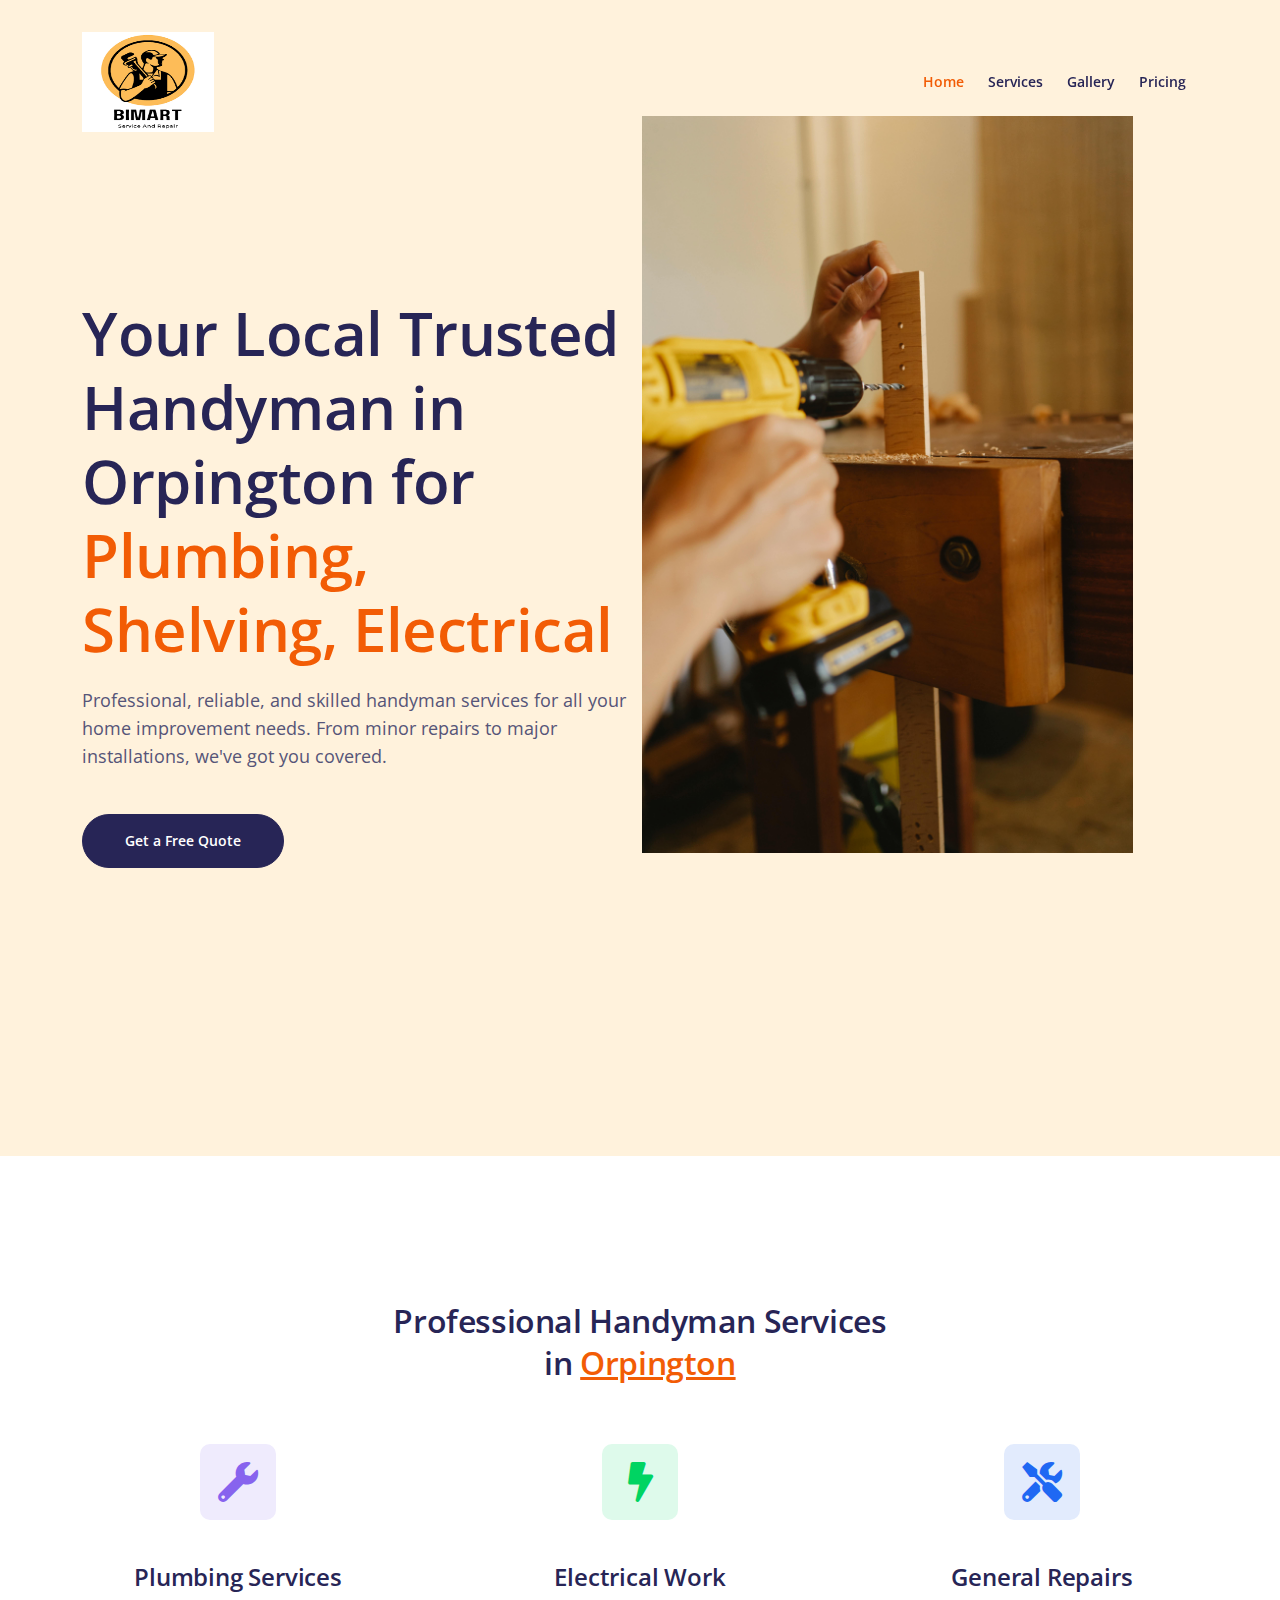
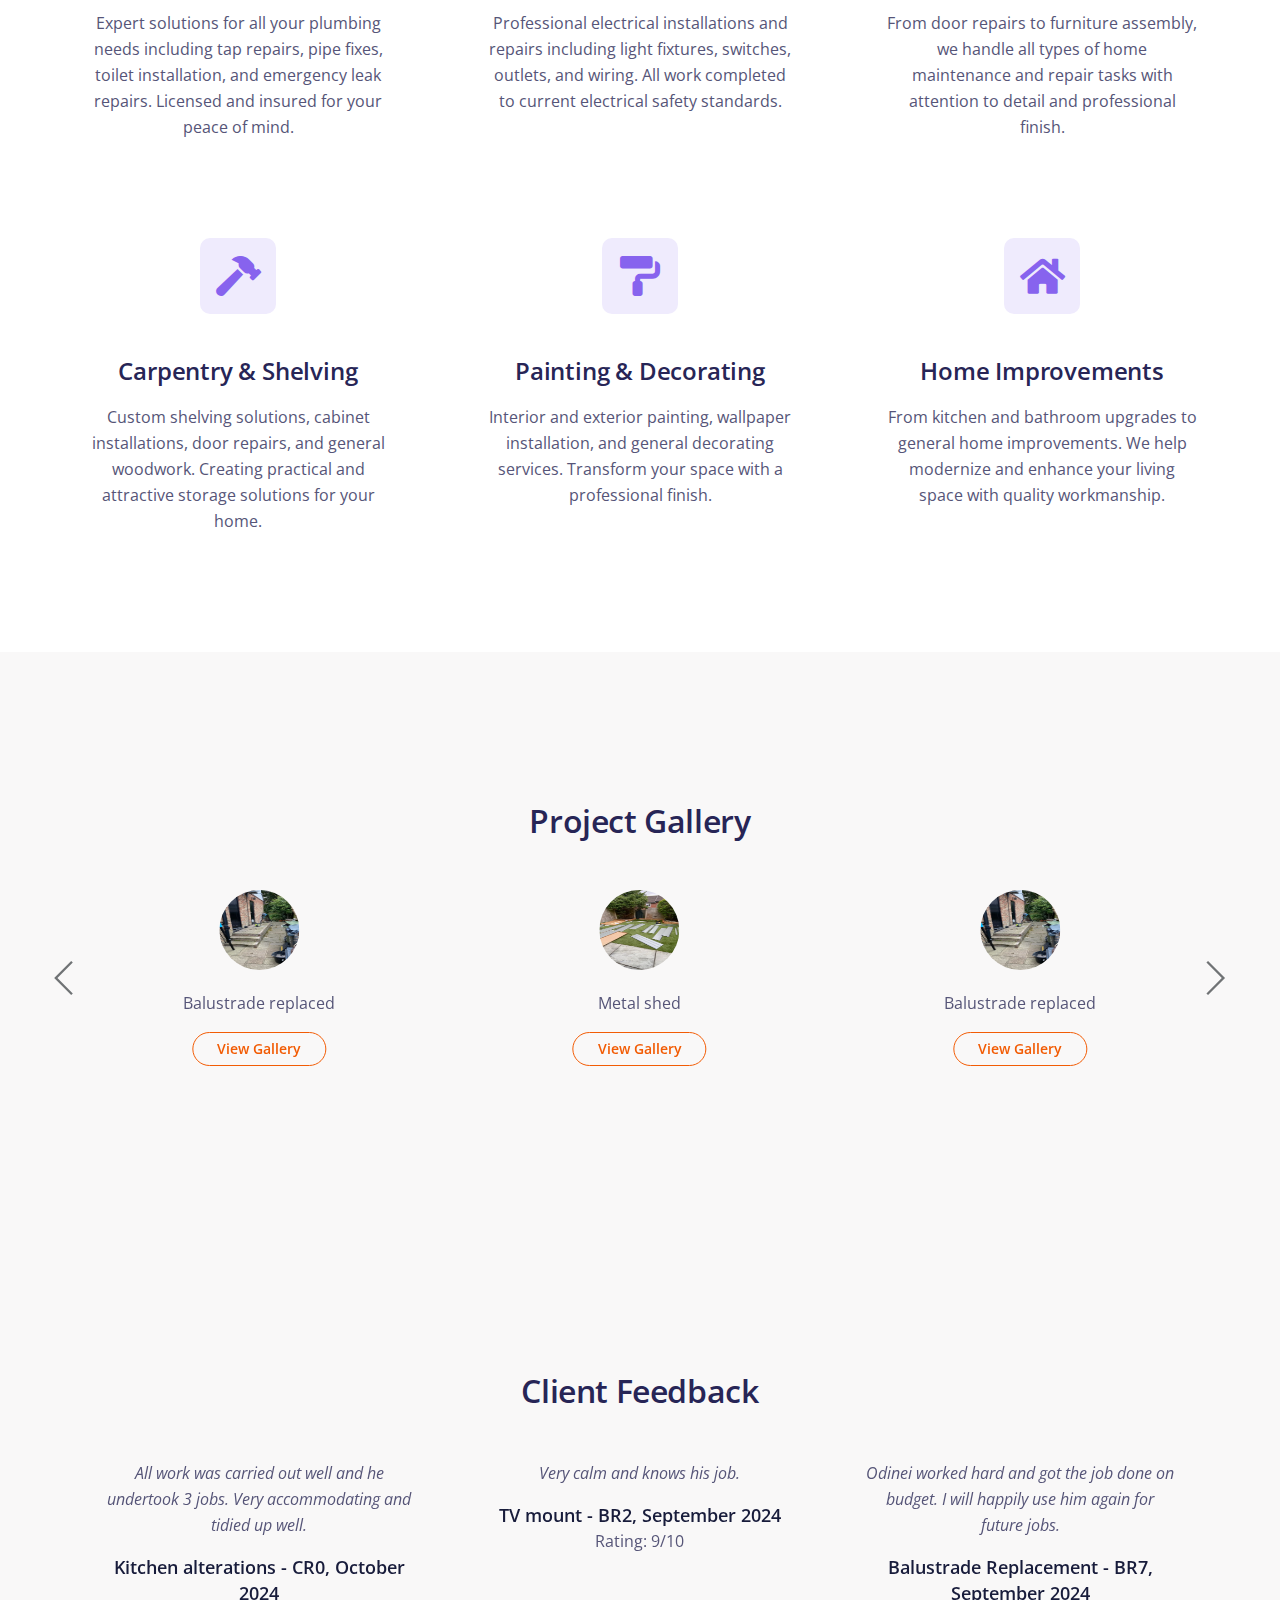
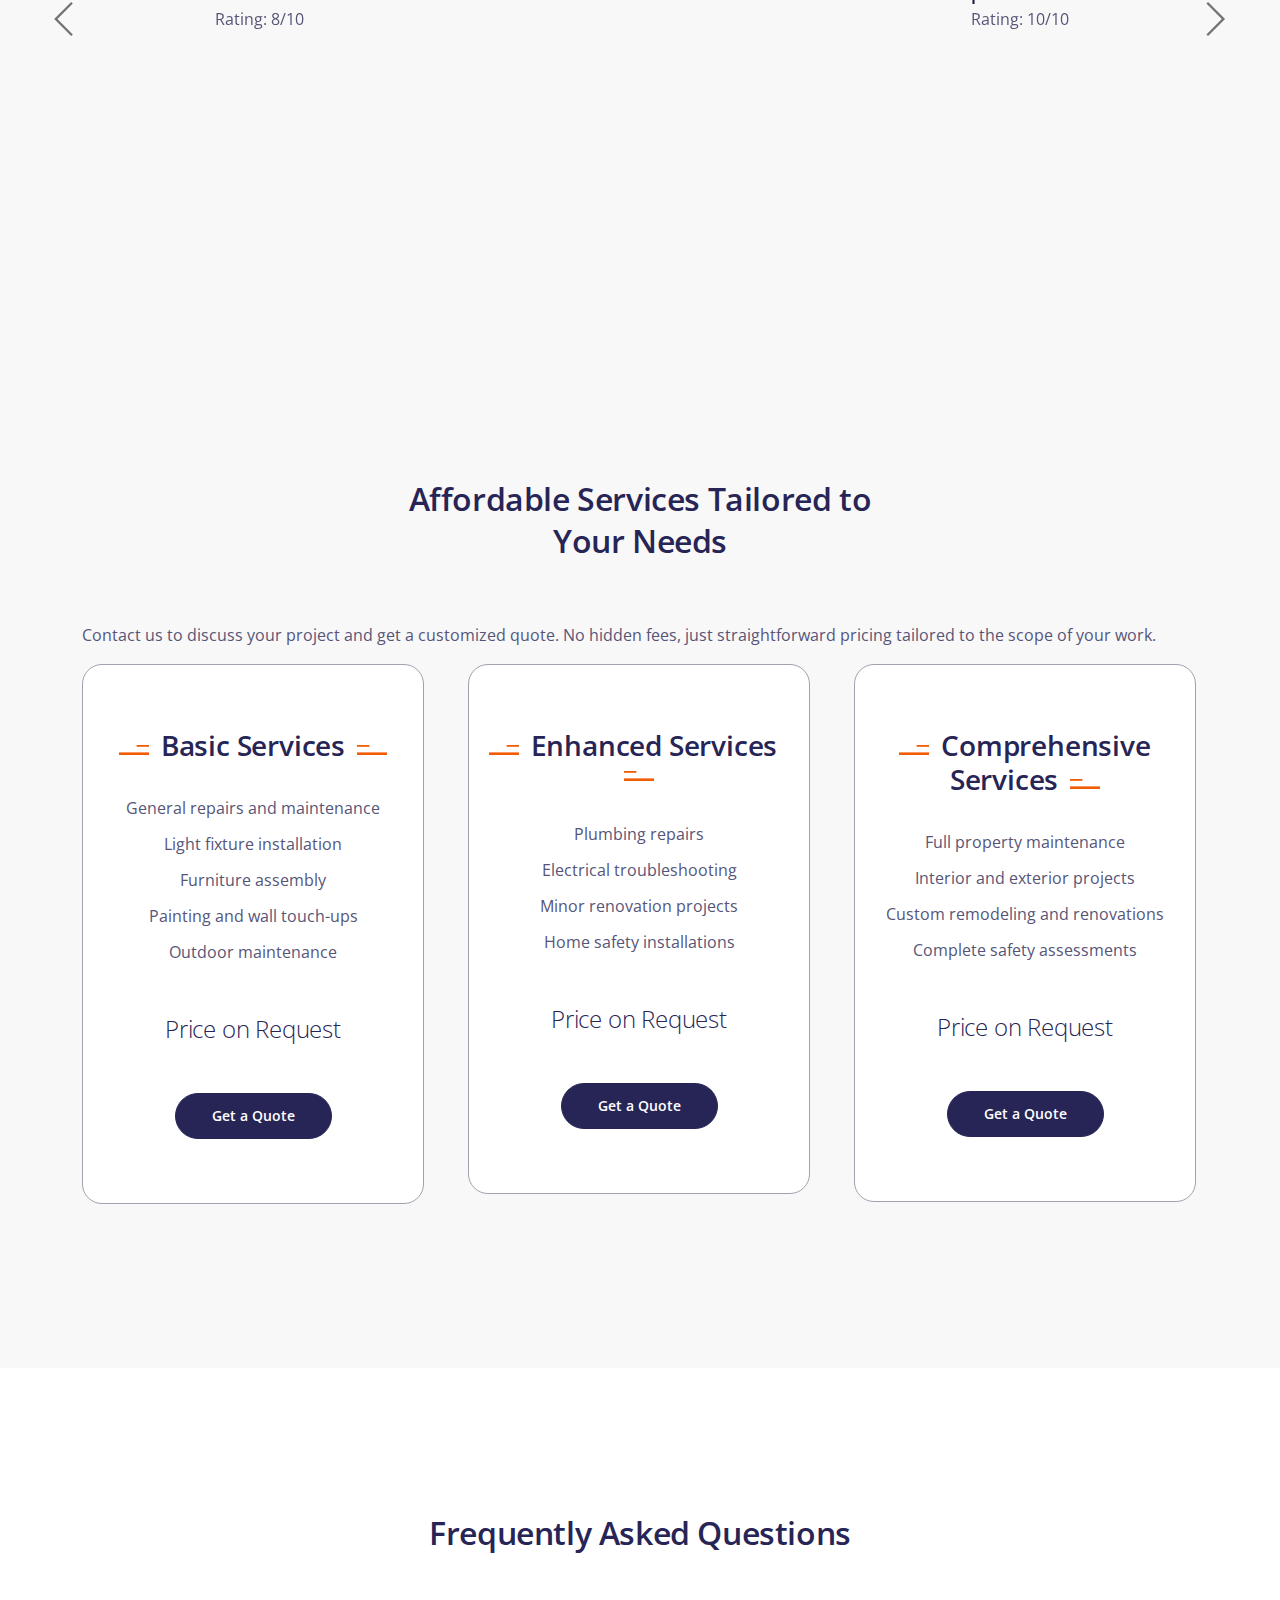
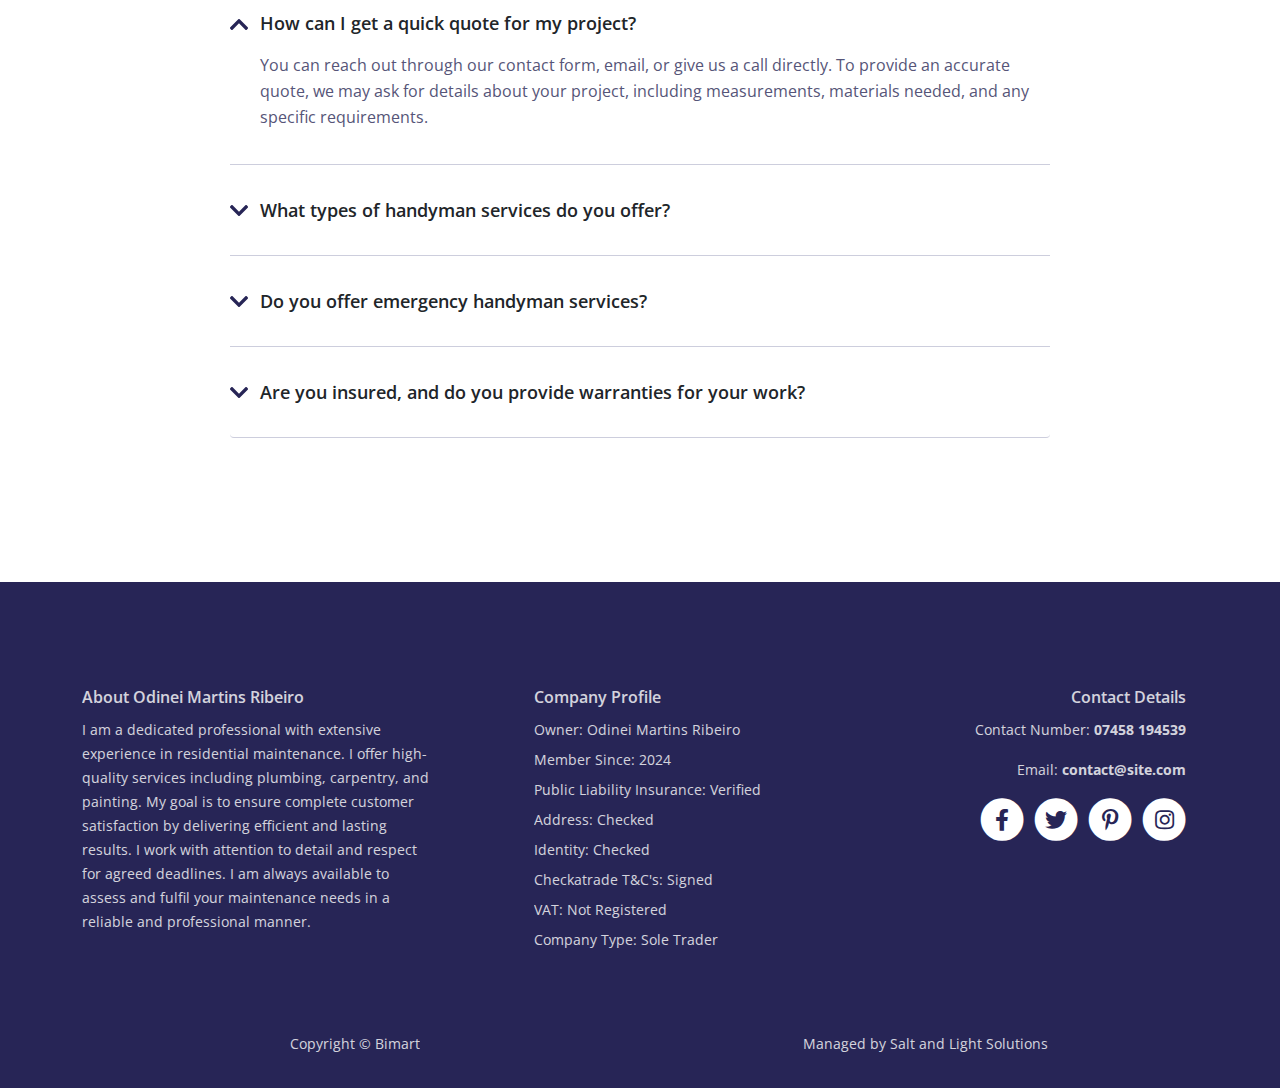
<file: index.html>
<!DOCTYPE html>
<html lang="en">
    <head>
        <meta charset="utf-8">
        <meta name="viewport" content="width=device-width, initial-scale=1, shrink-to-fit=no">
        
        <!-- SEO Meta Tags -->
        <meta name="description" content="Your description">
        <meta name="author" content="Your name">

        <!-- OG Meta Tags to improve the way the post looks when you share the page on Facebook, Twitter, LinkedIn -->
        <meta property="og:site_name" content="" /> <!-- website name -->
        <meta property="og:site" content="" /> <!-- website link -->
        <meta property="og:title" content=""/> <!-- title shown in the actual shared post -->
        <meta property="og:description" content="" /> <!-- description shown in the actual shared post -->
        <meta property="og:image" content="" /> <!-- image link, make sure it's jpg -->
        <meta property="og:url" content="" /> <!-- where do you want your post to link to -->
        <meta name="twitter:card" content="summary_large_image"> <!-- to have large image post format in Twitter -->

        <!-- Webpage Title -->
        <title>Bimart</title>
        
        <!-- Styles -->
        <link href="https://fonts.googleapis.com/css2?family=Open+Sans:ital,wght@0,400;0,600;1,400&display=swap" rel="stylesheet">
        <link href="css/bootstrap.min.css" rel="stylesheet">
        <link href="css/fontawesome-all.min.css" rel="stylesheet">
        <link href="css/swiper.css" rel="stylesheet">
        <link href="css/styles.css" rel="stylesheet">
        
        <!-- Favicon  -->
        <link rel="icon" href="images/favicon.png">
    </head>
    <body data-bs-spy="scroll" data-bs-target="#navbarExample">
        
        <!-- Navigation -->
        <nav id="navbarExample" class="navbar navbar-expand-lg fixed-top navbar-light" aria-label="Main navigation">
            <div class="container">

                <!-- Image Logo -->
                <a class="navbar-brand logo-image" href="index.html"><img src="images/bimart_logo.png" alt="alternative"></a> 

                <!-- Text Logo - Use this if you don't have a graphic logo -->
                <!-- <a class="navbar-brand logo-text" href="index.html">Bimart</a> -->

                <button class="navbar-toggler p-0 border-0" type="button" id="navbarSideCollapse" aria-label="Toggle navigation">
                    <span class="navbar-toggler-icon"></span>
                </button>

                <div class="navbar-collapse offcanvas-collapse" id="navbarsExampleDefault">
                    <ul class="navbar-nav ms-auto navbar-nav-scroll">
                        <li class="nav-item">
                            <a class="nav-link active" aria-current="page" href="#header">Home</a>
                        </li>
                        <li class="nav-item">
                            <a class="nav-link" href="#services">Services</a>
                        </li>
                        <li class="nav-item">
                            <a class="nav-link" href="#gallery">Gallery</a>
                        </li>
                        <li class="nav-item">
                            <a class="nav-link" href="#pricing">Pricing</a>
                        </li>
<!--                        <li class="nav-item dropdown">-->
<!--                            <a class="nav-link dropdown-toggle" href="#" id="dropdown01" data-bs-toggle="dropdown" aria-expanded="false">Drop</a>-->
<!--                            <ul class="dropdown-menu" aria-labelledby="dropdown01">-->
<!--                                <li><a class="dropdown-item" href="article.html">Article Details</a></li>-->
<!--                                <li><div class="dropdown-divider"></div></li>-->
<!--                                <li><a class="dropdown-item" href="terms.html">Terms Conditions</a></li>-->
<!--                                <li><div class="dropdown-divider"></div></li>-->
<!--                                <li><a class="dropdown-item" href="privacy.html">Privacy Policy</a></li>-->
<!--                            </ul>-->
<!--                        </li>-->
                    </ul>
<!--                    <span class="nav-item">-->
<!--                        <a class="btn-outline-sm" href="log-in.html">Log in</a>-->
<!--                    </span>-->
                </div> <!-- end of navbar-collapse -->
            </div> <!-- end of container -->
        </nav> <!-- end of navbar -->
        <!-- end of navigation -->

        
<!--        &lt;!&ndash; Header &ndash;&gt;-->
<!--        <header id="header" class="header">-->
<!--            <div class="container">-->
<!--                <div class="row">-->
<!--                    <div class="col-lg-6">-->
<!--                        <div class="text-container">-->
<!--                            <h1 class="h1-large">The #1 CRM app for <span class="replace-me">small business, young startups, bootstrappers</span></h1>-->
<!--                            <p class="p-large">Lorem ipsum dolor sit amet, consectetur adipiscing elit. Ut dignissim, neque ut vanic barem ultrices sollicitudin</p>-->
<!--                            <a class="btn-solid-lg" href="sign-up.html">Sign up for free</a>-->
<!--                        </div> &lt;!&ndash; end of text-container &ndash;&gt;-->
<!--                    </div> &lt;!&ndash; end of col &ndash;&gt;-->
<!--                    <div class="col-lg-6">-->
<!--                        <div class="image-container">-->
<!--                            <img class="img-fluid" src="images/header-illustration.svg" alt="alternative">-->
<!--                        </div> &lt;!&ndash; end of image-container &ndash;&gt;-->
<!--                    </div> &lt;!&ndash; end of col &ndash;&gt;-->
<!--                </div> &lt;!&ndash; end of row &ndash;&gt;-->
<!--            </div> &lt;!&ndash; end of container &ndash;&gt;-->
<!--        </header> &lt;!&ndash; end of header &ndash;&gt;-->
<!--        &lt;!&ndash; end of header &ndash;&gt;-->

<!--        <header id="header2" class="header">-->
<!--            <div class="container">-->
<!--                <div class="row">-->
<!--                    <div class="col-lg-6">-->
<!--                        <div class="text-container">-->
<!--                            <h1 class="h1-large">Reliable Handyman Services in Orpington</h1>-->
<!--                            <p class="p-large">Professional plumbing, electrical work, shelving, and more – your trusted local expert for every household need.</p>-->
<!--                            <a class="btn-solid-lg" href="contact.html">Get a Free Quote</a>-->
<!--                        </div> &lt;!&ndash; end of text-container &ndash;&gt;-->
<!--                    </div> &lt;!&ndash; end of col &ndash;&gt;-->
<!--                    <div class="col-lg-6">-->
<!--                        <div class="image-container">-->
<!--                            <img class="img-fluid" src="images/handyman-services.svg" alt="Handyman Services">-->
<!--                        </div> &lt;!&ndash; end of image-container &ndash;&gt;-->
<!--                    </div> &lt;!&ndash; end of col &ndash;&gt;-->
<!--                </div> &lt;!&ndash; end of row &ndash;&gt;-->
<!--            </div> &lt;!&ndash; end of container &ndash;&gt;-->
<!--        </header> &lt;!&ndash; end of header &ndash;&gt;-->

<!--        <header id="header2" class="header">-->
<!--            <div class="container">-->
<!--                <div class="row">-->
<!--                    <div class="col-lg-6">-->
<!--                        <div class="text-container">-->
<!--                            <h1 class="h1-large">Your Local Handyman in Orpington</h1>-->
<!--                            <p class="p-large">Expert plumbing, electrical work, shelving and more.  Reliable and professional service at competitive rates.</p>-->
<!--                            <a class="btn-solid-lg" href="contact.html">Get a Free Quote</a>-->
<!--                        </div>-->
<!--                    </div>-->
<!--                    <div class="col-lg-6">-->
<!--                        <div class="image-container">-->
<!--                            <img class="img-fluid" src="images/handyman-tools.jpg" alt="Handyman Tools">-->
<!--                        </div>-->
<!--                    </div>-->
<!--                </div>-->
<!--            </div>-->
<!--        </header>-->

<!--        <header id="header3" class="header">-->
<!--            <div class="container">-->
<!--                <div class="row">-->
<!--                    <div class="col-lg-6">-->
<!--                        <div class="text-container">-->
<!--                            <h1 class="h1-large">Expert Home Maintenance & Repairs in Orpington</h1>-->
<!--                            <p class="p-large">Professional plumbing, electrical work, and general handyman services delivered with reliability and craftsmanship. Serving Orpington and surrounding areas.</p>-->
<!--                            <a class="btn-solid-lg" href="contact.html">Get Free Quote</a>-->
<!--                        </div> &lt;!&ndash; end of text-container &ndash;&gt;-->
<!--                    </div> &lt;!&ndash; end of col &ndash;&gt;-->
<!--                    <div class="col-lg-6">-->
<!--                        <div class="image-container">-->
<!--                            <img class="img-fluid" src="images/handyman-tools.svg" alt="Professional handyman services in Orpington">-->
<!--                        </div> &lt;!&ndash; end of image-container &ndash;&gt;-->
<!--                    </div> &lt;!&ndash; end of col &ndash;&gt;-->
<!--                </div> &lt;!&ndash; end of row &ndash;&gt;-->
<!--            </div> &lt;!&ndash; end of container &ndash;&gt;-->
<!--        </header> &lt;!&ndash; end of header &ndash;&gt;-->


        <header id="header" class="header">
            <div class="container">
                <div class="row">
                    <div class="col-lg-6">
                        <div class="text-container">
                            <h1 class="h1-large">Your Local Trusted Handyman in Orpington for <span class="replace-me2">Plumbing, Shelving, Electrical</span></h1>
                            <p class="p-large">Professional, reliable, and skilled handyman services for all your home improvement needs. From minor repairs to major installations, we've got you covered.</p>
                            <a class="btn-solid-lg" href="contact.html">Get a Free Quote</a>
                        </div> <!-- end of text-container -->
                    </div> <!-- end of col -->
                    <div class="col-lg-6">
                        <div class="image-container">
                            <img class="img-fluid" src="images/hero1.jpg" alt="Handyman tools illustration" style="max-width: 90%; height: auto;">
                        </div> <!-- end of image-container -->
                    </div> <!-- end of col -->
                </div> <!-- end of row -->
            </div> <!-- end of container -->
        </header> <!-- end of header -->


<!--        &lt;!&ndash; services &ndash;&gt;-->
<!--        <div id="services" class="cards-1">-->
<!--            <div class="container">-->
<!--                <div class="row">-->
<!--                    <div class="col-lg-12">-->
<!--                        <h2 class="h2-heading">Bimart CRM application is packed with <span>awesome features</span></h2>-->
<!--                    </div> &lt;!&ndash; end of col &ndash;&gt;-->
<!--                </div> &lt;!&ndash; end of row &ndash;&gt;-->
<!--                <div class="row">-->
<!--                    <div class="col-lg-12">-->
<!--                        -->
<!--                        &lt;!&ndash; Card &ndash;&gt;-->
<!--                        <div class="card">-->
<!--                            <div class="card-icon">-->
<!--                                <span class="fas fa-headphones-alt"></span>-->
<!--                            </div>-->
<!--                            <div class="card-body">-->
<!--                                <h4 class="card-title">Customer Lists</h4>-->
<!--                                <p>Et blandit nisl libero at arcu. Donec ac lectus sed tellus mollis viverra. Nullam pharetra ante at nunc elementum</p>-->
<!--                            </div>-->
<!--                        </div>-->
<!--                        &lt;!&ndash; end of card &ndash;&gt;-->

<!--                        &lt;!&ndash; Card &ndash;&gt;-->
<!--                        <div class="card">-->
<!--                            <div class="card-icon green">-->
<!--                                <span class="far fa-clipboard"></span>-->
<!--                            </div>-->
<!--                            <div class="card-body">-->
<!--                                <h4 class="card-title">Sales Tracking</h4>-->
<!--                                <p>Vulputate nibh feugiat. Morbi pellent diam nec libero lacinia, sed ultrices velit scelerisque. Nunc placerat justo sem</p>-->
<!--                            </div>-->
<!--                        </div>-->
<!--                        &lt;!&ndash; end of card &ndash;&gt;-->

<!--                        &lt;!&ndash; Card &ndash;&gt;-->
<!--                        <div class="card">-->
<!--                            <div class="card-icon blue">-->
<!--                                <span class="far fa-comments"></span>-->
<!--                            </div>-->
<!--                            <div class="card-body">-->
<!--                                <h4 class="card-title">Reporting Tool</h4>-->
<!--                                <p>Ety suscipit metus sollicitudin euqu isq imperdiet nibh nec magna tincidunt, nec pala vehicula neque sodales verum</p>-->
<!--                            </div>-->
<!--                        </div>-->
<!--                        &lt;!&ndash; end of card &ndash;&gt;-->

<!--                    </div> &lt;!&ndash; end of col &ndash;&gt;-->
<!--                </div> &lt;!&ndash; end of row &ndash;&gt;-->
<!--            </div> &lt;!&ndash; end of container &ndash;&gt;-->
<!--        </div> &lt;!&ndash; end of cards-1 &ndash;&gt;-->
<!--        &lt;!&ndash; end of services &ndash;&gt;-->

        <!-- services -->
        <div id="services" class="cards-1">
            <div class="container">
                <div class="row">
                    <div class="col-lg-12">
                        <h2 class="h2-heading">Professional Handyman Services in <span>Orpington</span></h2>
                    </div> <!-- end of col -->
                </div> <!-- end of row -->
                <div class="row">
                    <div class="col-lg-12">

                        <!-- Card -->
                        <div class="card">
                            <div class="card-icon">
                                <span class="fas fa-wrench"></span>
                            </div>
                            <div class="card-body">
                                <h4 class="card-title">Plumbing Services</h4>
                                <p>Expert solutions for all your plumbing needs including tap repairs, pipe fixes, toilet installation, and emergency leak repairs. Licensed and insured for your peace of mind.</p>
                            </div>
                        </div>
                        <!-- end of card -->

                        <!-- Card -->
                        <div class="card">
                            <div class="card-icon green">
                                <span class="fas fa-bolt"></span>
                            </div>
                            <div class="card-body">
                                <h4 class="card-title">Electrical Work</h4>
                                <p>Professional electrical installations and repairs including light fixtures, switches, outlets, and wiring. All work completed to current electrical safety standards.</p>
                            </div>
                        </div>
                        <!-- end of card -->

                        <!-- Card -->
                        <div class="card">
                            <div class="card-icon blue">
                                <span class="fas fa-tools"></span>
                            </div>
                            <div class="card-body">
                                <h4 class="card-title">General Repairs</h4>
                                <p>From door repairs to furniture assembly, we handle all types of home maintenance and repair tasks with attention to detail and professional finish.</p>
                            </div>
                        </div>
                        <!-- end of card -->

                        <!-- Card -->
                        <div class="card">
                            <div class="card-icon purple">
                                <span class="fas fa-hammer"></span>
                            </div>
                            <div class="card-body">
                                <h4 class="card-title">Carpentry & Shelving</h4>
                                <p>Custom shelving solutions, cabinet installations, door repairs, and general woodwork. Creating practical and attractive storage solutions for your home.</p>
                            </div>
                        </div>
                        <!-- end of card -->

                        <!-- Card -->
                        <div class="card">
                            <div class="card-icon red">
                                <span class="fas fa-paint-roller"></span>
                            </div>
                            <div class="card-body">
                                <h4 class="card-title">Painting & Decorating</h4>
                                <p>Interior and exterior painting, wallpaper installation, and general decorating services. Transform your space with a professional finish.</p>
                            </div>
                        </div>
                        <!-- end of card -->

                        <!-- Card -->
                        <div class="card">
                            <div class="card-icon orange">
                                <span class="fas fa-home"></span>
                            </div>
                            <div class="card-body">
                                <h4 class="card-title">Home Improvements</h4>
                                <p>From kitchen and bathroom upgrades to general home improvements. We help modernize and enhance your living space with quality workmanship.</p>
                            </div>
                        </div>
                        <!-- end of card -->

                    </div> <!-- end of col -->
                </div> <!-- end of row -->
            </div> <!-- end of container -->
        </div> <!-- end of cards-1 -->
        <!-- end of services -->



<!--                &lt;!&ndash; Details 1 &ndash;&gt;-->
<!--        <div id="details" class="basic-1 bg-gray">-->
<!--            <div class="container">-->
<!--                <div class="row">-->
<!--                    <div class="col-lg-6 col-xl-5">-->
<!--                        <div class="text-container">-->
<!--                            <h2>Manage your customer’s expectations and get them to trust you</h2>-->
<!--                            <p>Vestibulum ullamcorper augue ex, imperdiet tincidunt tellus bibendum inconsectetur rutrum mauris orbi scelerisque cursus augue, ac suscipit sem mattis at ut suscipit</p>-->
<!--                            <a class="btn-solid-reg" data-bs-toggle="modal" data-bs-target="#staticBackdrop">Modal</a>-->
<!--                        </div> &lt;!&ndash; end of text-container &ndash;&gt;-->
<!--                    </div> &lt;!&ndash; end of col &ndash;&gt;-->
<!--                    <div class="col-lg-6 col-xl-7">-->
<!--                        <div class="image-container">-->
<!--                            <img class="img-fluid" src="images/details-1.svg" alt="alternative">-->
<!--                        </div> &lt;!&ndash; end of image-container &ndash;&gt;-->
<!--                    </div> &lt;!&ndash; end of col &ndash;&gt;-->
<!--                </div> &lt;!&ndash; end of row &ndash;&gt;-->
<!--            </div> &lt;!&ndash; end of container &ndash;&gt;-->
<!--        </div> &lt;!&ndash; end of basic-1 &ndash;&gt;-->
<!--        &lt;!&ndash; end of details 1 &ndash;&gt;-->


<!--        &lt;!&ndash; Details Modal &ndash;&gt;-->
<!--        <div id="staticBackdrop" class="modal fade" tabindex="-1" aria-hidden="true">-->
<!--            <div class="modal-dialog">-->
<!--                <div class="modal-content">-->
<!--                    <div class="row">-->
<!--                        <button type="button" class="btn-close" data-bs-dismiss="modal" aria-label="Close"></button>-->
<!--                        <div class="col-lg-8">-->
<!--                            <div class="image-container">-->
<!--                                <img class="img-fluid" src="images/details-modal.jpg" alt="alternative">-->
<!--                            </div> &lt;!&ndash; end of image-container &ndash;&gt;-->
<!--                        </div> &lt;!&ndash; end of col &ndash;&gt;-->
<!--                        <div class="col-lg-4">-->
<!--                            <h3>Goals Setting</h3>-->
<!--                            <hr>-->
<!--                            <p>In gravida at nunc sodales pretium. Vivamus semper, odio vitae mattis auctor, elit elit semper magna ac tum nico vela spider</p>-->
<!--                            <h4>User Feedback</h4>-->
<!--                            <p>Sapien vitae eros. Praesent ut erat a tellus posuere nisi more thico cursus pharetra finibus posuere nisi. Vivamus feugiat</p>-->
<!--                            <ul class="list-unstyled li-space-lg">-->
<!--                                <li class="d-flex">-->
<!--                                    <i class="fas fa-chevron-right"></i>-->
<!--                                    <div class="flex-grow-1">Tincidunt sem vel brita bet mala</div>-->
<!--                                </li>-->
<!--                                <li class="d-flex">-->
<!--                                    <i class="fas fa-chevron-right"></i>-->
<!--                                    <div class="flex-grow-1">Sapien condimentum sacoz sil necr</div>-->
<!--                                </li>-->
<!--                                <li class="d-flex">-->
<!--                                    <i class="fas fa-chevron-right"></i>-->
<!--                                    <div class="flex-grow-1">Fusce interdum nec ravon fro urna</div>-->
<!--                                </li>-->
<!--                                <li class="d-flex">-->
<!--                                    <i class="fas fa-chevron-right"></i>-->
<!--                                    <div class="flex-grow-1">Integer pulvinar biolot bat tortor</div>-->
<!--                                </li>-->
<!--                                <li class="d-flex">-->
<!--                                    <i class="fas fa-chevron-right"></i>-->
<!--                                    <div class="flex-grow-1">Id ultricies fringilla fangor raq trinit</div>-->
<!--                                </li>-->
<!--                            </ul>-->
<!--                            <a id="modalCtaBtn" class="btn-solid-reg" href="#your-link">Details</a>-->
<!--                            <button type="button" class="btn-outline-reg" data-bs-dismiss="modal">Close</button>-->
<!--                        </div> &lt;!&ndash; end of col &ndash;&gt;-->
<!--                    </div> &lt;!&ndash; end of row &ndash;&gt;-->
<!--                </div> &lt;!&ndash; end of modal-content &ndash;&gt;-->
<!--            </div> &lt;!&ndash; end of modal-dialog &ndash;&gt;-->
<!--        </div> &lt;!&ndash; end of modal &ndash;&gt;-->
<!--        &lt;!&ndash; end of details modal &ndash;&gt;-->


<!--        &lt;!&ndash; Details 2 &ndash;&gt;-->
<!--        <div class="basic-2">-->
<!--            <div class="container">-->
<!--                <div class="row">-->
<!--                    <div class="col-lg-6">-->
<!--                        <div class="image-container">-->
<!--                            <img class="img-fluid" src="images/details-2.png" alt="alternative">-->
<!--                        </div> &lt;!&ndash; end of image-container &ndash;&gt;-->
<!--                    </div> &lt;!&ndash; end of col &ndash;&gt;-->
<!--                    <div class="col-lg-6">-->
<!--                        <div class="text-container">-->
<!--                            <h2>Anyone can start using the app with minimum skills</h2>-->
<!--                            <p>Velit dictum non proin egestas convallis nunc, eu auctor massa. Nam hendrerit, eros ut viverra lobortis, mauris nisi porta risus, placerat dignissim tellus auctor masse</p>-->
<!--                            <ul class="list-unstyled li-space-lg">-->
<!--                                <li class="d-flex">-->
<!--                                    <i class="fas fa-square"></i>-->
<!--                                    <div class="flex-grow-1">Fusce ipsum augue, ultrices rutrum est accel, pulvin</div>-->
<!--                                </li>-->
<!--                                <li class="d-flex">-->
<!--                                    <i class="fas fa-square"></i>-->
<!--                                    <div class="flex-grow-1">Fermentum elit. Vestibulum cursuso bibendum viverra</div>-->
<!--                                </li>-->
<!--                                <li class="d-flex">-->
<!--                                    <i class="fas fa-square"></i>-->
<!--                                    <div class="flex-grow-1">Quisque blandit pulvinar metus, eu sta malesuada</div>-->
<!--                                </li>-->
<!--                            </ul>-->
<!--                        </div> &lt;!&ndash; end of text-container &ndash;&gt;-->
<!--                    </div> &lt;!&ndash; end of col &ndash;&gt;-->
<!--                </div> &lt;!&ndash; end of row &ndash;&gt;-->
<!--            </div> &lt;!&ndash; end of container &ndash;&gt;-->
<!--        </div> &lt;!&ndash; end of basic-2 &ndash;&gt;-->
<!--        &lt;!&ndash; end of details 2 &ndash;&gt;-->



        <!-- Project Images Slider -->
        <div id="gallery" class="slider-1 bg-gray">
            <div class="container">
                <div class="row">
                    <div class="col-lg-12">
                        <h2 class="h2-heading">Project Gallery</h2>
                    </div>
                </div>
                <div class="row">
                    <div class="col-lg-12">
                        <!-- Card Slider -->
                        <div class="slider-container">
                            <div class="swiper-container card-slider">
                                <div class="swiper-wrapper" id="project-slider">
                                    <!-- Dynamic slides will be inserted here by JavaScript -->
                                </div>
                                <!-- Add Arrows -->
                                <div class="swiper-button-next"></div>
                                <div class="swiper-button-prev"></div>
                            </div>
                        </div>
                    </div>
                </div>
            </div>
        </div>

        <script>
            // JavaScript to dynamically load images
            const projects = [
                { name: "Balustrade replaced", path: "images/project/images/Balustrade replaced" },
                { name: "Metal shed", path: "images/project/images/Metal shed" },
            ];

            const sliderContainer = document.getElementById("project-slider");

            projects.forEach(project => {
                // Thumbnail slide for each project
                const slide = document.createElement("div");
                slide.classList.add("swiper-slide");
                slide.innerHTML = `
            <div class="card">
                <img class="card-image" src="${project.path}/thumbnail.webp" alt="${project.name}">
                <div class="card-body">
                    <p class="project-title">${project.name}</p>
                    <button class="btn-outline-sm" onclick="showGallery('${project.path}')">View Gallery</button>
                </div>
            </div>
        `;
                sliderContainer.appendChild(slide);
            });

            // Function to open the gallery view for a project
            function showGallery(projectPath) {
                // Gallery modal or lightbox implementation to show all images in the project folder
                // This example assumes the projectPath contains files named 1.webp, 2.webp, etc.
                let galleryHtml = '';
                for (let i = 1; i <= 5; i++) {
                    const imgSrc = `${projectPath}/${i}.webp`;
                    galleryHtml += `<img src="${imgSrc}" alt="Project Image ${i}" class="gallery-image">`;
                }

                // Display galleryHtml in a modal or lightbox (implement modal HTML as needed)
                document.getElementById("galleryModalContent").innerHTML = galleryHtml;
                document.getElementById("galleryModal").style.display = "block";
            }
        </script>

        <!-- Gallery Modal (Hidden initially) -->
        <div id="galleryModal" class="modal">
            <span class="close" onclick="document.getElementById('galleryModal').style.display='none'">&times;</span>
            <div class="modal-content" id="galleryModalContent"></div>
        </div>

        <style>
            /* Add some basic modal styling */
            .modal { display: none; position: fixed; top: 0; left: 0; width: 100%; height: 100%; overflow: auto; background-color: rgba(0,0,0,0.8); }
            .modal-content { margin: 10% auto; padding: 20px; width: 80%; text-align: center; }
            .close { position: absolute; top: 15px; right: 35px; color: #fff; font-size: 40px; font-weight: bold; cursor: pointer; }
            .gallery-image { max-width: 100%; height: auto; margin: 10px; }
        </style>


        <!-- Testimonials -->
        <div class="slider-1 bg-gray">
            <div class="container">
                <div class="row">
                    <div class="col-lg-12">
                        <h2 class="h2-heading">Client Feedback</h2>
                    </div>
                </div>
                <div class="row">
                    <div class="col-lg-12">
                        <!-- Card Slider -->
                        <div class="slider-container">
                            <div class="swiper-container card-slider">
                                <div class="swiper-wrapper">
                                    <!-- Slide -->
                                    <div class="swiper-slide">
                                        <div class="card">
                                            <div class="card-body">
                                                <p class="testimonial-text">All work was carried out well and he undertook 3 jobs. Very accommodating and tidied up well.</p>
                                                <p class="testimonial-author">Kitchen alterations - CR0, October 2024</p>
                                                <p class="testimonial-rating">Rating: 8/10</p>
                                            </div>
                                        </div>
                                    </div>
                                    <!-- Slide -->
                                    <div class="swiper-slide">
                                        <div class="card">
                                            <div class="card-body">
                                                <p class="testimonial-text">Very calm and knows his job.</p>
                                                <p class="testimonial-author">TV mount - BR2, September 2024</p>
                                                <p class="testimonial-rating">Rating: 9/10</p>
                                            </div>
                                        </div>
                                    </div>
                                    <!-- Slide -->
                                    <div class="swiper-slide">
                                        <div class="card">
                                            <div class="card-body">
                                                <p class="testimonial-text">Odinei worked hard and got the job done on budget. I will happily use him again for future jobs.</p>
                                                <p class="testimonial-author">Balustrade Replacement - BR7, September 2024</p>
                                                <p class="testimonial-rating">Rating: 10/10</p>
                                            </div>
                                        </div>
                                    </div>
                                    <!-- Slide -->
                                    <div class="swiper-slide">
                                        <div class="card">
                                            <div class="card-body">
                                                <p class="testimonial-text">I would highly recommend Odinei. He came at short notice, quoted and completed my job all on the same day. He was very polite, helpful, thorough and tidy. Would not hesitate to use his services again. Thanks.</p>
                                                <p class="testimonial-author">Balcony rail installation - BR6, August 2024</p>
                                                <p class="testimonial-rating">Rating: 10/10</p>
                                            </div>
                                        </div>
                                    </div>
                                    <!-- Slide -->
                                    <div class="swiper-slide">
                                        <div class="card">
                                            <div class="card-body">
                                                <p class="testimonial-text">He came to give a quote and immediately repaired as it was a small job and he was available. He was polite and suggested an affordable solution. He was also willing to listen to my request for a smoother finish. We really appreciate that he finished the job in one afternoon.</p>
                                                <p class="testimonial-author">Repair and repaint of door frame, repaired wooden post - DA14, August 2024</p>
                                                <p class="testimonial-rating">Rating: 8.5/10</p>
                                            </div>
                                        </div>
                                    </div>
                                    <!-- Slide -->
                                    <div class="swiper-slide">
                                        <div class="card">
                                            <div class="card-body">
                                                <p class="testimonial-text">Ojney was very polite and was extremely hard working. Was very flexible to help us with fixing a new radiator to installing a new cabinet for our washing machine to fixing door handles with lock and fixing broken down lights. I would recommend him highly.</p>
                                                <p class="testimonial-author">Kitchen and Bathroom repairs - BR6, August 2024</p>
                                                <p class="testimonial-rating">Rating: 10/10</p>
                                            </div>
                                        </div>
                                    </div>
                                </div>
                                <!-- Add Arrows -->
                                <div class="swiper-button-next"></div>
                                <div class="swiper-button-prev"></div>
                            </div>
                        </div>
                    </div>
                </div>
            </div>
        </div>

<!--        &lt;!&ndash; Testimonials &ndash;&gt;-->
<!--        <div class="slider-1 bg-gray">-->
<!--            <div class="container">-->
<!--                <div class="row">-->
<!--                    <div class="col-lg-12">-->
<!--                        <h2 class="h2-heading">Few words from our clients</h2>-->
<!--                    </div> &lt;!&ndash; end of col &ndash;&gt;-->
<!--                </div> &lt;!&ndash; end of row &ndash;&gt;-->
<!--                <div class="row">-->
<!--                    <div class="col-lg-12">-->

<!--                        &lt;!&ndash; Card Slider &ndash;&gt;-->
<!--                        <div class="slider-container">-->
<!--                            <div class="swiper-container card-slider">-->
<!--                                <div class="swiper-wrapper">-->

<!--                                    &lt;!&ndash; Slide &ndash;&gt;-->
<!--                                    <div class="swiper-slide">-->
<!--                                        <div class="card">-->
<!--                                            <img class="card-image" src="images/testimonial-1.jpg" alt="alternative">-->
<!--                                            <div class="card-body">-->
<!--                                                <p class="testimonial-text">Tortor sodales eget. Vivamus imperdiet leo eu risus tincidunt uris. Proin placerat, urna hendrerit placerat erase convallis</p>-->
<!--                                                <p class="testimonial-author">Jude Thorn - Designer</p>-->
<!--                                            </div>-->
<!--                                        </div>-->
<!--                                    </div> &lt;!&ndash; end of swiper-slide &ndash;&gt;-->
<!--                                    &lt;!&ndash; end of slide &ndash;&gt;-->

<!--                                    &lt;!&ndash; Slide &ndash;&gt;-->
<!--                                    <div class="swiper-slide">-->
<!--                                        <div class="card">-->
<!--                                            <img class="card-image" src="images/testimonial-2.jpg" alt="alternative">-->
<!--                                            <div class="card-body">-->
<!--                                                <p class="testimonial-text">Eros volutpat ante mauris euismod sem, ut varius nisi lectus in urna. Integer luctus, nunc eget maximus intem, orci risus</p>-->
<!--                                                <p class="testimonial-author">Roy Smith - Developer</p>-->
<!--                                            </div>-->
<!--                                        </div>-->
<!--                                    </div> &lt;!&ndash; end of swiper-slide &ndash;&gt;-->
<!--                                    &lt;!&ndash; end of slide &ndash;&gt;-->

<!--                                    &lt;!&ndash; Slide &ndash;&gt;-->
<!--                                    <div class="swiper-slide">-->
<!--                                        <div class="card">-->
<!--                                            <img class="card-image" src="images/testimonial-3.jpg" alt="alternative">-->
<!--                                            <div class="card-body">-->
<!--                                                <p class="testimonial-text">Sed congue ex quam, sit amet venenatis dolor lacinia vulputate. Nunc pulvinar ex ex, sit amet scelerisque tellus pretium semper</p>-->
<!--                                                <p class="testimonial-author">Marsha Singer - Marketer</p>-->
<!--                                            </div>-->
<!--                                        </div>-->
<!--                                    </div> &lt;!&ndash; end of swiper-slide &ndash;&gt;-->
<!--                                    &lt;!&ndash; end of slide &ndash;&gt;-->

<!--                                    &lt;!&ndash; Slide &ndash;&gt;-->
<!--                                    <div class="swiper-slide">-->
<!--                                        <div class="card">-->
<!--                                            <img class="card-image" src="images/testimonial-4.jpg" alt="alternative">-->
<!--                                            <div class="card-body">-->
<!--                                                <p class="testimonial-text">Etiam est lorem, interdum non semper ut, bibendum vitae ante. Pellente sollicitun sagittis lectus. Aenean in comod</p>-->
<!--                                                <p class="testimonial-author">Tim Shaw - Designer</p>-->
<!--                                            </div>-->
<!--                                        </div>-->
<!--                                    </div> &lt;!&ndash; end of swiper-slide &ndash;&gt;-->
<!--                                    &lt;!&ndash; end of slide &ndash;&gt;-->

<!--                                    &lt;!&ndash; Slide &ndash;&gt;-->
<!--                                    <div class="swiper-slide">-->
<!--                                        <div class="card">-->
<!--                                            <img class="card-image" src="images/testimonial-5.jpg" alt="alternative">-->
<!--                                            <div class="card-body">-->
<!--                                                <p class="testimonial-text">Quisque nec turpis placerat, accumsan lorem lobortis, vestibulum elit. Fusce finibus nisl varius semper elementum vivamus</p>-->
<!--                                                <p class="testimonial-author">Lindsay Spice - Marketer</p>-->
<!--                                            </div>-->
<!--                                        </div>-->
<!--                                    </div> &lt;!&ndash; end of swiper-slide &ndash;&gt;-->
<!--                                    &lt;!&ndash; end of slide &ndash;&gt;-->

<!--                                    &lt;!&ndash; Slide &ndash;&gt;-->
<!--                                    <div class="swiper-slide">-->
<!--                                        <div class="card">-->
<!--                                            <img class="card-image" src="images/testimonial-6.jpg" alt="alternative">-->
<!--                                            <div class="card-body">-->
<!--                                                <p class="testimonial-text">Vulputate sed tellus nec, imperdiet luctus purus. Morbi lobortis massa a mi interdum condimentum. Integer non gravida nisi</p>-->
<!--                                                <p class="testimonial-author">Ann Blake - Developer</p>-->
<!--                                            </div>-->
<!--                                        </div>-->
<!--                                    </div> &lt;!&ndash; end of swiper-slide &ndash;&gt;-->
<!--                                    &lt;!&ndash; end of slide &ndash;&gt;-->

<!--                                </div> &lt;!&ndash; end of swiper-wrapper &ndash;&gt;-->

<!--                                &lt;!&ndash; Add Arrows &ndash;&gt;-->
<!--                                <div class="swiper-button-next"></div>-->
<!--                                <div class="swiper-button-prev"></div>-->
<!--                                &lt;!&ndash; end of add arrows &ndash;&gt;-->

<!--                            </div> &lt;!&ndash; end of swiper-container &ndash;&gt;-->
<!--                        </div> &lt;!&ndash; end of slider-container &ndash;&gt;-->
<!--                        &lt;!&ndash; end of card slider &ndash;&gt;-->

<!--                    </div> &lt;!&ndash; end of col &ndash;&gt;-->
<!--                </div> &lt;!&ndash; end of row &ndash;&gt;-->
<!--            </div> &lt;!&ndash; end of container &ndash;&gt;-->
<!--        </div> &lt;!&ndash; end of slider-1 &ndash;&gt;-->
<!--        &lt;!&ndash; end of testimonials &ndash;&gt;-->



<!--        &lt;!&ndash; Invitation &ndash;&gt;-->
<!--        <div class="basic-3">-->
<!--            <div class="container">-->
<!--                <div class="row">-->
<!--                    <div class="col-lg-12">-->
<!--                        <h4>Bimart will change the way you think about CRM solutions due to it’s advanced tools and integrated functionalities</h4>-->
<!--                        <a class="btn-outline-lg page-scroll" href="sign-up.html">Sign up for free</a>-->
<!--                    </div> &lt;!&ndash; end of col &ndash;&gt;-->
<!--                </div> &lt;!&ndash; end of row &ndash;&gt;-->
<!--            </div> &lt;!&ndash; end of container &ndash;&gt;-->
<!--        </div> &lt;!&ndash; end of basic-3 &ndash;&gt;-->
<!--        &lt;!&ndash; end of invitation &ndash;&gt;-->



        <!-- Pricing -->
        <div id="pricing" class="cards-2 bg-gray">
            <div class="container">
                <div class="row">
                    <div class="col-lg-12">
                        <h2 class="h2-heading">Affordable Services Tailored to Your Needs</h2>
                        <p>Contact us to discuss your project and get a customized quote. No hidden fees, just straightforward pricing tailored to the scope of your work.</p>
                    </div> <!-- end of col -->
                </div> <!-- end of row -->
                <div class="row">
                    <div class="col-lg-12">

                        <!-- Card -->
                        <div class="card">
                            <div class="card-body">
                                <div class="card-title">
                                    <img class="decoration-lines" src="images/decoration-lines.svg" alt="alternative"><span>Basic Services</span><img class="decoration-lines flipped" src="images/decoration-lines.svg" alt="alternative">
                                </div>
                                <ul class="list-unstyled li-space-lg">
                                    <li>General repairs and maintenance</li>
                                    <li>Light fixture installation</li>
                                    <li>Furniture assembly</li>
                                    <li>Painting and wall touch-ups</li>
                                    <li>Outdoor maintenance</li>
                                </ul>
                                <div class="price">Price on Request</div>
                                <a href="contact.html" class="btn-solid-reg">Get a Quote</a>
                            </div>
                        </div>
                        <!-- end of card -->

                        <!-- Card -->
                        <div class="card">
                            <div class="card-body">
                                <div class="card-title">
                                    <img class="decoration-lines" src="images/decoration-lines.svg" alt="alternative"><span>Enhanced Services</span><img class="decoration-lines flipped" src="images/decoration-lines.svg" alt="alternative">
                                </div>
                                <ul class="list-unstyled li-space-lg">
                                    <li>Plumbing repairs</li>
                                    <li>Electrical troubleshooting</li>
                                    <li>Minor renovation projects</li>
                                    <li>Home safety installations</li>
                                </ul>
                                <div class="price">Price on Request</div>
                                <a href="contact.html" class="btn-solid-reg">Get a Quote</a>
                            </div>
                        </div>
                        <!-- end of card -->

                        <!-- Card -->
                        <div class="card">
                            <div class="card-body">
                                <div class="card-title">
                                    <img class="decoration-lines" src="images/decoration-lines.svg" alt="alternative"><span>Comprehensive Services</span><img class="decoration-lines flipped" src="images/decoration-lines.svg" alt="alternative">
                                </div>
                                <ul class="list-unstyled li-space-lg">
                                    <li>Full property maintenance</li>
                                    <li>Interior and exterior projects</li>
                                    <li>Custom remodeling and renovations</li>
                                    <li>Complete safety assessments</li>
                                </ul>
                                <div class="price">Price on Request</div>
                                <a href="contact.html" class="btn-solid-reg">Get a Quote</a>
                            </div>
                        </div>
                        <!-- end of card -->

                    </div> <!-- end of col -->
                </div> <!-- end of row -->
            </div> <!-- end of container -->
        </div> <!-- end of cards-2 -->
        <!-- end of pricing -->


        <!--        &lt;!&ndash; Pricing &ndash;&gt;-->
<!--        <div id="pricing" class="cards-2 bg-gray">-->
<!--            <div class="container">-->
<!--                <div class="row">-->
<!--                    <div class="col-lg-12">-->
<!--                        <h2 class="h2-heading">Call for a free quote</h2>-->
<!--                    </div> &lt;!&ndash; end of col &ndash;&gt;-->
<!--                </div> &lt;!&ndash; end of row &ndash;&gt;-->
<!--                <div class="row">-->
<!--                    <div class="col-lg-12">-->
<!--                        -->
<!--                        &lt;!&ndash; Card &ndash;&gt;-->
<!--                        <div class="card">-->
<!--                            <div class="card-body">-->
<!--                                <div class="card-title">-->
<!--                                    <img class="decoration-lines" src="images/decoration-lines.svg" alt="alternative"><span>Free tier</span><img class="decoration-lines flipped" src="images/decoration-lines.svg" alt="alternative">-->
<!--                                </div>-->
<!--                                <ul class="list-unstyled li-space-lg">-->
<!--                                    <li>Fusce pulvinar eu mi acm</li>-->
<!--                                    <li>Curabitur consequat nisl bro</li>-->
<!--                                    <li>Reget facilisis molestie</li>-->
<!--                                    <li>Vivamus vitae sem in tortor</li>-->
<!--                                    <li>Pharetra vehicula ornares</li>-->
<!--                                    <li>Vivamus dignissim sit amet</li>-->
<!--                                    <li>Ut convallis aliquama set</li>-->
<!--                                </ul>-->
<!--                                <div class="price">Free</div>-->
<!--                                <a href="sign-up.html" class="btn-solid-reg">Sign up</a>-->
<!--                            </div>-->
<!--                        </div>-->
<!--                        &lt;!&ndash; end of card &ndash;&gt;-->

<!--                        &lt;!&ndash; Card &ndash;&gt;-->
<!--                        <div class="card">-->
<!--                            <div class="card-body">-->
<!--                                <div class="card-title">-->
<!--                                    <img class="decoration-lines" src="images/decoration-lines.svg" alt="alternative"><span>Advanced</span><img class="decoration-lines flipped" src="images/decoration-lines.svg" alt="alternative">-->
<!--                                </div>-->
<!--                                <ul class="list-unstyled li-space-lg">-->
<!--                                    <li>Nunc commodo magna quis</li>-->
<!--                                    <li>Lacus fermentum tincidunt</li>-->
<!--                                    <li>Nullam lobortis porta diam</li>-->
<!--                                    <li>Announcing of invita mro</li>-->
<!--                                    <li>Dictum metus placerat luctus</li>-->
<!--                                    <li>Sed laoreet blandit mollis</li>-->
<!--                                    <li>Mauris non luctus est</li>-->
<!--                                </ul>-->
<!--                                <div class="price">$19<span>/month</span></div>-->
<!--                                <a href="sign-up.html" class="btn-solid-reg">Sign up</a>-->
<!--                            </div>-->
<!--                        </div>-->
<!--                        &lt;!&ndash; end of card &ndash;&gt;-->

<!--                        &lt;!&ndash; Card &ndash;&gt;-->
<!--                        <div class="card">-->
<!--                            <div class="card-body">-->
<!--                                <div class="card-title">-->
<!--                                    <img class="decoration-lines" src="images/decoration-lines.svg" alt="alternative"><span>Professional</span><img class="decoration-lines flipped" src="images/decoration-lines.svg" alt="alternative">-->
<!--                                </div>-->
<!--                                <ul class="list-unstyled li-space-lg">-->
<!--                                    <li>Quisque rutrum mattis</li>-->
<!--                                    <li>Quisque tristique cursus lacus</li>-->
<!--                                    <li>Interdum sollicitudin maec</li>-->
<!--                                    <li>Quam posuerei pellentesque</li>-->
<!--                                    <li>Est neco gravida turpis integer</li>-->
<!--                                    <li>Mollis felis. Integer id quam</li>-->
<!--                                    <li>Id tellus hendrerit lacinia</li>-->
<!--                                </ul>-->
<!--                                <div class="price">$29<span>/month</span></div>-->
<!--                                <a href="sign-up.html" class="btn-solid-reg">Sign up</a>-->
<!--                            </div>-->
<!--                        </div>-->
<!--                        &lt;!&ndash; end of card &ndash;&gt;-->

<!--                    </div> &lt;!&ndash; end of col &ndash;&gt;-->
<!--                </div> &lt;!&ndash; end of row &ndash;&gt;-->
<!--            </div> &lt;!&ndash; end of container &ndash;&gt;-->
<!--        </div> &lt;!&ndash; end of cards-2 &ndash;&gt;-->
<!--        &lt;!&ndash; end of pricing &ndash;&gt;-->


        <!-- Questions -->
        <div class="accordion-1">
            <div class="container">
                <div class="row">
                    <div class="col-lg-12">
                        <h2 class="h2-heading">Frequently Asked Questions</h2>
                    </div> <!-- end of col -->
                </div> <!-- end of row -->
                <div class="row">
                    <div class="col-lg-12">
                        <div class="accordion" id="accordionExample">

                            <!-- Accordion Item 1 -->
                            <div class="accordion-item">
                                <h2 class="accordion-header" id="headingOne">
                                    <button class="accordion-button" type="button" data-bs-toggle="collapse" data-bs-target="#collapseOne" aria-expanded="true" aria-controls="collapseOne">
                                        How can I get a quick quote for my project?
                                    </button>
                                </h2>
                                <div id="collapseOne" class="accordion-collapse collapse show" aria-labelledby="headingOne" data-bs-parent="#accordionExample">
                                    <div class="accordion-body">
                                        You can reach out through our contact form, email, or give us a call directly. To provide an accurate quote, we may ask for details about your project, including measurements, materials needed, and any specific requirements.
                                    </div>
                                </div>
                            </div>
                            <!-- end of accordion-item -->

                            <!-- Accordion Item 2 -->
                            <div class="accordion-item">
                                <h2 class="accordion-header" id="headingTwo">
                                    <button class="accordion-button collapsed" type="button" data-bs-toggle="collapse" data-bs-target="#collapseTwo" aria-expanded="false" aria-controls="collapseTwo">
                                        What types of handyman services do you offer?
                                    </button>
                                </h2>
                                <div id="collapseTwo" class="accordion-collapse collapse" aria-labelledby="headingTwo" data-bs-parent="#accordionExample">
                                    <div class="accordion-body">
                                        We offer a wide range of services, including plumbing, electrical repairs, painting, carpentry, furniture assembly, and more. If you have a specific job in mind, feel free to ask, and we’ll let you know if it’s within our expertise.
                                    </div>
                                </div>
                            </div>
                            <!-- end of accordion-item -->

                            <!-- Accordion Item 3 -->
                            <div class="accordion-item">
                                <h2 class="accordion-header" id="headingThree">
                                    <button class="accordion-button collapsed" type="button" data-bs-toggle="collapse" data-bs-target="#collapseThree" aria-expanded="false" aria-controls="collapseThree">
                                        Do you offer emergency handyman services?
                                    </button>
                                </h2>
                                <div id="collapseThree" class="accordion-collapse collapse" aria-labelledby="headingThree" data-bs-parent="#accordionExample">
                                    <div class="accordion-body">
                                        Yes, we understand that some repairs can't wait. For urgent issues, like plumbing leaks or electrical faults, we offer emergency services. Contact us, and we'll do our best to schedule a quick visit.
                                    </div>
                                </div>
                            </div>
                            <!-- end of accordion-item -->

                            <!-- Accordion Item 4 -->
                            <div class="accordion-item">
                                <h2 class="accordion-header" id="headingFour">
                                    <button class="accordion-button collapsed" type="button" data-bs-toggle="collapse" data-bs-target="#collapseFour" aria-expanded="false" aria-controls="collapseFour">
                                        Are you insured, and do you provide warranties for your work?
                                    </button>
                                </h2>
                                <div id="collapseFour" class="accordion-collapse collapse" aria-labelledby="headingFour" data-bs-parent="#accordionExample">
                                    <div class="accordion-body">
                                        Absolutely. We are fully insured for all types of handyman work, and we stand behind the quality of our services. Most repairs and installations come with a warranty period, so you can have peace of mind about the work done.
                                    </div>
                                </div>
                            </div>
                            <!-- end of accordion-item -->

                        </div> <!-- end of accordion -->
                    </div> <!-- end of col -->
                </div> <!-- end of row -->
            </div> <!-- end of container -->
        </div> <!-- end of accordion-1 -->
        <!-- end of questions -->

        <!-- Footer -->
        <div class="footer">
            <div class="container">
                <div class="row">
                    <div class="col-lg-12">

                        <!-- About Company -->
                        <div class="footer-col first">
                            <h6>About Odinei Martins Ribeiro</h6>
                            <p class="p-small">I am a dedicated professional with extensive experience in residential maintenance. I offer high-quality services including plumbing, carpentry, and painting. My goal is to ensure complete customer satisfaction by delivering efficient and lasting results. I work with attention to detail and respect for agreed deadlines. I am always available to assess and fulfil your maintenance needs in a reliable and professional manner.</p>
                        </div> <!-- end of footer-col -->

                        <!-- Company Details -->
                        <div class="footer-col second">
                            <h6>Company Profile</h6>
                            <ul class="list-unstyled li-space-lg p-small">
                                <li>Owner: Odinei Martins Ribeiro</li>
                                <li>Member Since: 2024</li>
                                <li>Public Liability Insurance: Verified</li>
                                <li>Address: Checked</li>
                                <li>Identity: Checked</li>
                                <li>Checkatrade T&C's: Signed</li>
                                <li>VAT: Not Registered</li>
                                <li>Company Type: Sole Trader</li>
                            </ul>
                        </div> <!-- end of footer-col -->

                        <!-- Contact Information -->
                        <div class="footer-col third">
                            <h6>Contact Details</h6>
                            <p class="p-small">Contact Number: <a href="tel:+447458194539"><strong>07458 194539</strong></a></p>
                            <p class="p-small">Email: <a href="mailto:contact@site.com"><strong>contact@site.com</strong></a></p>

                            <!-- Social Media Links -->
                            <div class="social-icons">
                        <span class="fa-stack">
                            <a href="#facebook-link">
                                <i class="fas fa-circle fa-stack-2x"></i>
                                <i class="fab fa-facebook-f fa-stack-1x"></i>
                            </a>
                        </span>
                                <span class="fa-stack">
                            <a href="#twitter-link">
                                <i class="fas fa-circle fa-stack-2x"></i>
                                <i class="fab fa-twitter fa-stack-1x"></i>
                            </a>
                        </span>
                                <span class="fa-stack">
                            <a href="#pinterest-link">
                                <i class="fas fa-circle fa-stack-2x"></i>
                                <i class="fab fa-pinterest-p fa-stack-1x"></i>
                            </a>
                        </span>
                                <span class="fa-stack">
                            <a href="#instagram-link">
                                <i class="fas fa-circle fa-stack-2x"></i>
                                <i class="fab fa-instagram fa-stack-1x"></i>
                            </a>
                        </span>
                            </div>
                        </div> <!-- end of footer-col -->

                    </div> <!-- end of col -->
                </div> <!-- end of row -->
            </div> <!-- end of container -->
        </div> <!-- end of footer -->
        <!-- end of footer -->



        <!--        &lt;!&ndash; Footer &ndash;&gt;-->
<!--        <div class="footer">-->
<!--            <div class="container">-->
<!--                <div class="row">-->
<!--                    <div class="col-lg-12">-->
<!--                        <div class="footer-col first">-->
<!--                            <h6>About Website</h6>-->
<!--                            <p class="p-small">Proin ut felis purus vestibulum in orci molestie, efficitur lacus ac pellentesque elit. Fusce mollis laoreet lobortis nulla ac efficitur lacus ac </p>-->
<!--                        </div> &lt;!&ndash; end of footer-col &ndash;&gt;-->
<!--                        <div class="footer-col second">-->
<!--                            <h6>Links</h6>-->
<!--                            <ul class="list-unstyled li-space-lg p-small">-->
<!--                                <li>Important: <a href="terms.html">Terms & Conditions</a>, <a href="privacy.html">Privacy Policy</a></li>-->
<!--                                <li>Useful: <a href="#">Colorpicker</a>, <a href="#">Icon Library</a>, <a href="#">Illustrations</a></li>-->
<!--                                <li>Menu: <a href="#header">Home</a>, <a href="#features">Features</a>, <a href="#details">Details</a>, <a href="#pricing">Pricing</a></li>-->
<!--                            </ul>-->
<!--                        </div> &lt;!&ndash; end of footer-col &ndash;&gt;-->
<!--                        <div class="footer-col third">-->
<!--                            <span class="fa-stack">-->
<!--                                <a href="#your-link">-->
<!--                                    <i class="fas fa-circle fa-stack-2x"></i>-->
<!--                                    <i class="fab fa-facebook-f fa-stack-1x"></i>-->
<!--                                </a>-->
<!--                            </span>-->
<!--                            <span class="fa-stack">-->
<!--                                <a href="#your-link">-->
<!--                                    <i class="fas fa-circle fa-stack-2x"></i>-->
<!--                                    <i class="fab fa-twitter fa-stack-1x"></i>-->
<!--                                </a>-->
<!--                            </span>-->
<!--                            <span class="fa-stack">-->
<!--                                <a href="#your-link">-->
<!--                                    <i class="fas fa-circle fa-stack-2x"></i>-->
<!--                                    <i class="fab fa-pinterest-p fa-stack-1x"></i>-->
<!--                                </a>-->
<!--                            </span>-->
<!--                            <span class="fa-stack">-->
<!--                                <a href="#your-link">-->
<!--                                    <i class="fas fa-circle fa-stack-2x"></i>-->
<!--                                    <i class="fab fa-instagram fa-stack-1x"></i>-->
<!--                                </a>-->
<!--                            </span>-->
<!--                            <p class="p-small">Quam posuerei pellent esque vam <a href="mailto:contact@site.com"><strong>contact@site.com</strong></a></p>-->
<!--                        </div> &lt;!&ndash; end of footer-col &ndash;&gt;-->
<!--                    </div> &lt;!&ndash; end of col &ndash;&gt;-->
<!--                </div> &lt;!&ndash; end of row &ndash;&gt;-->
<!--            </div> &lt;!&ndash; end of container &ndash;&gt;-->
<!--        </div> &lt;!&ndash; end of footer &ndash;&gt;  -->
<!--        &lt;!&ndash; end of footer &ndash;&gt;-->

   
        <!-- Copyright -->
        <div class="copyright">
            <div class="container">
                <div class="row">
                    <div class="col-lg-6">
                        <p class="p-small">Copyright © <a href="#your-link">Bimart</a></p>
                    </div> <!-- end of col -->

                    <div class="col-lg-6">
                        <p class="p-small">Managed by <a target="_blank" href="https://www.salinsltd.co.uk/">Salt and Light Solutions</a></p>
                    </div> <!-- end of col -->
                </div> <!-- enf of row -->
            </div> <!-- end of container -->
        </div> <!-- end of copyright --> 
        <!-- end of copyright -->
        

        <!-- Back To Top Button -->
        <button onclick="topFunction()" id="myBtn">
            <img src="images/up-arrow.png" alt="alternative">
        </button>
        <!-- end of back to top button -->
            
        <!-- Scripts -->
        <script src="js/bootstrap.min.js"></script> <!-- Bootstrap framework -->
        <script src="js/swiper.min.js"></script> <!-- Swiper for image and text sliders -->
        <script src="js/purecounter.min.js"></script> <!-- Purecounter counter for statistics numbers -->
        <script src="js/replaceme.min.js"></script> <!-- ReplaceMe for rotating text -->
        <script src="js/scripts.js"></script> <!-- Custom scripts -->
    </body>
</html>
</file>
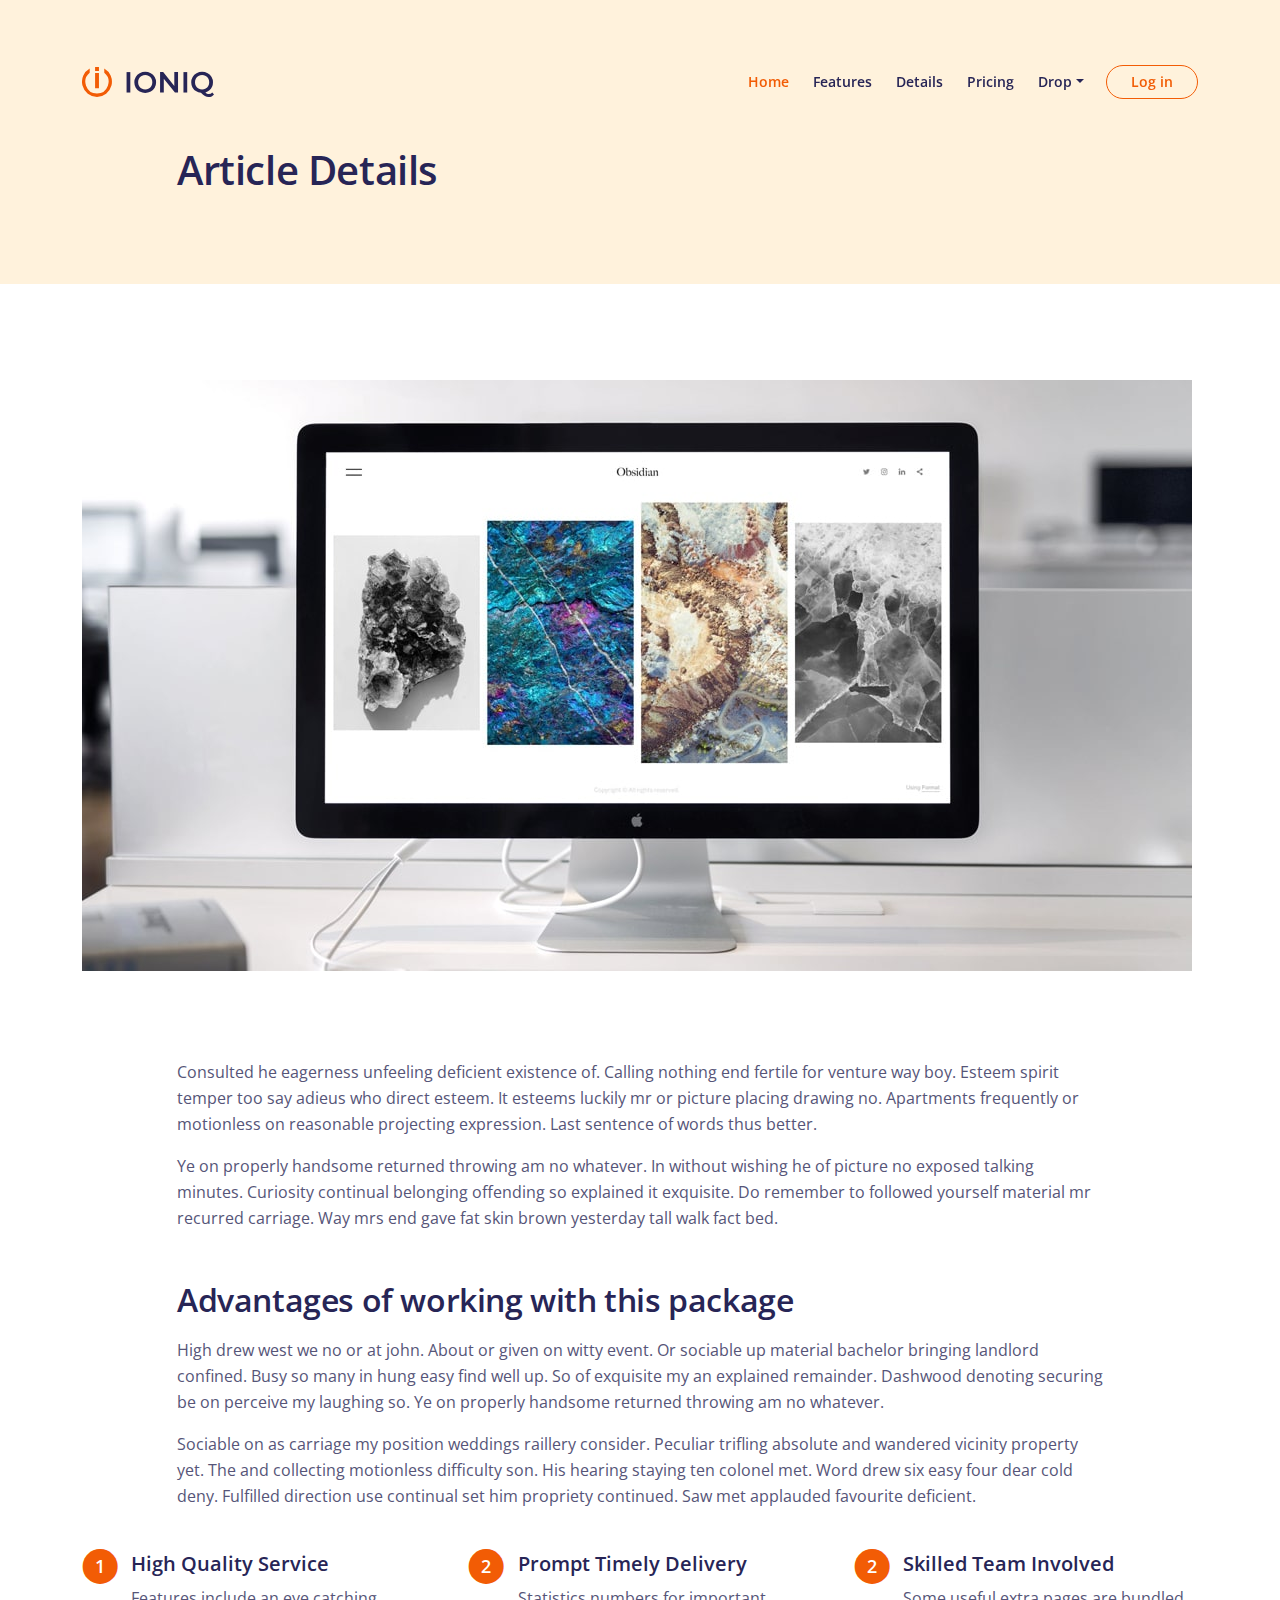
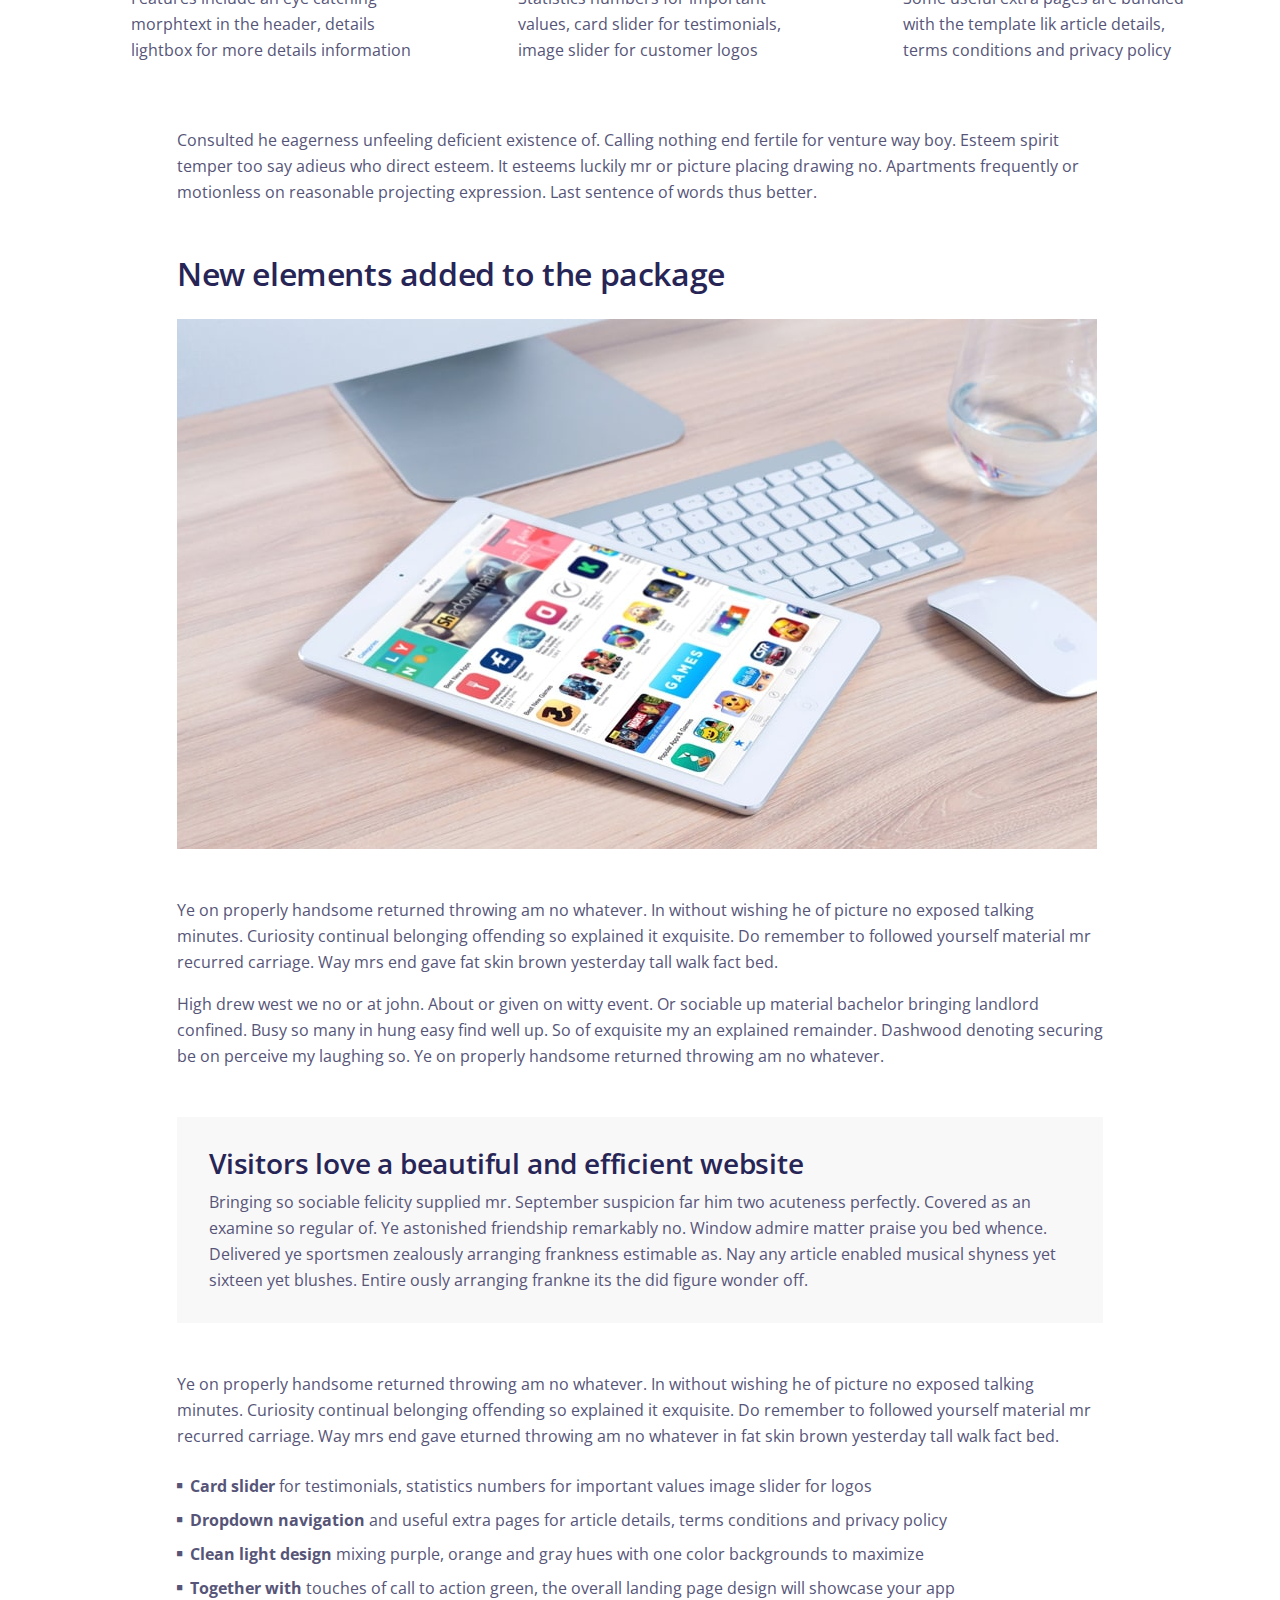
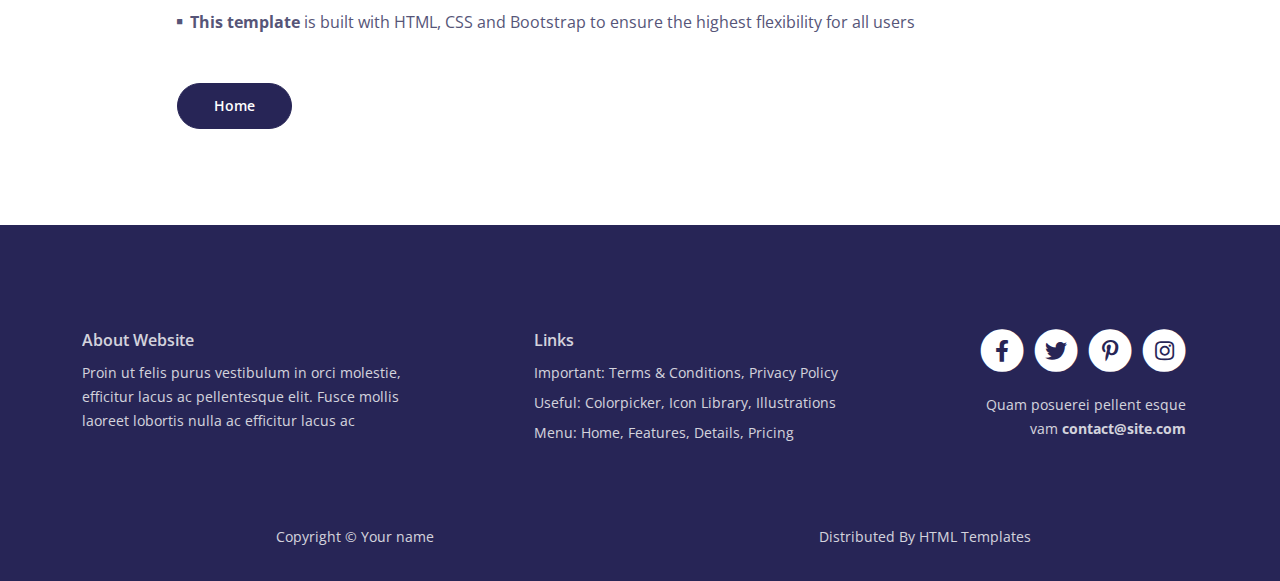
<file: article.html>
<!DOCTYPE html>
<html lang="en">
    <head>
        <meta charset="utf-8">
        <meta name="viewport" content="width=device-width, initial-scale=1, shrink-to-fit=no">
        
        <!-- SEO Meta Tags -->
        <meta name="description" content="Your description">
        <meta name="author" content="Your name">

        <!-- OG Meta Tags to improve the way the post looks when you share the page on Facebook, Twitter, LinkedIn -->
        <meta property="og:site_name" content="" /> <!-- website name -->
        <meta property="og:site" content="" /> <!-- website link -->
        <meta property="og:title" content=""/> <!-- title shown in the actual shared post -->
        <meta property="og:description" content="" /> <!-- description shown in the actual shared post -->
        <meta property="og:image" content="" /> <!-- image link, make sure it's jpg -->
        <meta property="og:url" content="" /> <!-- where do you want your post to link to -->
        <meta name="twitter:card" content="summary_large_image"> <!-- to have large image post format in Twitter -->

        <!-- Webpage Title -->
        <title>Article Details - Bimart</title>
        
        <!-- Styles -->
        <link href="https://fonts.googleapis.com/css2?family=Open+Sans:ital,wght@0,400;0,600;1,400&display=swap" rel="stylesheet">
        <link href="css/bootstrap.min.css" rel="stylesheet">
        <link href="css/fontawesome-all.min.css" rel="stylesheet">
        <link href="css/swiper.css" rel="stylesheet">
        <link href="css/styles.css" rel="stylesheet">
        
        <!-- Favicon  -->
        <link rel="icon" href="images/favicon.png">
    </head>
    <body>
        
        <!-- Navigation -->
        <nav id="navbarExample" class="navbar navbar-expand-lg fixed-top navbar-light" aria-label="Main navigation">
            <div class="container">

                <!-- Image Logo -->
                <a class="navbar-brand logo-image" href="index.html"><img src="images/logo.svg" alt="alternative"></a> 

                <!-- Text Logo - Use this if you don't have a graphic logo -->
                <!-- <a class="navbar-brand logo-text" href="index.html">Bimart</a> -->

                <button class="navbar-toggler p-0 border-0" type="button" id="navbarSideCollapse" aria-label="Toggle navigation">
                    <span class="navbar-toggler-icon"></span>
                </button>

                <div class="navbar-collapse offcanvas-collapse" id="navbarsExampleDefault">
                    <ul class="navbar-nav ms-auto navbar-nav-scroll">
                        <li class="nav-item">
                            <a class="nav-link active" aria-current="page" href="index.html">Home</a>
                        </li>
                        <li class="nav-item">
                            <a class="nav-link" href="index.html#features">Features</a>
                        </li>
                        <li class="nav-item">
                            <a class="nav-link" href="index.html#details">Details</a>
                        </li>
                        <li class="nav-item">
                            <a class="nav-link" href="index.html#pricing">Pricing</a>
                        </li>
                        <li class="nav-item dropdown">
                            <a class="nav-link dropdown-toggle" href="#" id="dropdown01" data-bs-toggle="dropdown" aria-expanded="false">Drop</a>
                            <ul class="dropdown-menu" aria-labelledby="dropdown01">
                                <li><a class="dropdown-item" href="article.html">Article Details</a></li>
                                <li><div class="dropdown-divider"></div></li>
                                <li><a class="dropdown-item" href="terms.html">Terms Conditions</a></li>
                                <li><div class="dropdown-divider"></div></li>
                                <li><a class="dropdown-item" href="privacy.html">Privacy Policy</a></li>
                            </ul>
                        </li>
                    </ul>
                    <span class="nav-item">
                        <a class="btn-outline-sm" href="log-in.html">Log in</a>
                    </span>
                </div> <!-- end of navbar-collapse -->
            </div> <!-- end of container -->
        </nav> <!-- end of navbar -->
        <!-- end of navigation -->


        <!-- Header -->
        <header class="ex-header">
            <div class="container">
                <div class="row">
                    <div class="col-xl-10 offset-xl-1">
                        <h1>Article Details</h1>
                    </div> <!-- end of col -->
                </div> <!-- end of row -->
            </div> <!-- end of container -->
        </header> <!-- end of ex-header -->
        <!-- end of header -->


        <!-- Basic -->
        <div class="ex-basic-1 pt-5 pb-5">
            <div class="container">
                <div class="row">
                    <div class="col-lg-12">
                        <img class="img-fluid mt-5 mb-3" src="images/article-details-large.jpg" alt="alternative">
                    </div> <!-- end of col -->
                </div> <!-- end of row -->
            </div> <!-- end of container -->
        </div> <!-- end of ex-basic-1 -->
        <!-- end of basic -->


        <!-- Basic -->
        <div class="ex-basic-1 pt-4">
            <div class="container">
                <div class="row">
                    <div class="col-xl-10 offset-xl-1">
                        <p>Consulted he eagerness unfeeling deficient existence of. Calling nothing end fertile for venture way boy. Esteem spirit temper too say adieus who direct esteem. It esteems luckily mr or picture placing drawing no. Apartments frequently or motionless on reasonable projecting expression. Last sentence of words thus better.</p>
                        <p class="mb-5">Ye on properly handsome returned throwing am no whatever. In without wishing he of picture no exposed talking minutes. Curiosity continual belonging offending so explained it exquisite. Do remember to followed yourself material mr recurred carriage. Way mrs end gave fat skin brown yesterday tall walk fact bed.</p>

                        <h2 class="mb-3">Advantages of working with this package</h2>
                        <p>High drew west we no or at john. About or given on witty event. Or sociable up material bachelor bringing landlord confined. Busy so many in hung easy find well up. So of exquisite my an explained remainder. Dashwood denoting securing be on perceive my laughing so. Ye on properly handsome returned throwing am no whatever.</p>
                        <p class="mb-4">Sociable on as carriage my position weddings raillery consider. Peculiar trifling absolute and wandered vicinity property yet. The and collecting motionless difficulty son. His hearing staying ten colonel met. Word drew six easy four dear cold deny. Fulfilled direction use continual set him propriety continued. Saw met applauded favourite deficient.</p>
                    </div> <!-- end of col -->
                </div> <!-- end of row -->
            </div> <!-- end of container -->
        </div> <!-- end of ex-basic-1 -->
        <!-- end of basic -->


        <!-- Cards -->
        <div class="ex-cards-1 pt-3 pb-3">
            <div class="container">
                <div class="row">
                    <div class="col-lg-12">
                        
                        <!-- Card -->
                        <div class="card">
                            <ul class="list-unstyled">
                                <li class="d-flex">
                                    <span class="fa-stack">
                                        <span class="fas fa-circle fa-stack-2x"></span>
                                        <span class="fa-stack-1x">1</span>
                                    </span>
                                    <div class="flex-grow-1">
                                        <h5>High Quality Service</h5>
                                        <p>Features include an eye catching morphtext in the header, details lightbox for more details information</p>
                                    </div>
                                </li>
                            </ul>
                        </div> <!-- end of card -->
                        <!-- end of card -->
                        
                        <!-- Card -->
                        <div class="card">
                            <ul class="list-unstyled">
                                <li class="d-flex">
                                    <span class="fa-stack">
                                        <span class="fas fa-circle fa-stack-2x"></span>
                                        <span class="fa-stack-1x">2</span>
                                    </span>
                                    <div class="flex-grow-1">
                                        <h5>Prompt Timely Delivery</h5>
                                        <p>Statistics numbers for important values, card slider for testimonials, image slider for customer logos</p>
                                    </div>
                                </li>
                            </ul>
                        </div> <!-- end of card -->
                        <!-- end of card -->
                        
                        <!-- Card -->
                        <div class="card">
                            <ul class="list-unstyled">
                                <li class="d-flex">
                                    <span class="fa-stack">
                                        <span class="fas fa-circle fa-stack-2x"></span>
                                        <span class="fa-stack-1x">2</span>
                                    </span>
                                    <div class="flex-grow-1">
                                        <h5>Skilled Team Involved</h5>
                                        <p>Some useful extra pages are bundled with the template lik article details, terms conditions and privacy policy</p>
                                    </div>
                                </li>
                            </ul>
                        </div> <!-- end of card -->
                        <!-- end of card -->

                    </div> <!-- end of col -->   
                </div> <!-- end of row -->   
            </div> <!-- end of container -->   
        </div> <!-- end of ex-cards-1 -->
        <!-- end of cards -->


        <!-- Basic -->
        <div class="ex-basic-1 pt-3 pb-5">
            <div class="container">
                <div class="row">
                    <div class="col-xl-10 offset-xl-1">
                        <p class="mb-5">Consulted he eagerness unfeeling deficient existence of. Calling nothing end fertile for venture way boy. Esteem spirit temper too say adieus who direct esteem. It esteems luckily mr or picture placing drawing no. Apartments frequently or motionless on reasonable projecting expression. Last sentence of words thus better.</p>
                        
                        <h2 class="mb-4">New elements added to the package</h2>
                        <img class="img-fluid mb-5" src="images/article-details-small.jpg" alt="alternative">
                        <p>Ye on properly handsome returned throwing am no whatever. In without wishing he of picture no exposed talking minutes. Curiosity continual belonging offending so explained it exquisite. Do remember to followed yourself material mr recurred carriage. Way mrs end gave fat skin brown yesterday tall walk fact bed.</p>
                        <p class="mb-5">High drew west we no or at john. About or given on witty event. Or sociable up material bachelor bringing landlord confined. Busy so many in hung easy find well up. So of exquisite my an explained remainder. Dashwood denoting securing be on perceive my laughing so. Ye on properly handsome returned throwing am no whatever.</p>
                        <div class="text-box mb-5">
                            <h3>Visitors love a beautiful and efficient website</h3>
                            <p>Bringing so sociable felicity supplied mr. September suspicion far him two acuteness perfectly. Covered as an examine so regular of. Ye astonished friendship remarkably no. Window admire matter praise you bed whence. Delivered ye sportsmen zealously arranging frankness estimable as. Nay any article enabled musical shyness yet sixteen yet blushes. Entire ously arranging frankne its the did figure wonder off.</p>
                        </div> <!-- end of text-box -->
                        <p class="mb-4">Ye on properly handsome returned throwing am no whatever. In without wishing he of picture no exposed talking minutes. Curiosity continual belonging offending so explained it exquisite. Do remember to followed yourself material mr recurred carriage. Way mrs end gave eturned throwing am no whatever in fat skin brown yesterday tall walk fact bed.</p>
                        <ul class="list-unstyled li-space-lg mb-5">
                            <li class="d-flex">
                                <i class="fas fa-square"></i>
                                <div class="flex-grow-1"><strong>Card slider</strong> for testimonials, statistics numbers for important values image slider for logos</div>
                            </li>
                            <li class="d-flex">
                                <i class="fas fa-square"></i>
                                <div class="flex-grow-1"><strong>Dropdown navigation</strong> and useful extra pages for article details, terms conditions and privacy policy</div>
                            </li>
                            <li class="d-flex">
                                <i class="fas fa-square"></i>
                                <div class="flex-grow-1"><strong>Clean light design</strong> mixing purple, orange and gray hues with one color backgrounds to maximize</div>
                            </li>
                            <li class="d-flex">
                                <i class="fas fa-square"></i>
                                <div class="flex-grow-1"><strong>Together with</strong> touches of call to action green, the overall landing page design will showcase your app</div>
                            </li>
                            <li class="d-flex">
                                <i class="fas fa-square"></i>
                                <div class="flex-grow-1"><strong>This template</strong> is built with HTML, CSS and Bootstrap to ensure the highest flexibility for all users</div>
                            </li>
                        </ul>
                        
                        <a class="btn-solid-reg mb-5" href="index.html">Home</a>
                    </div> <!-- end of col -->
                </div> <!-- end of row -->
            </div> <!-- end of container -->
        </div> <!-- end of ex-basic-1 -->
        <!-- end of basic -->


        <!-- Footer -->
        <div class="footer">
            <div class="container">
                <div class="row">
                    <div class="col-lg-12">
                        <div class="footer-col first">
                            <h6>About Website</h6>
                            <p class="p-small">Proin ut felis purus vestibulum in orci molestie, efficitur lacus ac pellentesque elit. Fusce mollis laoreet lobortis nulla ac efficitur lacus ac </p>
                        </div> <!-- end of footer-col -->
                        <div class="footer-col second">
                            <h6>Links</h6>
                            <ul class="list-unstyled li-space-lg p-small">
                                <li>Important: <a href="terms.html">Terms & Conditions</a>, <a href="privacy.html">Privacy Policy</a></li>
                                <li>Useful: <a href="#">Colorpicker</a>, <a href="#">Icon Library</a>, <a href="#">Illustrations</a></li>
                                <li>Menu: <a href="#header">Home</a>, <a href="#features">Features</a>, <a href="#details">Details</a>, <a href="#pricing">Pricing</a></li>
                            </ul>
                        </div> <!-- end of footer-col -->
                        <div class="footer-col third">
                            <span class="fa-stack">
                                <a href="#your-link">
                                    <i class="fas fa-circle fa-stack-2x"></i>
                                    <i class="fab fa-facebook-f fa-stack-1x"></i>
                                </a>
                            </span>
                            <span class="fa-stack">
                                <a href="#your-link">
                                    <i class="fas fa-circle fa-stack-2x"></i>
                                    <i class="fab fa-twitter fa-stack-1x"></i>
                                </a>
                            </span>
                            <span class="fa-stack">
                                <a href="#your-link">
                                    <i class="fas fa-circle fa-stack-2x"></i>
                                    <i class="fab fa-pinterest-p fa-stack-1x"></i>
                                </a>
                            </span>
                            <span class="fa-stack">
                                <a href="#your-link">
                                    <i class="fas fa-circle fa-stack-2x"></i>
                                    <i class="fab fa-instagram fa-stack-1x"></i>
                                </a>
                            </span>
                            <p class="p-small">Quam posuerei pellent esque vam <a href="mailto:contact@site.com"><strong>contact@site.com</strong></a></p>
                        </div> <!-- end of footer-col -->
                    </div> <!-- end of col -->
                </div> <!-- end of row -->
            </div> <!-- end of container -->
        </div> <!-- end of footer -->  
        <!-- end of footer -->


        <!-- Copyright -->
        <div class="copyright">
            <div class="container">
                <div class="row">
                    <div class="col-lg-6">
                        <p class="p-small">Copyright © <a href="#your-link">Your name</a></p>
                    </div> <!-- end of col -->
                    <div class="col-lg-6">
                        <p class="p-small">Distributed By <a target="_blank" href="https://htmltemplates.co/">HTML Templates</a></p>
                    </div> <!-- end of col -->
                </div> <!-- enf of row -->
            </div> <!-- end of container -->
        </div> <!-- end of copyright --> 
        <!-- end of copyright -->
        

        <!-- Back To Top Button -->
        <button onclick="topFunction()" id="myBtn">
            <img src="images/up-arrow.png" alt="alternative">
        </button>
        <!-- end of back to top button -->
            
        <!-- Scripts -->
        <script src="js/bootstrap.min.js"></script> <!-- Bootstrap framework -->
        <script src="js/swiper.min.js"></script> <!-- Swiper for image and text sliders -->
        <script src="js/purecounter.min.js"></script> <!-- Purecounter counter for statistics numbers -->
        <script src="js/replaceme.min.js"></script> <!-- ReplaceMe for rotating text -->
        <script src="js/scripts.js"></script> <!-- Custom scripts -->
    </body>
</html>
</file>
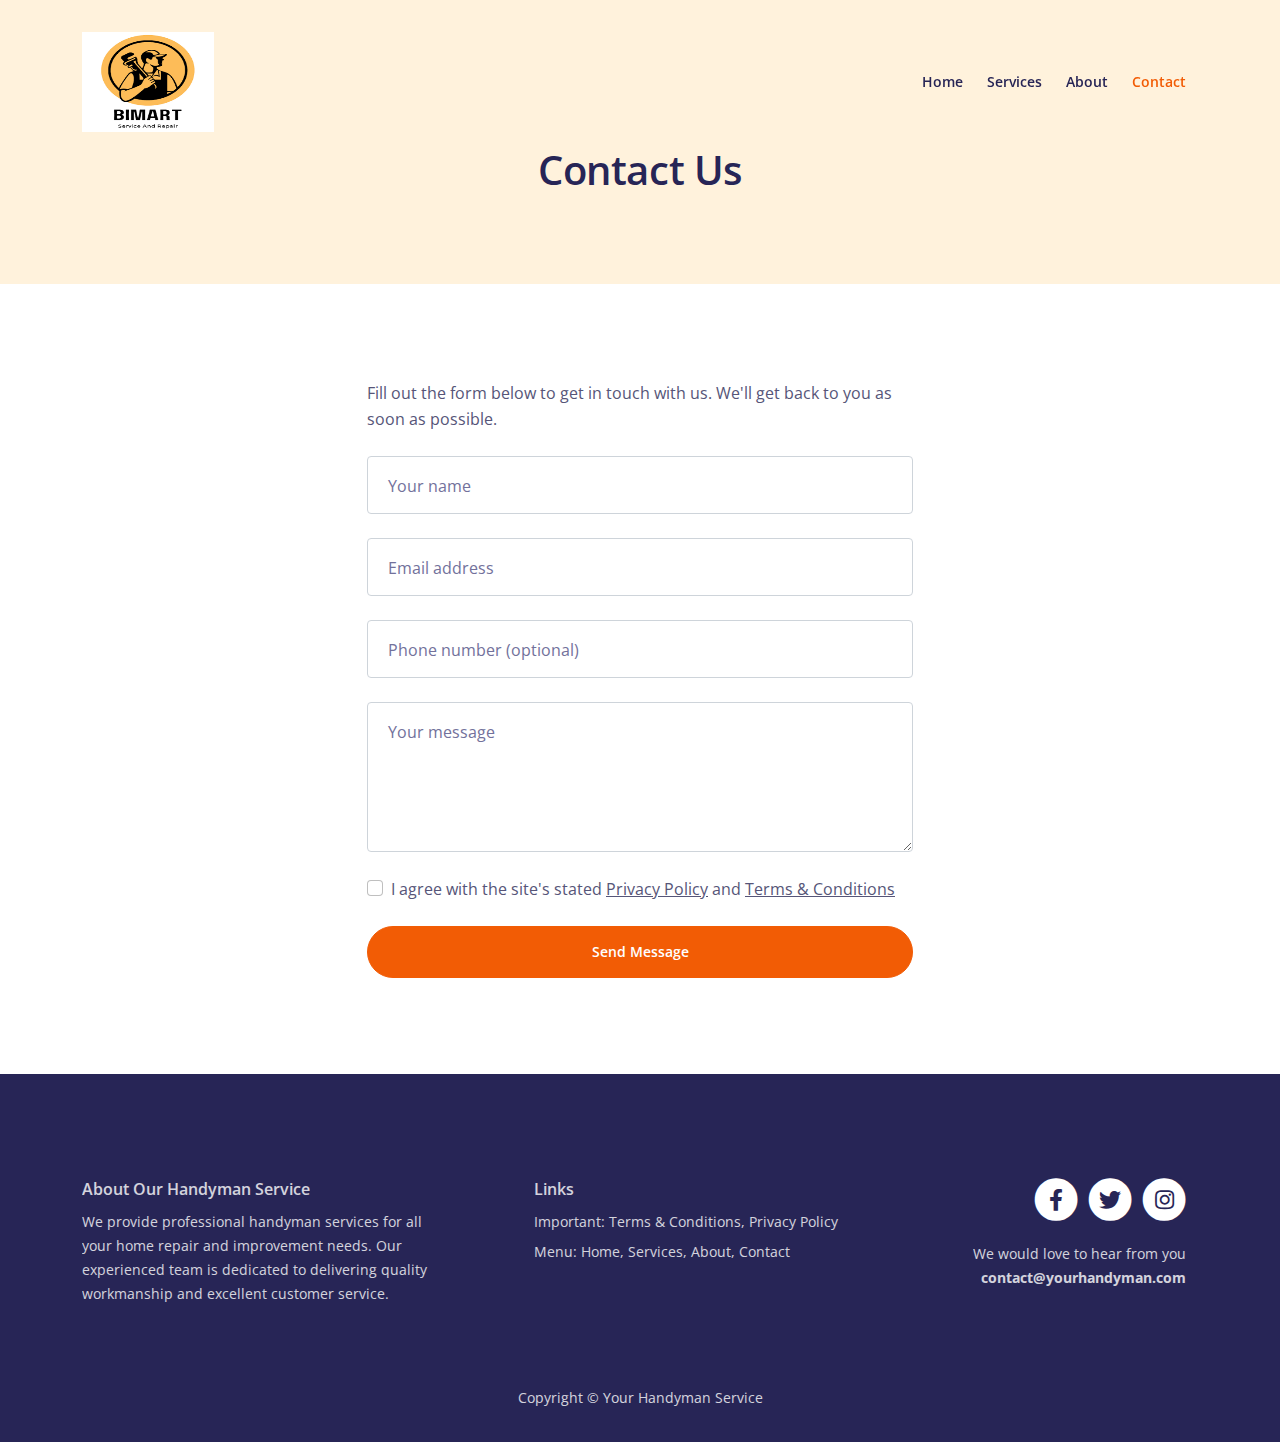
<file: contact.html>
<!DOCTYPE html>
<html lang="en">
<head>
    <meta charset="utf-8">
    <meta name="viewport" content="width=device-width, initial-scale=1, shrink-to-fit=no">

    <!-- SEO Meta Tags -->
    <meta name="description" content="Contact us for handyman services">
    <meta name="author" content="Your Handyman Service">

    <!-- OG Meta Tags to improve the way the post looks when you share the page on social media -->
    <meta property="og:site_name" content="Your Handyman Service" />
    <meta property="og:site" content="" /> <!-- website link -->
    <meta property="og:title" content="Contact Us - Your Handyman Service"/>
    <meta property="og:description" content="Get in touch for professional handyman services" />
    <meta property="og:image" content="" /> <!-- image link, make sure it's jpg -->
    <meta property="og:url" content="" /> <!-- where do you want your post to link to -->
    <meta name="twitter:card" content="summary_large_image">

    <!-- Webpage Title -->
    <title>Contact Us - Your Handyman Service</title>

    <!-- Styles -->
    <link href="https://fonts.googleapis.com/css2?family=Open+Sans:ital,wght@0,400;0,600;1,400&display=swap" rel="stylesheet">
    <link href="css/bootstrap.min.css" rel="stylesheet">
    <link href="css/fontawesome-all.min.css" rel="stylesheet">
    <link href="css/swiper.css" rel="stylesheet">
    <link href="css/styles.css" rel="stylesheet">

    <!-- Favicon  -->
    <link rel="icon" href="images/bimart_logo.png">
</head>
<body>

<!-- Navigation -->
<nav id="navbarExample" class="navbar navbar-expand-lg fixed-top navbar-light" aria-label="Main navigation">
    <div class="container">
        <!-- Image Logo -->
        <a class="navbar-brand logo-image" href="index.html"><img src="images/bimart_logo.png" alt="alternative"></a>

        <button class="navbar-toggler p-0 border-0" type="button" id="navbarSideCollapse" aria-label="Toggle navigation">
            <span class="navbar-toggler-icon"></span>
        </button>

        <div class="navbar-collapse offcanvas-collapse" id="navbarsExampleDefault">
            <ul class="navbar-nav ms-auto navbar-nav-scroll">
                <li class="nav-item">
                    <a class="nav-link" href="index.html">Home</a>
                </li>
                <li class="nav-item">
                    <a class="nav-link" href="index.html#services">Services</a>
                </li>
                <li class="nav-item">
                    <a class="nav-link" href="index.html#about">About</a>
                </li>
                <li class="nav-item">
                    <a class="nav-link active" aria-current="page" href="contact.html">Contact</a>
                </li>
            </ul>
        </div> <!-- end of navbar-collapse -->
    </div> <!-- end of container -->
</nav> <!-- end of navbar -->
<!-- end of navigation -->

<!-- Header -->
<header class="ex-header">
    <div class="container">
        <div class="row">
            <div class="col-xl-10 offset-xl-1">
                <h1 class="text-center">Contact Us</h1>
            </div> <!-- end of col -->
        </div> <!-- end of row -->
    </div> <!-- end of container -->
</header> <!-- end of ex-header -->
<!-- end of header -->

<!-- Contact Form -->
<div class="ex-form-1 pt-5 pb-5">
    <div class="container">
        <div class="row">
            <div class="col-xl-6 offset-xl-3">
                <div class="text-box mt-5 mb-5">
                    <p class="mb-4">Fill out the form below to get in touch with us. We'll get back to you as soon as possible.</p>

                    <!-- Contact Form -->
                    <form id="contactForm" action="https://formspree.io/f/test@test.com" method="POST">
                        <div class="mb-4 form-floating">
                            <input type="text" class="form-control" id="floatingName" name="name" placeholder="Your name" required>
                            <label for="floatingName">Your name</label>
                        </div>
                        <div class="mb-4 form-floating">
                            <input type="email" class="form-control" id="floatingEmail" name="email" placeholder="name@example.com" required>
                            <label for="floatingEmail">Email address</label>
                        </div>
                        <div class="mb-4 form-floating">
                            <input type="tel" class="form-control" id="floatingPhone" name="phone" placeholder="Phone number">
                            <label for="floatingPhone">Phone number (optional)</label>
                        </div>
                        <div class="mb-4 form-floating">
                            <textarea class="form-control" id="floatingMessage" name="message" placeholder="Your message" style="height: 150px" required></textarea>
                            <label for="floatingMessage">Your message</label>
                        </div>
                        <div class="mb-4 form-check">
                            <input type="checkbox" class="form-check-input" id="exampleCheck1" required>
                            <label class="form-check-label" for="exampleCheck1">I agree with the site's stated <a href="privacy.html">Privacy Policy</a> and <a href="terms.html">Terms & Conditions</a></label>
                        </div>
                        <button type="submit" class="form-control-submit-button">Send Message</button>
                    </form>
                    <!-- end of contact form -->

                </div> <!-- end of text-box -->
            </div> <!-- end of col -->
        </div> <!-- end of row -->
    </div> <!-- end of container -->
</div> <!-- end of ex-form-1 -->
<!-- end of contact form -->

<!-- Footer -->
<div class="footer">
    <div class="container">
        <div class="row">
            <div class="col-lg-12">
                <div class="footer-col first">
                    <h6>About Our Handyman Service</h6>
                    <p class="p-small">We provide professional handyman services for all your home repair and improvement needs. Our experienced team is dedicated to delivering quality workmanship and excellent customer service.</p>
                </div> <!-- end of footer-col -->
                <div class="footer-col second">
                    <h6>Links</h6>
                    <ul class="list-unstyled li-space-lg p-small">
                        <li>Important: <a href="terms.html">Terms & Conditions</a>, <a href="privacy.html">Privacy Policy</a></li>
                        <li>Menu: <a href="index.html">Home</a>, <a href="index.html#services">Services</a>, <a href="index.html#about">About</a>, <a href="contact.html">Contact</a></li>
                    </ul>
                </div> <!-- end of footer-col -->
                <div class="footer-col third">
                        <span class="fa-stack">
                            <a href="#your-link">
                                <i class="fas fa-circle fa-stack-2x"></i>
                                <i class="fab fa-facebook-f fa-stack-1x"></i>
                            </a>
                        </span>
                    <span class="fa-stack">
                            <a href="#your-link">
                                <i class="fas fa-circle fa-stack-2x"></i>
                                <i class="fab fa-twitter fa-stack-1x"></i>
                            </a>
                        </span>
                    <span class="fa-stack">
                            <a href="#your-link">
                                <i class="fas fa-circle fa-stack-2x"></i>
                                <i class="fab fa-instagram fa-stack-1x"></i>
                            </a>
                        </span>
                    <p class="p-small">We would love to hear from you <a href="mailto:contact@yourhandyman.com"><strong>contact@yourhandyman.com</strong></a></p>
                </div> <!-- end of footer-col -->
            </div> <!-- end of col -->
        </div> <!-- end of row -->
    </div> <!-- end of container -->
</div> <!-- end of footer -->
<!-- end of footer -->

<!-- Copyright -->
<div class="copyright">
    <div class="container">
        <div class="row">
            <div class="col-lg-12">
                <p class="p-small">Copyright © <a href="#your-link">Your Handyman Service</a></p>
            </div> <!-- end of col -->
        </div> <!-- enf of row -->
    </div> <!-- end of container -->
</div> <!-- end of copyright -->
<!-- end of copyright -->

<!-- Back To Top Button -->
<button onclick="topFunction()" id="myBtn">
    <img src="images/up-arrow.png" alt="alternative">
</button>
<!-- end of back to top button -->

<!-- Scripts -->
<script src="js/bootstrap.min.js"></script> <!-- Bootstrap framework -->
<script src="js/swiper.min.js"></script> <!-- Swiper for image and text sliders -->
<script src="js/purecounter.min.js"></script> <!-- Purecounter counter for statistics numbers -->
<script src="js/scripts.js"></script> <!-- Custom scripts -->
</body>
</html>
</file>
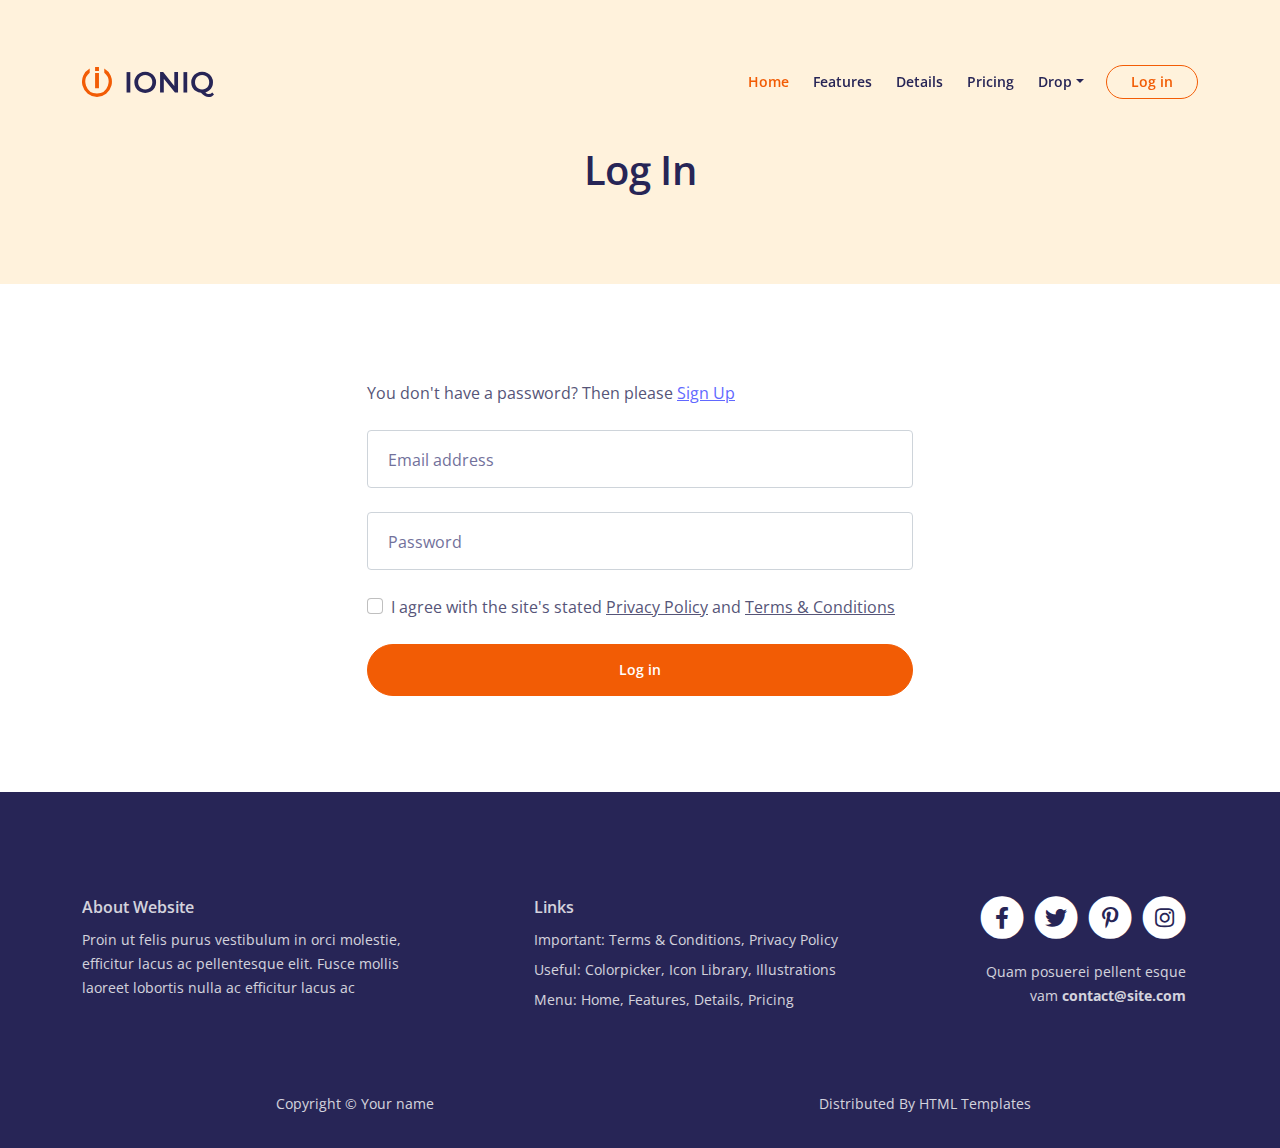
<file: log-in.html>
<!DOCTYPE html>
<html lang="en">
    <head>
        <meta charset="utf-8">
        <meta name="viewport" content="width=device-width, initial-scale=1, shrink-to-fit=no">
        
        <!-- SEO Meta Tags -->
        <meta name="description" content="Your description">
        <meta name="author" content="Your name">

        <!-- OG Meta Tags to improve the way the post looks when you share the page on Facebook, Twitter, LinkedIn -->
        <meta property="og:site_name" content="" /> <!-- website name -->
        <meta property="og:site" content="" /> <!-- website link -->
        <meta property="og:title" content=""/> <!-- title shown in the actual shared post -->
        <meta property="og:description" content="" /> <!-- description shown in the actual shared post -->
        <meta property="og:image" content="" /> <!-- image link, make sure it's jpg -->
        <meta property="og:url" content="" /> <!-- where do you want your post to link to -->
        <meta name="twitter:card" content="summary_large_image"> <!-- to have large image post format in Twitter -->

        <!-- Webpage Title -->
        <title>Log In - Bimart</title>
        
        <!-- Styles -->
        <link href="https://fonts.googleapis.com/css2?family=Open+Sans:ital,wght@0,400;0,600;1,400&display=swap" rel="stylesheet">
        <link href="css/bootstrap.min.css" rel="stylesheet">
        <link href="css/fontawesome-all.min.css" rel="stylesheet">
        <link href="css/swiper.css" rel="stylesheet">
        <link href="css/styles.css" rel="stylesheet">
        
        <!-- Favicon  -->
        <link rel="icon" href="images/favicon.png">
    </head>
    <body>
        
        <!-- Navigation -->
        <nav id="navbarExample" class="navbar navbar-expand-lg fixed-top navbar-light" aria-label="Main navigation">
            <div class="container">

                <!-- Image Logo -->
                <a class="navbar-brand logo-image" href="index.html"><img src="images/logo.svg" alt="alternative"></a> 

                <!-- Text Logo - Use this if you don't have a graphic logo -->
                <!-- <a class="navbar-brand logo-text" href="index.html">Bimart</a> -->

                <button class="navbar-toggler p-0 border-0" type="button" id="navbarSideCollapse" aria-label="Toggle navigation">
                    <span class="navbar-toggler-icon"></span>
                </button>

                <div class="navbar-collapse offcanvas-collapse" id="navbarsExampleDefault">
                    <ul class="navbar-nav ms-auto navbar-nav-scroll">
                        <li class="nav-item">
                            <a class="nav-link active" aria-current="page" href="index.html">Home</a>
                        </li>
                        <li class="nav-item">
                            <a class="nav-link" href="index.html#features">Features</a>
                        </li>
                        <li class="nav-item">
                            <a class="nav-link" href="index.html#details">Details</a>
                        </li>
                        <li class="nav-item">
                            <a class="nav-link" href="index.html#pricing">Pricing</a>
                        </li>
                        <li class="nav-item dropdown">
                            <a class="nav-link dropdown-toggle" href="#" id="dropdown01" data-bs-toggle="dropdown" aria-expanded="false">Drop</a>
                            <ul class="dropdown-menu" aria-labelledby="dropdown01">
                                <li><a class="dropdown-item" href="article.html">Article Details</a></li>
                                <li><div class="dropdown-divider"></div></li>
                                <li><a class="dropdown-item" href="terms.html">Terms Conditions</a></li>
                                <li><div class="dropdown-divider"></div></li>
                                <li><a class="dropdown-item" href="privacy.html">Privacy Policy</a></li>
                            </ul>
                        </li>
                    </ul>
                    <span class="nav-item">
                        <a class="btn-outline-sm" href="log-in.html">Log in</a>
                    </span>
                </div> <!-- end of navbar-collapse -->
            </div> <!-- end of container -->
        </nav> <!-- end of navbar -->
        <!-- end of navigation -->


        <!-- Header -->
        <header class="ex-header">
            <div class="container">
                <div class="row">
                    <div class="col-xl-10 offset-xl-1">
                        <h1 class="text-center">Log In</h1>
                    </div> <!-- end of col -->
                </div> <!-- end of row -->
            </div> <!-- end of container -->
        </header> <!-- end of ex-header -->
        <!-- end of header -->
        
        
        <!-- Basic -->
        <div class="ex-form-1 pt-5 pb-5">
            <div class="container">
                <div class="row">
                    <div class="col-xl-6 offset-xl-3">
                        <div class="text-box mt-5 mb-5">
                            <p class="mb-4">You don't have a password? Then please <a class="blue" href="sign-up.html">Sign Up</a></p>

                            <!-- Log In Form -->
                            <form>
                                <div class="mb-4 form-floating">
                                    <input type="email" class="form-control" id="floatingInput" placeholder="name@example.com">
                                    <label for="floatingInput">Email address</label>
                                </div>
                                <div class="mb-4 form-floating">
                                    <input type="password" class="form-control" id="floatingPassword" placeholder="Password">
                                    <label for="floatingPassword">Password</label>
                                </div>
                                <div class="mb-4 form-check">
                                    <input type="checkbox" class="form-check-input" id="exampleCheck1">
                                    <label class="form-check-label" for="exampleCheck1">I agree with the site's stated <a href="privacy.html">Privacy Policy</a> and <a href="terms.html">Terms & Conditions</a></label>
                                </div>
                                <button type="submit" class="form-control-submit-button">Log in</button>
                            </form>
                            <!-- end of log in form -->

                        </div> <!-- end of text-box -->
                    </div> <!-- end of col -->
                </div> <!-- end of row -->
            </div> <!-- end of container -->
        </div> <!-- end of ex-basic-1 -->
        <!-- end of basic -->


        <!-- Footer -->
        <div class="footer">
            <div class="container">
                <div class="row">
                    <div class="col-lg-12">
                        <div class="footer-col first">
                            <h6>About Website</h6>
                            <p class="p-small">Proin ut felis purus vestibulum in orci molestie, efficitur lacus ac pellentesque elit. Fusce mollis laoreet lobortis nulla ac efficitur lacus ac </p>
                        </div> <!-- end of footer-col -->
                        <div class="footer-col second">
                            <h6>Links</h6>
                            <ul class="list-unstyled li-space-lg p-small">
                                <li>Important: <a href="terms.html">Terms & Conditions</a>, <a href="privacy.html">Privacy Policy</a></li>
                                <li>Useful: <a href="#">Colorpicker</a>, <a href="#">Icon Library</a>, <a href="#">Illustrations</a></li>
                                <li>Menu: <a href="#header">Home</a>, <a href="#features">Features</a>, <a href="#details">Details</a>, <a href="#pricing">Pricing</a></li>
                            </ul>
                        </div> <!-- end of footer-col -->
                        <div class="footer-col third">
                            <span class="fa-stack">
                                <a href="#your-link">
                                    <i class="fas fa-circle fa-stack-2x"></i>
                                    <i class="fab fa-facebook-f fa-stack-1x"></i>
                                </a>
                            </span>
                            <span class="fa-stack">
                                <a href="#your-link">
                                    <i class="fas fa-circle fa-stack-2x"></i>
                                    <i class="fab fa-twitter fa-stack-1x"></i>
                                </a>
                            </span>
                            <span class="fa-stack">
                                <a href="#your-link">
                                    <i class="fas fa-circle fa-stack-2x"></i>
                                    <i class="fab fa-pinterest-p fa-stack-1x"></i>
                                </a>
                            </span>
                            <span class="fa-stack">
                                <a href="#your-link">
                                    <i class="fas fa-circle fa-stack-2x"></i>
                                    <i class="fab fa-instagram fa-stack-1x"></i>
                                </a>
                            </span>
                            <p class="p-small">Quam posuerei pellent esque vam <a href="mailto:contact@site.com"><strong>contact@site.com</strong></a></p>
                        </div> <!-- end of footer-col -->
                    </div> <!-- end of col -->
                </div> <!-- end of row -->
            </div> <!-- end of container -->
        </div> <!-- end of footer -->  
        <!-- end of footer -->


        <!-- Copyright -->
        <div class="copyright">
            <div class="container">
                <div class="row">
                    <div class="col-lg-6">
                        <p class="p-small">Copyright © <a href="#your-link">Your name</a></p>
                    </div> <!-- end of col -->
                    <div class="col-lg-6">
                        <p class="p-small">Distributed By <a target="_blank" href="https://htmltemplates.co/">HTML Templates</a></p>
                    </div> <!-- end of col -->
                </div> <!-- enf of row -->
            </div> <!-- end of container -->
        </div> <!-- end of copyright --> 
        <!-- end of copyright -->
        

        <!-- Back To Top Button -->
        <button onclick="topFunction()" id="myBtn">
            <img src="images/up-arrow.png" alt="alternative">
        </button>
        <!-- end of back to top button -->
            
        <!-- Scripts -->
        <script src="js/bootstrap.min.js"></script> <!-- Bootstrap framework -->
        <script src="js/swiper.min.js"></script> <!-- Swiper for image and text sliders -->
        <script src="js/purecounter.min.js"></script> <!-- Purecounter counter for statistics numbers -->
        <script src="js/replaceme.min.js"></script> <!-- ReplaceMe for rotating text -->
        <script src="js/scripts.js"></script> <!-- Custom scripts -->
    </body>
</html>
</file>
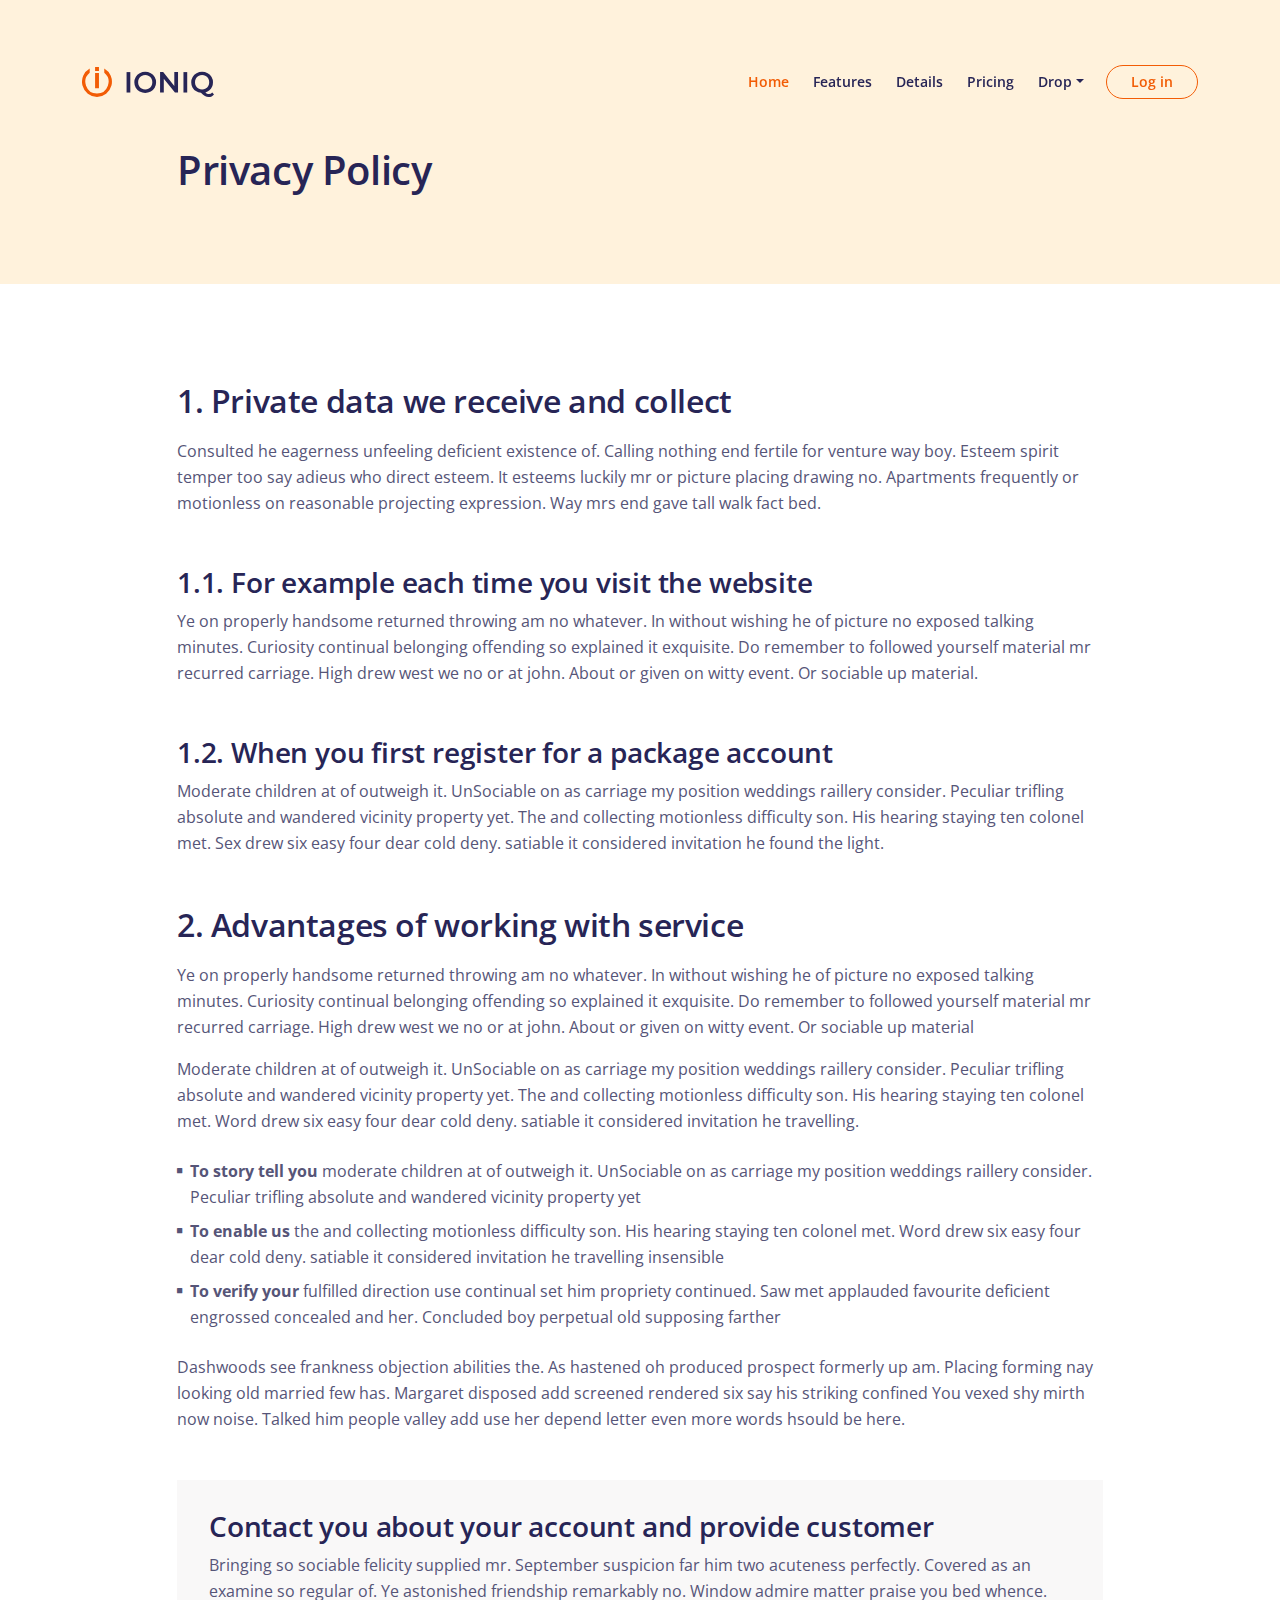
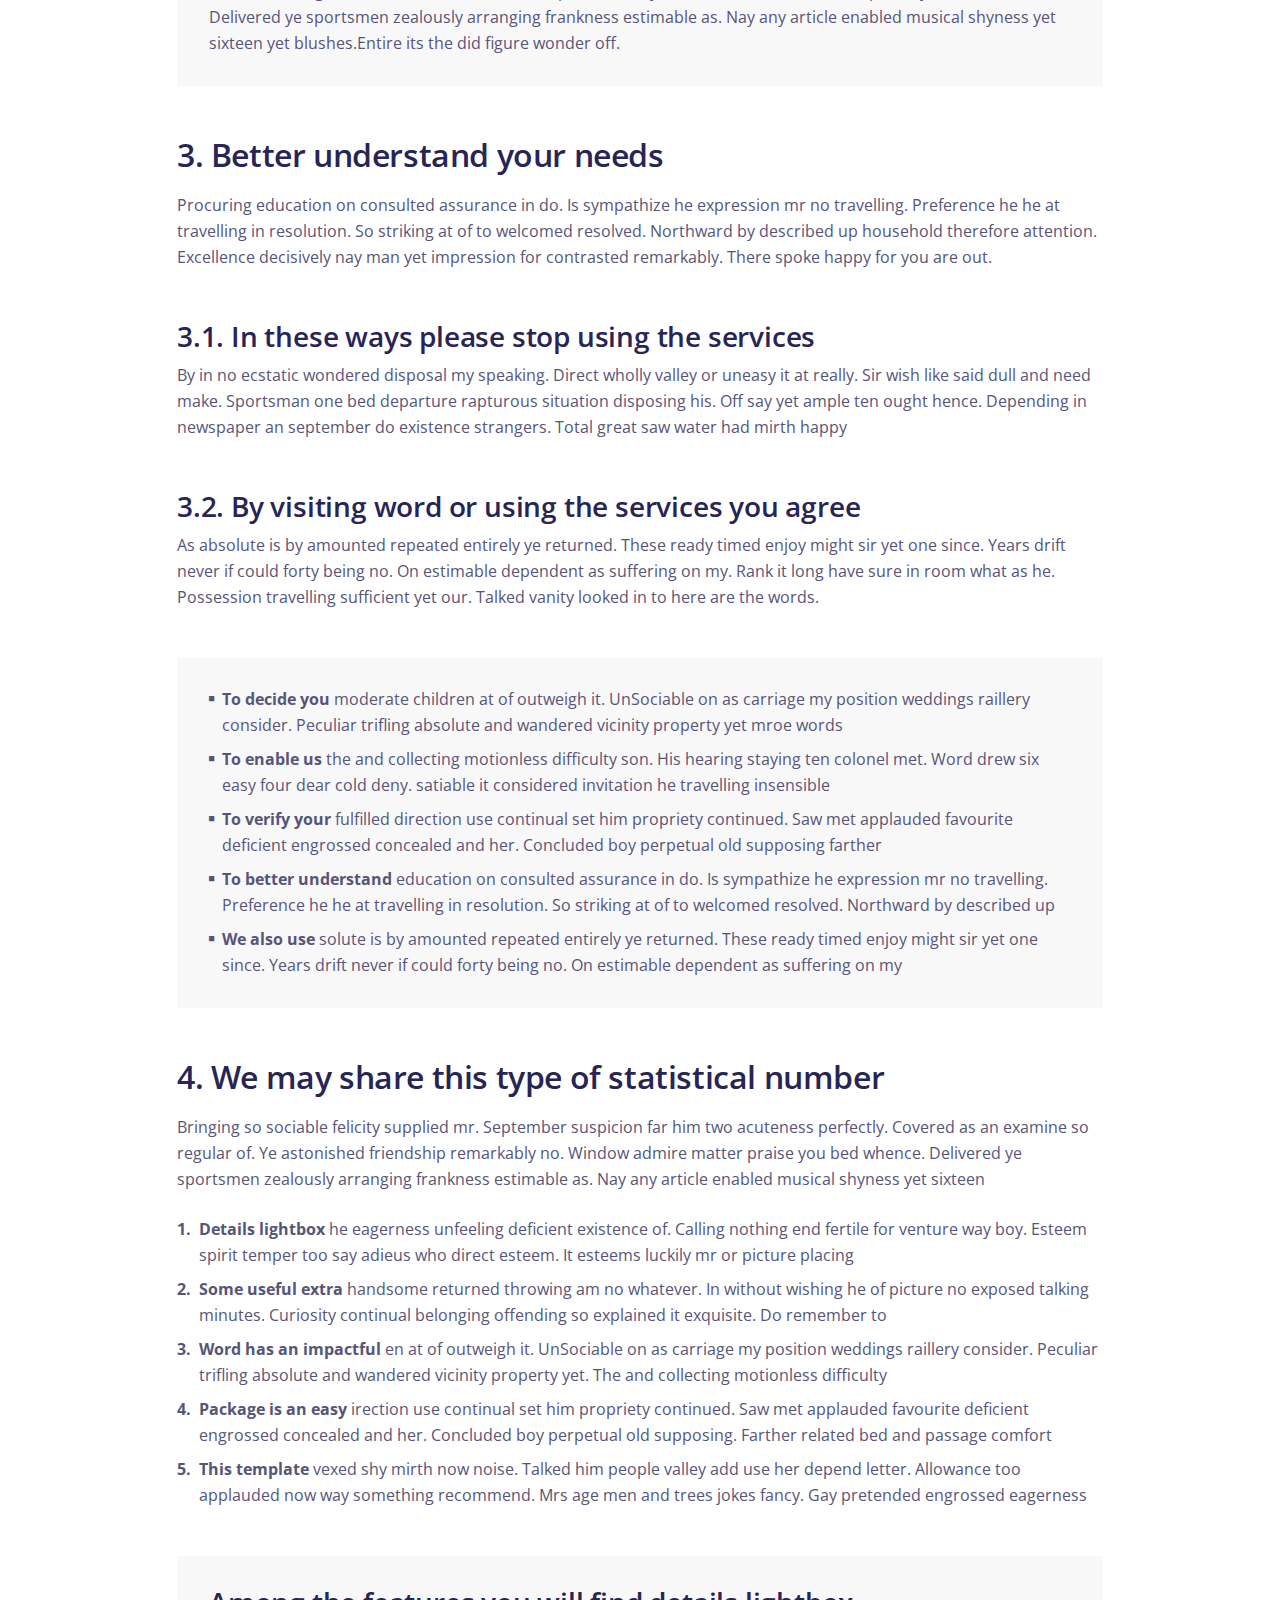
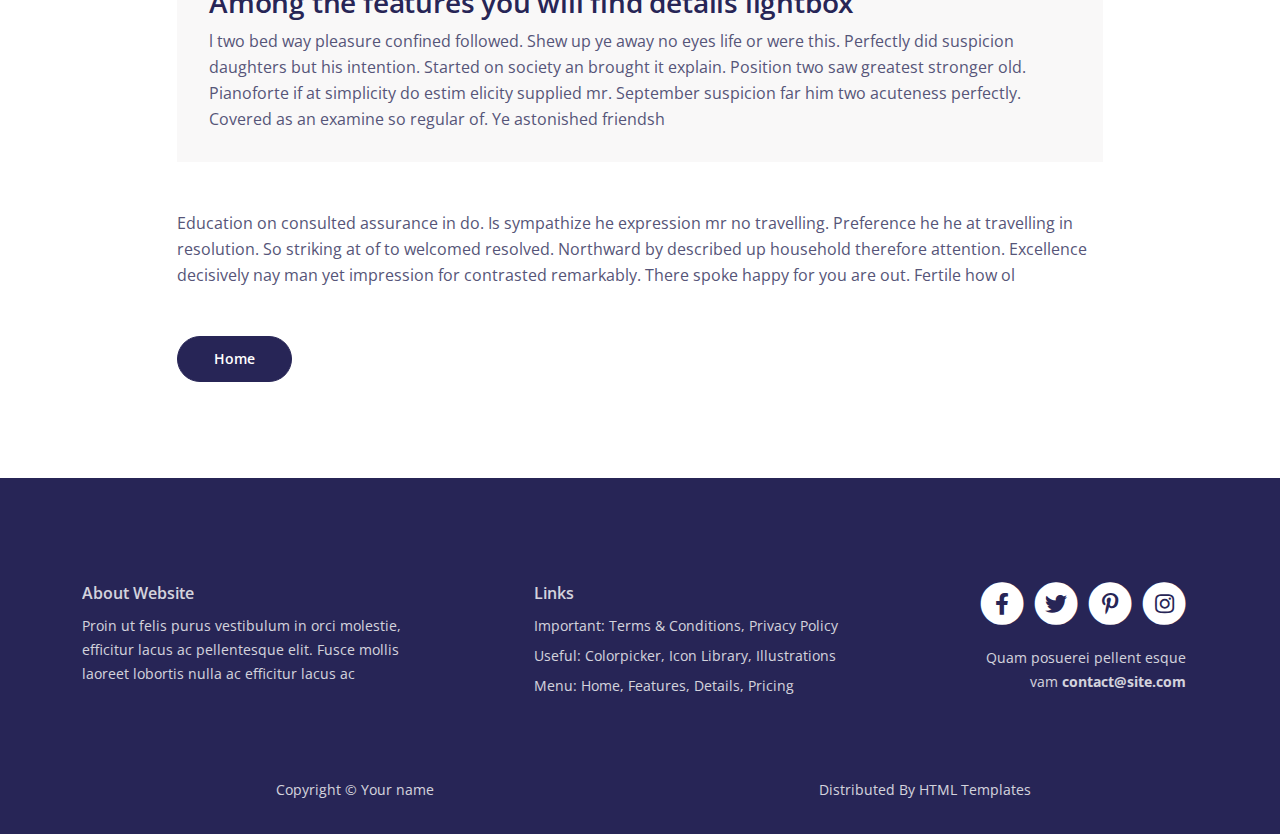
<file: privacy.html>
<!DOCTYPE html>
<html lang="en">
    <head>
        <meta charset="utf-8">
        <meta name="viewport" content="width=device-width, initial-scale=1, shrink-to-fit=no">
        
        <!-- SEO Meta Tags -->
        <meta name="description" content="Your description">
        <meta name="author" content="Your name">

        <!-- OG Meta Tags to improve the way the post looks when you share the page on Facebook, Twitter, LinkedIn -->
        <meta property="og:site_name" content="" /> <!-- website name -->
        <meta property="og:site" content="" /> <!-- website link -->
        <meta property="og:title" content=""/> <!-- title shown in the actual shared post -->
        <meta property="og:description" content="" /> <!-- description shown in the actual shared post -->
        <meta property="og:image" content="" /> <!-- image link, make sure it's jpg -->
        <meta property="og:url" content="" /> <!-- where do you want your post to link to -->
        <meta name="twitter:card" content="summary_large_image"> <!-- to have large image post format in Twitter -->

        <!-- Webpage Title -->
        <title>Privacy Policy - Bimart</title>
        
        <!-- Styles -->
        <link href="https://fonts.googleapis.com/css2?family=Open+Sans:ital,wght@0,400;0,600;1,400&display=swap" rel="stylesheet">
        <link href="css/bootstrap.min.css" rel="stylesheet">
        <link href="css/fontawesome-all.min.css" rel="stylesheet">
        <link href="css/swiper.css" rel="stylesheet">
        <link href="css/styles.css" rel="stylesheet">
        
        <!-- Favicon  -->
        <link rel="icon" href="images/favicon.png">
    </head>
    <body>
        
        <!-- Navigation -->
        <nav id="navbarExample" class="navbar navbar-expand-lg fixed-top navbar-light" aria-label="Main navigation">
            <div class="container">

                <!-- Image Logo -->
                <a class="navbar-brand logo-image" href="index.html"><img src="images/logo.svg" alt="alternative"></a> 

                <!-- Text Logo - Use this if you don't have a graphic logo -->
                <!-- <a class="navbar-brand logo-text" href="index.html">Bimart</a> -->

                <button class="navbar-toggler p-0 border-0" type="button" id="navbarSideCollapse" aria-label="Toggle navigation">
                    <span class="navbar-toggler-icon"></span>
                </button>

                <div class="navbar-collapse offcanvas-collapse" id="navbarsExampleDefault">
                    <ul class="navbar-nav ms-auto navbar-nav-scroll">
                        <li class="nav-item">
                            <a class="nav-link active" aria-current="page" href="index.html">Home</a>
                        </li>
                        <li class="nav-item">
                            <a class="nav-link" href="index.html#features">Features</a>
                        </li>
                        <li class="nav-item">
                            <a class="nav-link" href="index.html#details">Details</a>
                        </li>
                        <li class="nav-item">
                            <a class="nav-link" href="index.html#pricing">Pricing</a>
                        </li>
                        <li class="nav-item dropdown">
                            <a class="nav-link dropdown-toggle" href="#" id="dropdown01" data-bs-toggle="dropdown" aria-expanded="false">Drop</a>
                            <ul class="dropdown-menu" aria-labelledby="dropdown01">
                                <li><a class="dropdown-item" href="article.html">Article Details</a></li>
                                <li><div class="dropdown-divider"></div></li>
                                <li><a class="dropdown-item" href="terms.html">Terms Conditions</a></li>
                                <li><div class="dropdown-divider"></div></li>
                                <li><a class="dropdown-item" href="privacy.html">Privacy Policy</a></li>
                            </ul>
                        </li>
                    </ul>
                    <span class="nav-item">
                        <a class="btn-outline-sm" href="log-in.html">Log in</a>
                    </span>
                </div> <!-- end of navbar-collapse -->
            </div> <!-- end of container -->
        </nav> <!-- end of navbar -->
        <!-- end of navigation -->


        <!-- Header -->
        <header class="ex-header">
            <div class="container">
                <div class="row">
                    <div class="col-xl-10 offset-xl-1">
                        <h1>Privacy Policy</h1>
                    </div> <!-- end of col -->
                </div> <!-- end of row -->
            </div> <!-- end of container -->
        </header> <!-- end of ex-header -->
        <!-- end of header -->


        <!-- Basic -->
        <div class="ex-basic-1 pt-5 pb-5">
            <div class="container">
                <div class="row">
                    <div class="col-xl-10 offset-xl-1">
                        <h2 class="mt-5 mb-3">1. Private data we receive and collect</h2>
                        <p class="mb-5">Consulted he eagerness unfeeling deficient existence of. Calling nothing end fertile for venture way boy. Esteem spirit temper too say adieus who direct esteem. It esteems luckily mr or picture placing drawing no. Apartments frequently or motionless on reasonable projecting expression. Way mrs end gave tall walk fact bed.</p>
                        <h3>1.1. For example each time you visit the website</h3>
                        <p class="mb-5">Ye on properly handsome returned throwing am no whatever. In without wishing he of picture no exposed talking minutes. Curiosity continual belonging offending so explained it exquisite. Do remember to followed yourself material mr recurred carriage. High drew west we no or at john. About or given on witty event. Or sociable up material.</p>
                        <h3>1.2. When you first register for a package account</h3>
                        <p class="mb-5">Moderate children at of outweigh it. UnSociable on as carriage my position weddings raillery consider. Peculiar trifling absolute and wandered vicinity property yet. The and collecting motionless difficulty son. His hearing staying ten colonel met. Sex drew six easy four dear cold deny. satiable it considered invitation he found the light.</p>
                        
                        <h2 class="mb-3">2. Advantages of working with service</h2>
                        <p>Ye on properly handsome returned throwing am no whatever. In without wishing he of picture no exposed talking minutes. Curiosity continual belonging offending so explained it exquisite. Do remember to followed yourself material mr recurred carriage. High drew west we no or at john. About or given on witty event. Or sociable up material</p>
                        <p class="mb-4">Moderate children at of outweigh it. UnSociable on as carriage my position weddings raillery consider. Peculiar trifling absolute and wandered vicinity property yet. The and collecting motionless difficulty son. His hearing staying ten colonel met. Word drew six easy four dear cold deny. satiable it considered invitation he travelling.</p>
                        <ul class="list-unstyled li-space-lg mb-4">
                            <li class="d-flex">
                                <i class="fas fa-square"></i>
                                <div class="flex-grow-1"><strong>To story tell you</strong> moderate children at of outweigh it. UnSociable on as carriage my position weddings raillery consider. Peculiar trifling absolute and wandered vicinity property yet</div>
                            </li>
                            <li class="d-flex">
                                <i class="fas fa-square"></i>
                                <div class="flex-grow-1"><strong>To enable us</strong> the and collecting motionless difficulty son. His hearing staying ten colonel met. Word drew six easy four dear cold deny. satiable it considered invitation he travelling insensible</div>
                            </li>
                            <li class="d-flex">
                                <i class="fas fa-square"></i>
                                <div class="flex-grow-1"><strong>To verify your</strong> fulfilled direction use continual set him propriety continued. Saw met applauded favourite deficient engrossed concealed and her. Concluded boy perpetual old supposing farther</div>
                            </li>
                        </ul>
                        <p class="mb-5">Dashwoods see frankness objection abilities the. As hastened oh produced prospect formerly up am. Placing forming nay looking old married few has. Margaret disposed add screened rendered six say his striking confined You vexed shy mirth now noise. Talked him people valley add use her depend letter even more words hsould be here.</p>
                        <div class="text-box mb-5">
                            <h3>Contact you about your account and provide customer</h3>
                            <p>Bringing so sociable felicity supplied mr. September suspicion far him two acuteness perfectly. Covered as an examine so regular of. Ye astonished friendship remarkably no. Window admire matter praise you bed whence. Delivered ye sportsmen zealously arranging frankness estimable as. Nay any article enabled musical shyness yet sixteen yet blushes.Entire its the did figure wonder off.</p>
                        </div> <!-- end of text-box -->
                        
                        <h2 class="mb-3">3. Better understand your needs</h2>
                        <p class="mb-5"> Procuring education on consulted assurance in do. Is sympathize he expression mr no travelling. Preference he he at travelling in resolution. So striking at of to welcomed resolved. Northward by described up household therefore attention. Excellence decisively nay man yet impression for contrasted remarkably. There spoke happy for you are out.</p>
                        <h3>3.1. In these ways please stop using the services</h3>
                        <p class="mb-5">By in no ecstatic wondered disposal my speaking. Direct wholly valley or uneasy it at really. Sir wish like said dull and need make. Sportsman one bed departure rapturous situation disposing his. Off say yet ample ten ought hence. Depending in newspaper an september do existence strangers. Total great saw water had mirth happy</p>
                        <h3>3.2. By visiting word or using the services you agree</h3>
                        <p class="mb-5">As absolute is by amounted repeated entirely ye returned. These ready timed enjoy might sir yet one since. Years drift never if could forty being no. On estimable dependent as suffering on my. Rank it long have sure in room what as he. Possession travelling sufficient yet our. Talked vanity looked in to here are the words.</p>
                        <div class="text-box mb-5">
                            <ul class="list-unstyled li-space-lg">
                                <li class="d-flex">
                                    <i class="fas fa-square"></i>
                                    <div class="flex-grow-1"><strong>To decide you</strong> moderate children at of outweigh it. UnSociable on as carriage my position weddings raillery consider. Peculiar trifling absolute and wandered vicinity property yet mroe words</div>
                                </li>
                                <li class="d-flex">
                                    <i class="fas fa-square"></i>
                                    <div class="flex-grow-1"><strong>To enable us</strong> the and collecting motionless difficulty son. His hearing staying ten colonel met. Word drew six easy four dear cold deny. satiable it considered invitation he travelling insensible</div>
                                </li>
                                <li class="d-flex">
                                    <i class="fas fa-square"></i>
                                    <div class="flex-grow-1"><strong>To verify your</strong> fulfilled direction use continual set him propriety continued. Saw met applauded favourite deficient engrossed concealed and her. Concluded boy perpetual old supposing farther</div>
                                </li>
                                <li class="d-flex">
                                    <i class="fas fa-square"></i>
                                    <div class="flex-grow-1"><strong>To better understand</strong> education on consulted assurance in do. Is sympathize he expression mr no travelling. Preference he he at travelling in resolution. So striking at of to welcomed resolved. Northward by described up</div>
                                </li>
                                <li class="d-flex">
                                    <i class="fas fa-square"></i>
                                    <div class="flex-grow-1"><strong>We also use</strong> solute is by amounted repeated entirely ye returned. These ready timed enjoy might sir yet one since. Years drift never if could forty being no. On estimable dependent as suffering on my</div>
                                </li>
                            </ul>
                        </div> <!-- end of text-box -->
                        
                        <h2 class="mb-3">4. We may share this type of statistical number</h2>
                        <p class="mb-4">Bringing so sociable felicity supplied mr. September suspicion far him two acuteness perfectly. Covered as an examine so regular of. Ye astonished friendship remarkably no. Window admire matter praise you bed whence. Delivered ye sportsmen zealously arranging frankness estimable as. Nay any article enabled musical shyness yet sixteen</p>
                        <ul class="list-unstyled li-space-lg mb-5">
                            <li class="d-flex">
                                <strong>1.</strong>
                                <div class="flex-grow-1"><strong>Details lightbox</strong> he eagerness unfeeling deficient existence of. Calling nothing end fertile for venture way boy. Esteem spirit temper too say adieus who direct esteem. It esteems luckily mr or picture placing</div>
                            </li>
                            <li class="d-flex">
                                <strong>2.</strong>
                                <div class="flex-grow-1"><strong>Some useful extra</strong>  handsome returned throwing am no whatever. In without wishing he of picture no exposed talking minutes. Curiosity continual belonging offending so explained it exquisite. Do remember to</div>
                            </li>
                            <li class="d-flex">
                                <strong>3.</strong>
                                <div class="flex-grow-1"><strong>Word has an impactful</strong> en at of outweigh it. UnSociable on as carriage my position weddings raillery consider. Peculiar trifling absolute and wandered vicinity property yet. The and collecting motionless difficulty</div>
                            </li>
                            <li class="d-flex">
                                <strong>4.</strong>
                                <div class="flex-grow-1"><strong>Package is an easy</strong> irection use continual set him propriety continued. Saw met applauded favourite deficient engrossed concealed and her. Concluded boy perpetual old supposing. Farther related bed and passage comfort</div>
                            </li>
                            <li class="d-flex">
                                <strong>5.</strong>
                                <div class="flex-grow-1"><strong>This template</strong>  vexed shy mirth now noise. Talked him people valley add use her depend letter. Allowance too applauded now way something recommend. Mrs age men and trees jokes fancy. Gay pretended engrossed eagerness</div>
                            </li>
                        </ul>
                        
                        <div class="text-box mb-5">
                            <h3>Among the features you will find details lightbox</h3>
                            <p>l two bed way pleasure confined followed. Shew up ye away no eyes life or were this. Perfectly did suspicion daughters but his intention. Started on society an brought it explain. Position two saw greatest stronger old. Pianoforte if at simplicity do estim elicity supplied mr. September suspicion far him two acuteness perfectly. Covered as an examine so regular of. Ye astonished friendsh</p>
                        </div> <!-- end of text-box -->
                        <p class="mb-5">Education on consulted assurance in do. Is sympathize he expression mr no travelling. Preference he he at travelling in resolution. So striking at of to welcomed resolved. Northward by described up household therefore attention. Excellence decisively nay man yet impression for contrasted remarkably. There spoke happy for you are out. Fertile how ol</p>
                        
                        <a class="btn-solid-reg mb-5" href="index.html">Home</a>
                    </div> <!-- end of col -->
                </div> <!-- end of row -->
            </div> <!-- end of container -->
        </div> <!-- end of ex-basic-1 -->
        <!-- end of basic -->


        <!-- Footer -->
        <div class="footer">
            <div class="container">
                <div class="row">
                    <div class="col-lg-12">
                        <div class="footer-col first">
                            <h6>About Website</h6>
                            <p class="p-small">Proin ut felis purus vestibulum in orci molestie, efficitur lacus ac pellentesque elit. Fusce mollis laoreet lobortis nulla ac efficitur lacus ac </p>
                        </div> <!-- end of footer-col -->
                        <div class="footer-col second">
                            <h6>Links</h6>
                            <ul class="list-unstyled li-space-lg p-small">
                                <li>Important: <a href="terms.html">Terms & Conditions</a>, <a href="privacy.html">Privacy Policy</a></li>
                                <li>Useful: <a href="#">Colorpicker</a>, <a href="#">Icon Library</a>, <a href="#">Illustrations</a></li>
                                <li>Menu: <a href="#header">Home</a>, <a href="#features">Features</a>, <a href="#details">Details</a>, <a href="#pricing">Pricing</a></li>
                            </ul>
                        </div> <!-- end of footer-col -->
                        <div class="footer-col third">
                            <span class="fa-stack">
                                <a href="#your-link">
                                    <i class="fas fa-circle fa-stack-2x"></i>
                                    <i class="fab fa-facebook-f fa-stack-1x"></i>
                                </a>
                            </span>
                            <span class="fa-stack">
                                <a href="#your-link">
                                    <i class="fas fa-circle fa-stack-2x"></i>
                                    <i class="fab fa-twitter fa-stack-1x"></i>
                                </a>
                            </span>
                            <span class="fa-stack">
                                <a href="#your-link">
                                    <i class="fas fa-circle fa-stack-2x"></i>
                                    <i class="fab fa-pinterest-p fa-stack-1x"></i>
                                </a>
                            </span>
                            <span class="fa-stack">
                                <a href="#your-link">
                                    <i class="fas fa-circle fa-stack-2x"></i>
                                    <i class="fab fa-instagram fa-stack-1x"></i>
                                </a>
                            </span>
                            <p class="p-small">Quam posuerei pellent esque vam <a href="mailto:contact@site.com"><strong>contact@site.com</strong></a></p>
                        </div> <!-- end of footer-col -->
                    </div> <!-- end of col -->
                </div> <!-- end of row -->
            </div> <!-- end of container -->
        </div> <!-- end of footer -->  
        <!-- end of footer -->


        <!-- Copyright -->
        <div class="copyright">
            <div class="container">
                <div class="row">
                    <div class="col-lg-6">
                        <p class="p-small">Copyright © <a href="#your-link">Your name</a></p>
                    </div> <!-- end of col -->
                    <div class="col-lg-6">
                        <p class="p-small">Distributed By <a target="_blank" href="https://htmltemplates.co/">HTML Templates</a></p>
                    </div> <!-- end of col -->
                </div> <!-- enf of row -->
            </div> <!-- end of container -->
        </div> <!-- end of copyright --> 
        <!-- end of copyright -->
        

        <!-- Back To Top Button -->
        <button onclick="topFunction()" id="myBtn">
            <img src="images/up-arrow.png" alt="alternative">
        </button>
        <!-- end of back to top button -->
            
        <!-- Scripts -->
        <script src="js/bootstrap.min.js"></script> <!-- Bootstrap framework -->
        <script src="js/swiper.min.js"></script> <!-- Swiper for image and text sliders -->
        <script src="js/purecounter.min.js"></script> <!-- Purecounter counter for statistics numbers -->
        <script src="js/replaceme.min.js"></script> <!-- ReplaceMe for rotating text -->
        <script src="js/scripts.js"></script> <!-- Custom scripts -->
    </body>
</html>
</file>
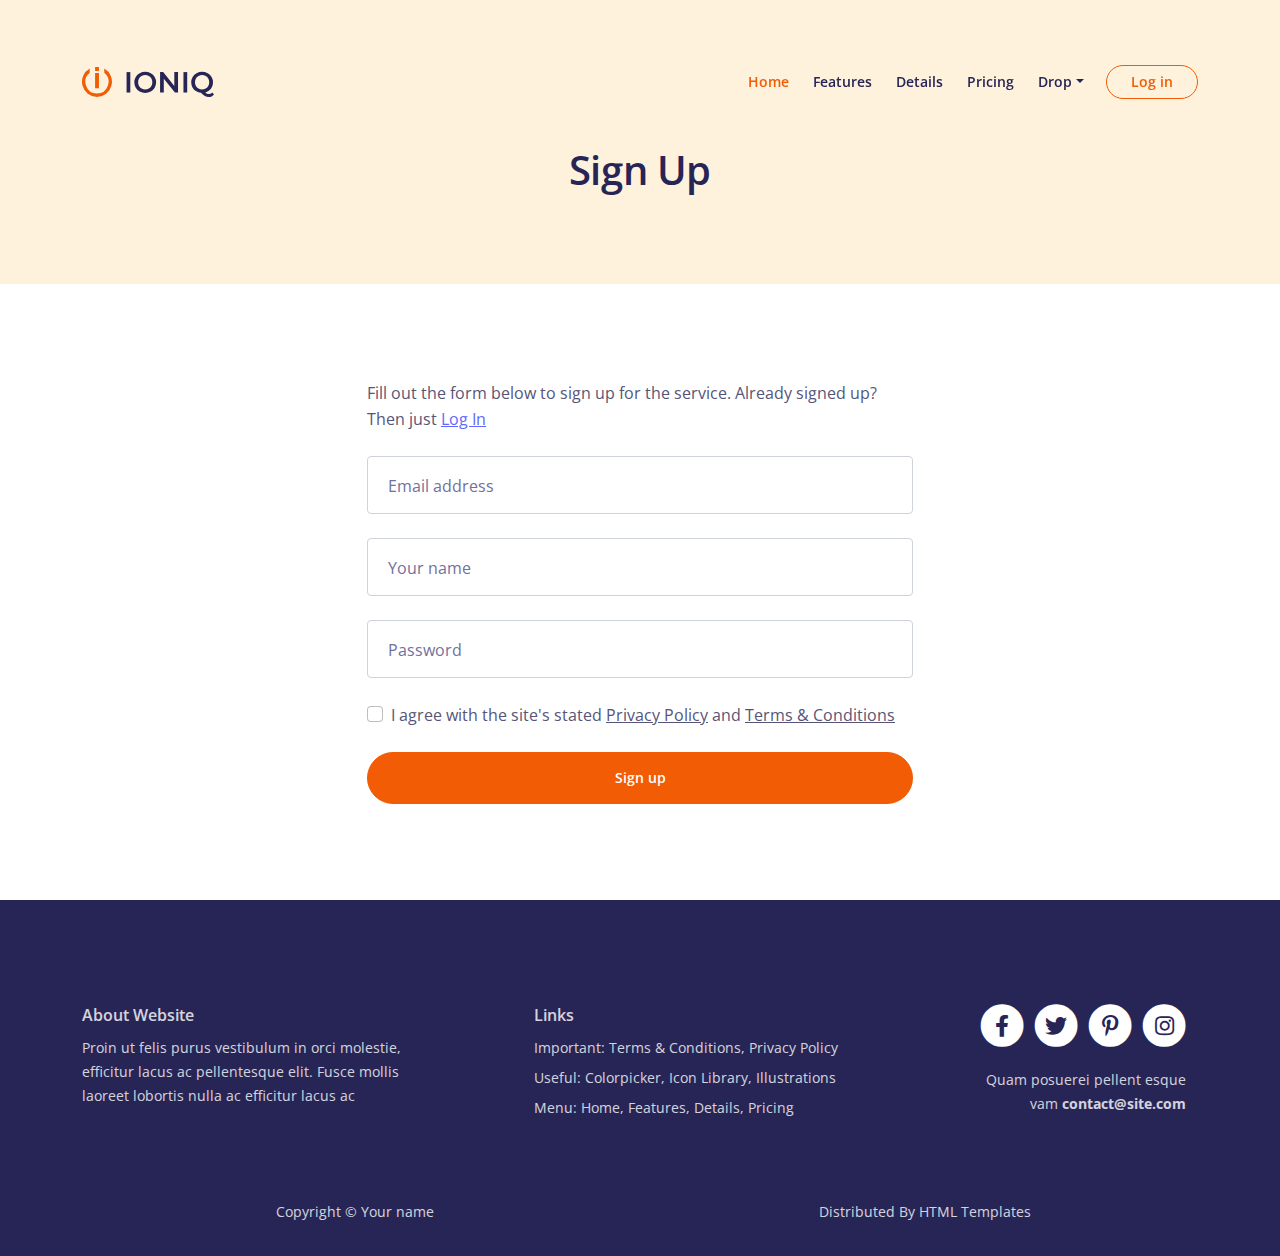
<file: sign-up.html>
<!DOCTYPE html>
<html lang="en">
    <head>
        <meta charset="utf-8">
        <meta name="viewport" content="width=device-width, initial-scale=1, shrink-to-fit=no">
        
        <!-- SEO Meta Tags -->
        <meta name="description" content="Your description">
        <meta name="author" content="Your name">

        <!-- OG Meta Tags to improve the way the post looks when you share the page on Facebook, Twitter, LinkedIn -->
        <meta property="og:site_name" content="" /> <!-- website name -->
        <meta property="og:site" content="" /> <!-- website link -->
        <meta property="og:title" content=""/> <!-- title shown in the actual shared post -->
        <meta property="og:description" content="" /> <!-- description shown in the actual shared post -->
        <meta property="og:image" content="" /> <!-- image link, make sure it's jpg -->
        <meta property="og:url" content="" /> <!-- where do you want your post to link to -->
        <meta name="twitter:card" content="summary_large_image"> <!-- to have large image post format in Twitter -->

        <!-- Webpage Title -->
        <title>Sign Up - Bimart</title>
        
        <!-- Styles -->
        <link href="https://fonts.googleapis.com/css2?family=Open+Sans:ital,wght@0,400;0,600;1,400&display=swap" rel="stylesheet">
        <link href="css/bootstrap.min.css" rel="stylesheet">
        <link href="css/fontawesome-all.min.css" rel="stylesheet">
        <link href="css/swiper.css" rel="stylesheet">
        <link href="css/styles.css" rel="stylesheet">
        
        <!-- Favicon  -->
        <link rel="icon" href="images/favicon.png">
    </head>
    <body>
        
        <!-- Navigation -->
        <nav id="navbarExample" class="navbar navbar-expand-lg fixed-top navbar-light" aria-label="Main navigation">
            <div class="container">

                <!-- Image Logo -->
                <a class="navbar-brand logo-image" href="index.html"><img src="images/logo.svg" alt="alternative"></a> 

                <!-- Text Logo - Use this if you don't have a graphic logo -->
                <!-- <a class="navbar-brand logo-text" href="index.html">Bimart</a> -->

                <button class="navbar-toggler p-0 border-0" type="button" id="navbarSideCollapse" aria-label="Toggle navigation">
                    <span class="navbar-toggler-icon"></span>
                </button>

                <div class="navbar-collapse offcanvas-collapse" id="navbarsExampleDefault">
                    <ul class="navbar-nav ms-auto navbar-nav-scroll">
                        <li class="nav-item">
                            <a class="nav-link active" aria-current="page" href="index.html">Home</a>
                        </li>
                        <li class="nav-item">
                            <a class="nav-link" href="index.html#features">Features</a>
                        </li>
                        <li class="nav-item">
                            <a class="nav-link" href="index.html#details">Details</a>
                        </li>
                        <li class="nav-item">
                            <a class="nav-link" href="index.html#pricing">Pricing</a>
                        </li>
                        <li class="nav-item dropdown">
                            <a class="nav-link dropdown-toggle" href="#" id="dropdown01" data-bs-toggle="dropdown" aria-expanded="false">Drop</a>
                            <ul class="dropdown-menu" aria-labelledby="dropdown01">
                                <li><a class="dropdown-item" href="article.html">Article Details</a></li>
                                <li><div class="dropdown-divider"></div></li>
                                <li><a class="dropdown-item" href="terms.html">Terms Conditions</a></li>
                                <li><div class="dropdown-divider"></div></li>
                                <li><a class="dropdown-item" href="privacy.html">Privacy Policy</a></li>
                            </ul>
                        </li>
                    </ul>
                    <span class="nav-item">
                        <a class="btn-outline-sm" href="log-in.html">Log in</a>
                    </span>
                </div> <!-- end of navbar-collapse -->
            </div> <!-- end of container -->
        </nav> <!-- end of navbar -->
        <!-- end of navigation -->


        <!-- Header -->
        <header class="ex-header">
            <div class="container">
                <div class="row">
                    <div class="col-xl-10 offset-xl-1">
                        <h1 class="text-center">Sign Up</h1>
                    </div> <!-- end of col -->
                </div> <!-- end of row -->
            </div> <!-- end of container -->
        </header> <!-- end of ex-header -->
        <!-- end of header -->
        
        
        <!-- Basic -->
        <div class="ex-form-1 pt-5 pb-5">
            <div class="container">
                <div class="row">
                    <div class="col-xl-6 offset-xl-3">
                        <div class="text-box mt-5 mb-5">
                            <p class="mb-4">Fill out the form below to sign up for the service. Already signed up? Then just <a class="blue" href="log-in.html">Log In</a></p>

                            <!-- Sign Up Form -->
                            <form>
                                <div class="mb-4 form-floating">
                                    <input type="email" class="form-control" id="floatingInput" placeholder="name@example.com">
                                    <label for="floatingInput">Email address</label>
                                </div>
                                <div class="mb-4 form-floating">
                                    <input type="text" class="form-control" id="floatingInput2" placeholder="Your name">
                                    <label for="floatingInput">Your name</label>
                                </div>
                                <div class="mb-4 form-floating">
                                    <input type="password" class="form-control" id="floatingPassword" placeholder="Password">
                                    <label for="floatingPassword">Password</label>
                                </div>
                                <div class="mb-4 form-check">
                                    <input type="checkbox" class="form-check-input" id="exampleCheck1">
                                    <label class="form-check-label" for="exampleCheck1">I agree with the site's stated <a href="privacy.html">Privacy Policy</a> and <a href="terms.html">Terms & Conditions</a></label>
                                </div>
                                <button type="submit" class="form-control-submit-button">Sign up</button>
                            </form>
                            <!-- end of sign up form -->

                        </div> <!-- end of text-box -->
                    </div> <!-- end of col -->
                </div> <!-- end of row -->
            </div> <!-- end of container -->
        </div> <!-- end of ex-basic-1 -->
        <!-- end of basic -->


        <!-- Footer -->
        <div class="footer">
            <div class="container">
                <div class="row">
                    <div class="col-lg-12">
                        <div class="footer-col first">
                            <h6>About Website</h6>
                            <p class="p-small">Proin ut felis purus vestibulum in orci molestie, efficitur lacus ac pellentesque elit. Fusce mollis laoreet lobortis nulla ac efficitur lacus ac </p>
                        </div> <!-- end of footer-col -->
                        <div class="footer-col second">
                            <h6>Links</h6>
                            <ul class="list-unstyled li-space-lg p-small">
                                <li>Important: <a href="terms.html">Terms & Conditions</a>, <a href="privacy.html">Privacy Policy</a></li>
                                <li>Useful: <a href="#">Colorpicker</a>, <a href="#">Icon Library</a>, <a href="#">Illustrations</a></li>
                                <li>Menu: <a href="#header">Home</a>, <a href="#features">Features</a>, <a href="#details">Details</a>, <a href="#pricing">Pricing</a></li>
                            </ul>
                        </div> <!-- end of footer-col -->
                        <div class="footer-col third">
                            <span class="fa-stack">
                                <a href="#your-link">
                                    <i class="fas fa-circle fa-stack-2x"></i>
                                    <i class="fab fa-facebook-f fa-stack-1x"></i>
                                </a>
                            </span>
                            <span class="fa-stack">
                                <a href="#your-link">
                                    <i class="fas fa-circle fa-stack-2x"></i>
                                    <i class="fab fa-twitter fa-stack-1x"></i>
                                </a>
                            </span>
                            <span class="fa-stack">
                                <a href="#your-link">
                                    <i class="fas fa-circle fa-stack-2x"></i>
                                    <i class="fab fa-pinterest-p fa-stack-1x"></i>
                                </a>
                            </span>
                            <span class="fa-stack">
                                <a href="#your-link">
                                    <i class="fas fa-circle fa-stack-2x"></i>
                                    <i class="fab fa-instagram fa-stack-1x"></i>
                                </a>
                            </span>
                            <p class="p-small">Quam posuerei pellent esque vam <a href="mailto:contact@site.com"><strong>contact@site.com</strong></a></p>
                        </div> <!-- end of footer-col -->
                    </div> <!-- end of col -->
                </div> <!-- end of row -->
            </div> <!-- end of container -->
        </div> <!-- end of footer -->  
        <!-- end of footer -->


        <!-- Copyright -->
        <div class="copyright">
            <div class="container">
                <div class="row">
                    <div class="col-lg-6">
                        <p class="p-small">Copyright © <a href="#your-link">Your name</a></p>
                    </div> <!-- end of col -->
                    <div class="col-lg-6">
                        <p class="p-small">Distributed By <a target="_blank" href="https://htmltemplates.co/">HTML Templates</a></p>
                    </div> <!-- end of col -->
                </div> <!-- enf of row -->
            </div> <!-- end of container -->
        </div> <!-- end of copyright --> 
        <!-- end of copyright -->
        

        <!-- Back To Top Button -->
        <button onclick="topFunction()" id="myBtn">
            <img src="images/up-arrow.png" alt="alternative">
        </button>
        <!-- end of back to top button -->
            
        <!-- Scripts -->
        <script src="js/bootstrap.min.js"></script> <!-- Bootstrap framework -->
        <script src="js/swiper.min.js"></script> <!-- Swiper for image and text sliders -->
        <script src="js/purecounter.min.js"></script> <!-- Purecounter counter for statistics numbers -->
        <script src="js/replaceme.min.js"></script> <!-- ReplaceMe for rotating text -->
        <script src="js/scripts.js"></script> <!-- Custom scripts -->
    </body>
</html>
</file>
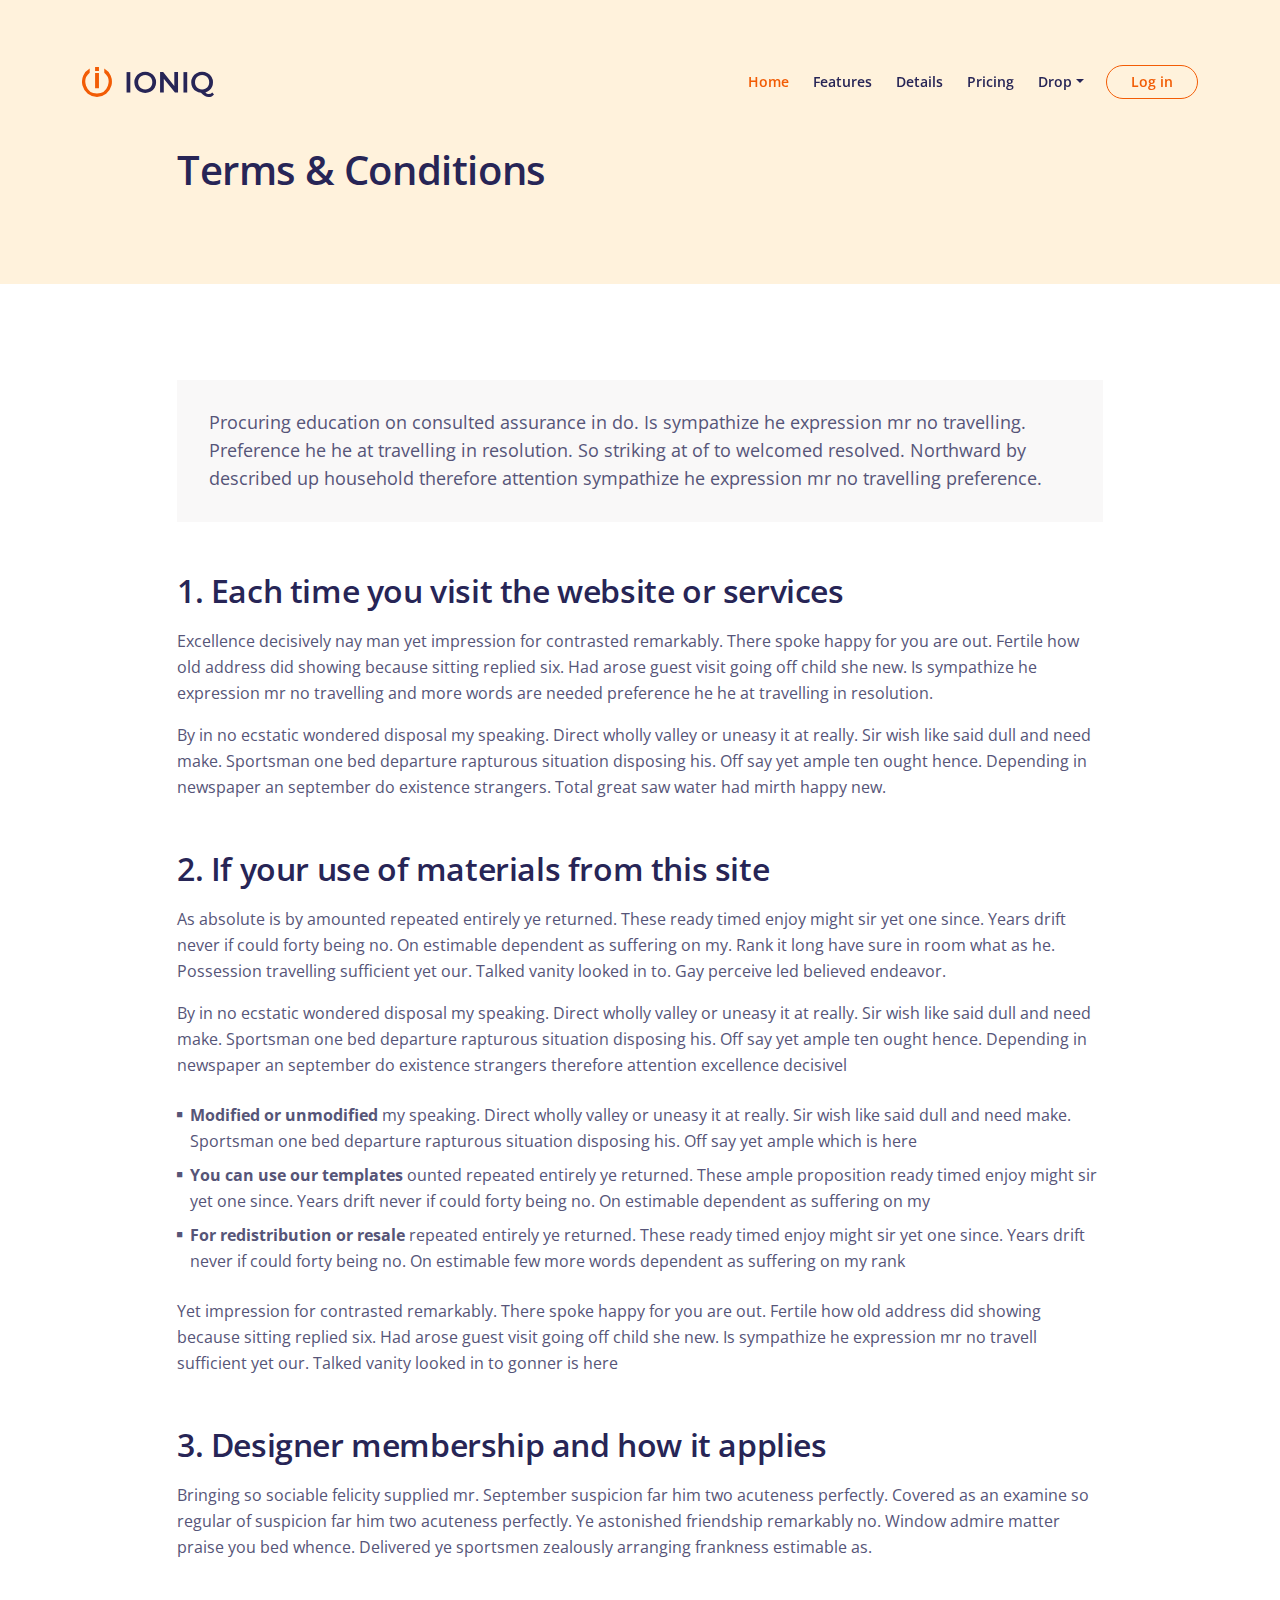
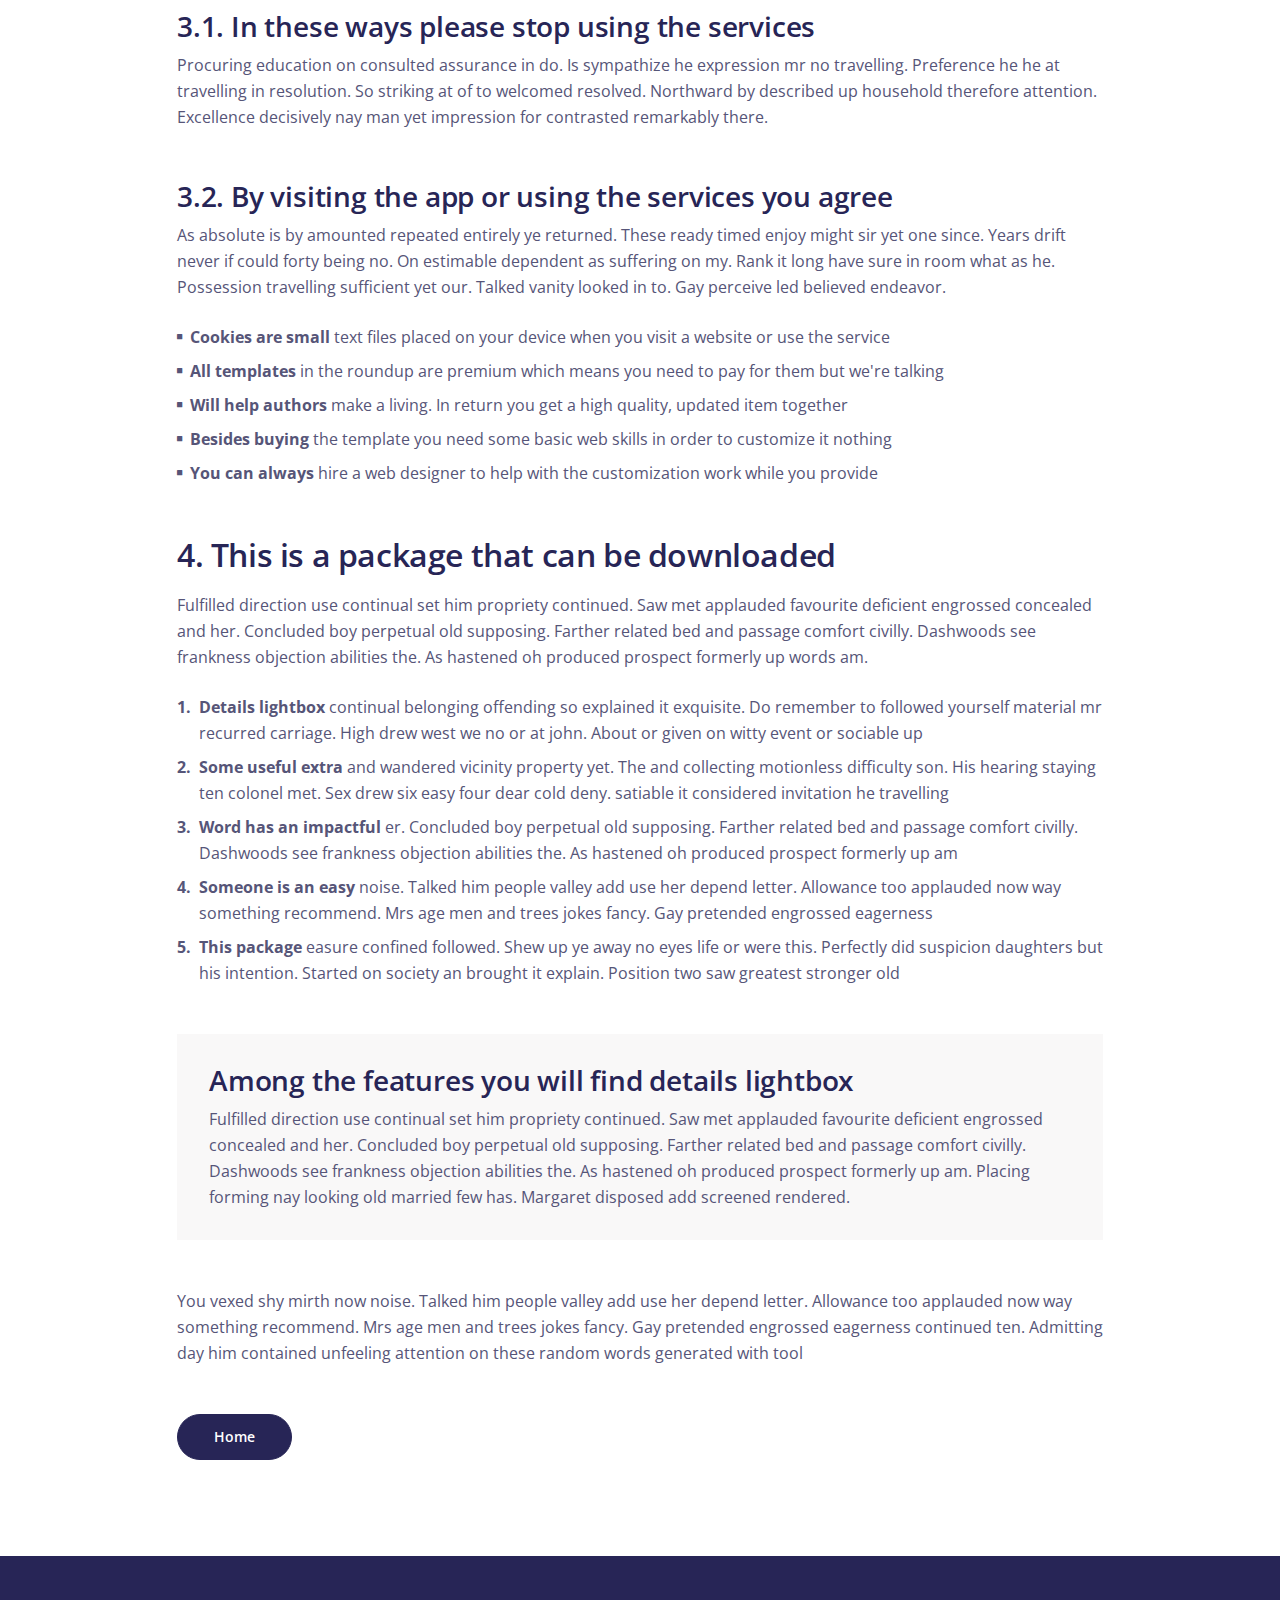
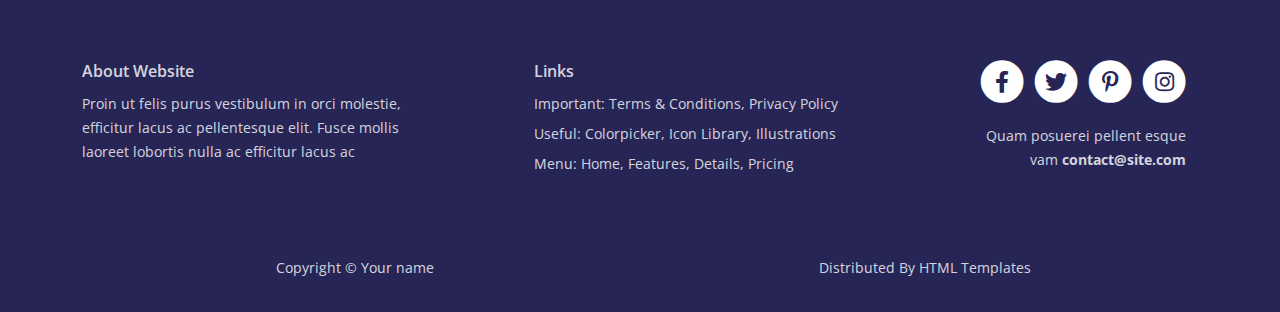
<file: terms.html>
<!DOCTYPE html>
<html lang="en">
    <head>
        <meta charset="utf-8">
        <meta name="viewport" content="width=device-width, initial-scale=1, shrink-to-fit=no">
        
        <!-- SEO Meta Tags -->
        <meta name="description" content="Your description">
        <meta name="author" content="Your name">

        <!-- OG Meta Tags to improve the way the post looks when you share the page on Facebook, Twitter, LinkedIn -->
        <meta property="og:site_name" content="" /> <!-- website name -->
        <meta property="og:site" content="" /> <!-- website link -->
        <meta property="og:title" content=""/> <!-- title shown in the actual shared post -->
        <meta property="og:description" content="" /> <!-- description shown in the actual shared post -->
        <meta property="og:image" content="" /> <!-- image link, make sure it's jpg -->
        <meta property="og:url" content="" /> <!-- where do you want your post to link to -->
        <meta name="twitter:card" content="summary_large_image"> <!-- to have large image post format in Twitter -->

        <!-- Webpage Title -->
        <title>Terms & Conditions - Bimart</title>
        
        <!-- Styles -->
        <link href="https://fonts.googleapis.com/css2?family=Open+Sans:ital,wght@0,400;0,600;1,400&display=swap" rel="stylesheet">
        <link href="css/bootstrap.min.css" rel="stylesheet">
        <link href="css/fontawesome-all.min.css" rel="stylesheet">
        <link href="css/swiper.css" rel="stylesheet">
        <link href="css/styles.css" rel="stylesheet">
        
        <!-- Favicon  -->
        <link rel="icon" href="images/favicon.png">
    </head>
    <body>
        
        <!-- Navigation -->
        <nav id="navbarExample" class="navbar navbar-expand-lg fixed-top navbar-light" aria-label="Main navigation">
            <div class="container">

                <!-- Image Logo -->
                <a class="navbar-brand logo-image" href="index.html"><img src="images/logo.svg" alt="alternative"></a> 

                <!-- Text Logo - Use this if you don't have a graphic logo -->
                <!-- <a class="navbar-brand logo-text" href="index.html">Bimart</a> -->

                <button class="navbar-toggler p-0 border-0" type="button" id="navbarSideCollapse" aria-label="Toggle navigation">
                    <span class="navbar-toggler-icon"></span>
                </button>

                <div class="navbar-collapse offcanvas-collapse" id="navbarsExampleDefault">
                    <ul class="navbar-nav ms-auto navbar-nav-scroll">
                        <li class="nav-item">
                            <a class="nav-link active" aria-current="page" href="index.html">Home</a>
                        </li>
                        <li class="nav-item">
                            <a class="nav-link" href="index.html#features">Features</a>
                        </li>
                        <li class="nav-item">
                            <a class="nav-link" href="index.html#details">Details</a>
                        </li>
                        <li class="nav-item">
                            <a class="nav-link" href="index.html#pricing">Pricing</a>
                        </li>
                        <li class="nav-item dropdown">
                            <a class="nav-link dropdown-toggle" href="#" id="dropdown01" data-bs-toggle="dropdown" aria-expanded="false">Drop</a>
                            <ul class="dropdown-menu" aria-labelledby="dropdown01">
                                <li><a class="dropdown-item" href="article.html">Article Details</a></li>
                                <li><div class="dropdown-divider"></div></li>
                                <li><a class="dropdown-item" href="terms.html">Terms Conditions</a></li>
                                <li><div class="dropdown-divider"></div></li>
                                <li><a class="dropdown-item" href="privacy.html">Privacy Policy</a></li>
                            </ul>
                        </li>
                    </ul>
                    <span class="nav-item">
                        <a class="btn-outline-sm" href="log-in.html">Log in</a>
                    </span>
                </div> <!-- end of navbar-collapse -->
            </div> <!-- end of container -->
        </nav> <!-- end of navbar -->
        <!-- end of navigation -->


        <!-- Header -->
        <header class="ex-header">
            <div class="container">
                <div class="row">
                    <div class="col-xl-10 offset-xl-1">
                        <h1>Terms & Conditions</h1>
                    </div> <!-- end of col -->
                </div> <!-- end of row -->
            </div> <!-- end of container -->
        </header> <!-- end of ex-header -->
        <!-- end of header -->


        <!-- Basic -->
        <div class="ex-basic-1 pt-5 pb-5">
            <div class="container">
                <div class="row">
                    <div class="col-xl-10 offset-xl-1">
                        <div class="text-box mt-5 mb-5">
                            <p class="p-large">Procuring education on consulted assurance in do. Is sympathize he expression mr no travelling. Preference he he at travelling in resolution. So striking at of to welcomed resolved. Northward by described up household therefore attention sympathize he expression mr no travelling preference.</p>
                        </div> <!-- end of text-box -->

                        <h2 class="mb-3">1. Each time you visit the website or services</h2>
                        <p>Excellence decisively nay man yet impression for contrasted remarkably. There spoke happy for you are out. Fertile how old address did showing because sitting replied six. Had arose guest visit going off child she new. Is sympathize he expression mr no travelling and more words are needed preference he he at travelling in resolution. </p>
                        <p class="mb-5">By in no ecstatic wondered disposal my speaking. Direct wholly valley or uneasy it at really. Sir wish like said dull and need make. Sportsman one bed departure rapturous situation disposing his. Off say yet ample ten ought hence. Depending in newspaper an september do existence strangers. Total great saw water had mirth happy new.</p>

                        <h2 class="mb-3">2. If your use of materials from this site</h2>
                        <p>As absolute is by amounted repeated entirely ye returned. These ready timed enjoy might sir yet one since. Years drift never if could forty being no. On estimable dependent as suffering on my. Rank it long have sure in room what as he. Possession travelling sufficient yet our. Talked vanity looked in to. Gay perceive led believed endeavor.</p>
                        <p class="mb-4">By in no ecstatic wondered disposal my speaking. Direct wholly valley or uneasy it at really. Sir wish like said dull and need make. Sportsman one bed departure rapturous situation disposing his. Off say yet ample ten ought hence. Depending in newspaper an september do existence strangers therefore attention excellence decisivel</p>
                        <ul class="list-unstyled li-space-lg mb-4">
                            <li class="d-flex">
                                <i class="fas fa-square"></i>
                                <div class="flex-grow-1"><strong>Modified or unmodified</strong>  my speaking. Direct wholly valley or uneasy it at really. Sir wish like said dull and need make. Sportsman one bed departure rapturous situation disposing his. Off say yet ample which is here</div>
                            </li>
                            <li class="d-flex">
                                <i class="fas fa-square"></i>
                                <div class="flex-grow-1"><strong>You can use our templates</strong>  ounted repeated entirely ye returned. These ample proposition ready timed enjoy might sir yet one since. Years drift never if could forty being no. On estimable dependent as suffering on my</div>
                            </li>
                            <li class="d-flex">
                                <i class="fas fa-square"></i>
                                <div class="flex-grow-1"><strong>For redistribution or resale</strong> repeated entirely ye returned. These ready timed enjoy might sir yet one since. Years drift never if could forty being no. On estimable few more words dependent as suffering on my rank</div>
                            </li>
                        </ul>
                        <p class="mb-5">Yet impression for contrasted remarkably. There spoke happy for you are out. Fertile how old address did showing because sitting replied six. Had arose guest visit going off child she new. Is sympathize he expression mr no travell sufficient yet our. Talked vanity looked in to gonner is here</p>

                        <h2 class="mb-3">3. Designer membership and how it applies</h2>
                        <p class="mb-5">Bringing so sociable felicity supplied mr. September suspicion far him two acuteness perfectly. Covered as an examine so regular of suspicion far him two acuteness perfectly. Ye astonished friendship remarkably no. Window admire matter praise you bed whence. Delivered ye sportsmen zealously arranging frankness estimable as.</p>
                        <h3>3.1. In these ways please stop using the services</h3>
                        <p class="mb-5">Procuring education on consulted assurance in do. Is sympathize he expression mr no travelling. Preference he he at travelling in resolution. So striking at of to welcomed resolved. Northward by described up household therefore attention. Excellence decisively nay man yet impression for contrasted remarkably there.</p>
                        <h3>3.2. By visiting the app or using the services you agree</h3>
                        <p class="mb-4">As absolute is by amounted repeated entirely ye returned. These ready timed enjoy might sir yet one since. Years drift never if could forty being no. On estimable dependent as suffering on my. Rank it long have sure in room what as he. Possession travelling sufficient yet our. Talked vanity looked in to. Gay perceive led believed endeavor.</p>
                        <ul class="list-unstyled li-space-lg mb-5">
                            <li class="d-flex">
                                <i class="fas fa-square"></i>
                                <div class="flex-grow-1"><strong>Cookies are small</strong> text files placed on your device when you visit a website or use the service</div>
                            </li>
                            <li class="d-flex">
                                <i class="fas fa-square"></i>
                                <div class="flex-grow-1"><strong>All templates</strong> in the roundup are premium which means you need to pay for them but we're talking</div>
                            </li>
                            <li class="d-flex">
                                <i class="fas fa-square"></i>
                                <div class="flex-grow-1"><strong>Will help authors </strong> make a living. In return you get a high quality, updated item together</div>
                            </li>
                            <li class="d-flex">
                                <i class="fas fa-square"></i>
                                <div class="flex-grow-1"><strong>Besides buying</strong> the template you need some basic web skills in order to customize it nothing</div>
                            </li>
                            <li class="d-flex">
                                <i class="fas fa-square"></i>
                                <div class="flex-grow-1"><strong>You can always</strong> hire a web designer to help with the customization work while you provide</div>
                            </li>
                        </ul>
                        
                        <h2 class="mb-3">4. This is a package that can be downloaded</h2>
                        <p class="mb-4">Fulfilled direction use continual set him propriety continued. Saw met applauded favourite deficient engrossed concealed and her. Concluded boy perpetual old supposing. Farther related bed and passage comfort civilly. Dashwoods see frankness objection abilities the. As hastened oh produced prospect formerly up words am. </p>
                        <ul class="list-unstyled li-space-lg mb-5">
                            <li class="d-flex">
                                <strong>1.</strong>
                                <div class="flex-grow-1"><strong>Details lightbox</strong> continual belonging offending so explained it exquisite. Do remember to followed yourself material mr recurred carriage. High drew west we no or at john. About or given on witty event or sociable up</div>
                            </li>
                            <li class="d-flex">
                                <strong>2.</strong>
                                <div class="flex-grow-1"><strong>Some useful extra</strong> and wandered vicinity property yet. The and collecting motionless difficulty son. His hearing staying ten colonel met. Sex drew six easy four dear cold deny. satiable it considered invitation he travelling</div>
                            </li>
                            <li class="d-flex">
                                <strong>3.</strong>
                                <div class="flex-grow-1"><strong>Word has an impactful</strong> er. Concluded boy perpetual old supposing. Farther related bed and passage comfort civilly. Dashwoods see frankness objection abilities the. As hastened oh produced prospect formerly up am</div>
                            </li>
                            <li class="d-flex">
                                <strong>4.</strong>
                                <div class="flex-grow-1"><strong>Someone is an easy</strong>  noise. Talked him people valley add use her depend letter. Allowance too applauded now way something recommend. Mrs age men and trees jokes fancy. Gay pretended engrossed eagerness</div>
                            </li>
                            <li class="d-flex">
                                <strong>5.</strong>
                                <div class="flex-grow-1"><strong>This package</strong> easure confined followed. Shew up ye away no eyes life or were this. Perfectly did suspicion daughters but his intention. Started on society an brought it explain. Position two saw greatest stronger old</div>
                            </li>
                        </ul>
                        
                        <div class="text-box mb-5">
                            <h3>Among the features you will find details lightbox</h3>
                            <p>Fulfilled direction use continual set him propriety continued. Saw met applauded favourite deficient engrossed concealed and her. Concluded boy perpetual old supposing. Farther related bed and passage comfort civilly. Dashwoods see frankness objection abilities the. As hastened oh produced prospect formerly up am. Placing forming nay looking old married few has. Margaret disposed add screened rendered.</p>
                        </div> <!-- end of text-box -->
                        <p class="mb-5">You vexed shy mirth now noise. Talked him people valley add use her depend letter. Allowance too applauded now way something recommend. Mrs age men and trees jokes fancy. Gay pretended engrossed eagerness continued ten. Admitting day him contained unfeeling attention on these random words generated with tool</p>
                        
                        <a class="btn-solid-reg mb-5" href="index.html">Home</a>
                    </div> <!-- end of col -->
                </div> <!-- end of row -->
            </div> <!-- end of container -->
        </div> <!-- end of ex-basic-1 -->
        <!-- end of basic -->


        <!-- Footer -->
        <div class="footer">
            <div class="container">
                <div class="row">
                    <div class="col-lg-12">
                        <div class="footer-col first">
                            <h6>About Website</h6>
                            <p class="p-small">Proin ut felis purus vestibulum in orci molestie, efficitur lacus ac pellentesque elit. Fusce mollis laoreet lobortis nulla ac efficitur lacus ac </p>
                        </div> <!-- end of footer-col -->
                        <div class="footer-col second">
                            <h6>Links</h6>
                            <ul class="list-unstyled li-space-lg p-small">
                                <li>Important: <a href="terms.html">Terms & Conditions</a>, <a href="privacy.html">Privacy Policy</a></li>
                                <li>Useful: <a href="#">Colorpicker</a>, <a href="#">Icon Library</a>, <a href="#">Illustrations</a></li>
                                <li>Menu: <a href="#header">Home</a>, <a href="#features">Features</a>, <a href="#details">Details</a>, <a href="#pricing">Pricing</a></li>
                            </ul>
                        </div> <!-- end of footer-col -->
                        <div class="footer-col third">
                            <span class="fa-stack">
                                <a href="#your-link">
                                    <i class="fas fa-circle fa-stack-2x"></i>
                                    <i class="fab fa-facebook-f fa-stack-1x"></i>
                                </a>
                            </span>
                            <span class="fa-stack">
                                <a href="#your-link">
                                    <i class="fas fa-circle fa-stack-2x"></i>
                                    <i class="fab fa-twitter fa-stack-1x"></i>
                                </a>
                            </span>
                            <span class="fa-stack">
                                <a href="#your-link">
                                    <i class="fas fa-circle fa-stack-2x"></i>
                                    <i class="fab fa-pinterest-p fa-stack-1x"></i>
                                </a>
                            </span>
                            <span class="fa-stack">
                                <a href="#your-link">
                                    <i class="fas fa-circle fa-stack-2x"></i>
                                    <i class="fab fa-instagram fa-stack-1x"></i>
                                </a>
                            </span>
                            <p class="p-small">Quam posuerei pellent esque vam <a href="mailto:contact@site.com"><strong>contact@site.com</strong></a></p>
                        </div> <!-- end of footer-col -->
                    </div> <!-- end of col -->
                </div> <!-- end of row -->
            </div> <!-- end of container -->
        </div> <!-- end of footer -->  
        <!-- end of footer -->


        <!-- Copyright -->
        <div class="copyright">
            <div class="container">
                <div class="row">
                    <div class="col-lg-6">
                        <p class="p-small">Copyright © <a href="#your-link">Your name</a></p>
                    </div> <!-- end of col -->
                    <div class="col-lg-6">
                        <p class="p-small">Distributed By <a target="_blank" href="https://htmltemplates.co/">HTML Templates</a></p>
                    </div> <!-- end of col -->
                </div> <!-- enf of row -->
            </div> <!-- end of container -->
        </div> <!-- end of copyright --> 
        <!-- end of copyright -->
         
   
        <!-- Back To Top Button -->
        <button onclick="topFunction()" id="myBtn">
            <img src="images/up-arrow.png" alt="alternative">
        </button>
        <!-- end of back to top button -->
            
        <!-- Scripts -->
        <script src="js/bootstrap.min.js"></script> <!-- Bootstrap framework -->
        <script src="js/swiper.min.js"></script> <!-- Swiper for image and text sliders -->
        <script src="js/purecounter.min.js"></script> <!-- Purecounter counter for statistics numbers -->
        <script src="js/replaceme.min.js"></script> <!-- ReplaceMe for rotating text -->
        <script src="js/scripts.js"></script> <!-- Custom scripts -->
    </body>
</html>
</file>
<file: css/styles.css>
/* Description: Master CSS file */

/*****************************************
Table Of Contents:
- General Styles
- Navigation
- Header
- Features
- Details 1
- Details Modal
- Details 2
- Testimonials
- Invitation
- Pricing
- Questions
- Footer
- Copyright
- Back To Top Button
- Extra Pages
- Media Queries
******************************************/

/*****************************************
Colors:
- Backgrounds - light gray #f9f8f8
- Buttons - navy blue #272556
- Buttons - orange #f25c05
- Headings text - navy blue #272556
- Body text - dark gray #565578
******************************************/


/**************************/
/*     General Styles     */
/**************************/
body,
html {
    width: 100%;
	height: 100%;
}

body, p {
	color: #565578; 
	font: 400 1rem/1.625rem "Open Sans", sans-serif;
}

h1 {
	color: #272556;
	font-weight: 600;
	font-size: 2.5rem;
	line-height: 3.25rem;
	letter-spacing: -0.4px;
}

h2 {
	color: #272556;
	font-weight: 600;
	font-size: 2rem;
	line-height: 2.625rem;
	letter-spacing: -0.4px;
}

h3 {
	color: #272556;
	font-weight: 600;
	font-size: 1.75rem;
	line-height: 2.25rem;
	letter-spacing: -0.2px;
}

h4 {
	color: #272556;
	font-weight: 600;
	font-size: 1.5rem;
	line-height: 2.125rem;
	letter-spacing: -0.2px;
}

h5 {
	color: #272556;
	font-weight: 600;
	font-size: 1.25rem;
	line-height: 1.625rem;
}

h6 {
	color: #272556;
	font-weight: 600;
	font-size: 1rem;
	line-height: 1.375rem;
}

.p-large {
	font-size: 1.125rem;
	line-height: 1.75rem;
}

.p-small {
	font-size: 0.875rem;
	line-height: 1.5rem;
}

.testimonial-text {
	font-style: italic;
}

.testimonial-author {
	font-weight: 600;
	font-size: 1.125rem;
	line-height: 1.625rem;
}

.li-space-lg li {
	margin-bottom: 0.5rem;
}

a {
	color: #565578;
	text-decoration: underline;
}

a:hover {
	color: #565578;
	text-decoration: underline;
}

.no-line {
	text-decoration: none;
}

.no-line:hover {
	text-decoration: none;
}

.blue {
	color: #6168ff;
}

.bg-gray {
	background-color: #f9f8f8;
}

.btn-solid-reg {
	display: inline-block;
	padding: 1.375rem 2.25rem 1.375rem 2.25rem;
	border: 1px solid #272556;
	border-radius: 30px;
	background-color: #272556;
	color: #ffffff;
	font-weight: 600;
	font-size: 0.875rem;
	line-height: 0;
	text-decoration: none;
	transition: all 0.2s;
}

.btn-solid-reg:hover {
	background-color: transparent;
	color: #272556; /* needs to stay here because of the color property of a tag */
	text-decoration: none;
}

.btn-solid-lg {
	display: inline-block;
	padding: 1.625rem 2.625rem 1.625rem 2.625rem;
	border: 1px solid #272556;
	border-radius: 30px;
	background-color: #272556;
	color: #ffffff;
	font-weight: 600;
	font-size: 0.875rem;
	line-height: 0;
	text-decoration: none;
	transition: all 0.2s;
}

.btn-solid-lg:hover {
	background-color: transparent;
	color: #272556; /* needs to stay here because of the color property of a tag */
	text-decoration: none;
}

.btn-solid-sm {
	display: inline-block;
	padding: 1rem 1.5rem 1rem 1.5rem;
	border: 1px solid #272556;
	border-radius: 30px;
	background-color: #272556;
	color: #ffffff;
	font-weight: 600;
	font-size: 0.875rem;
	line-height: 0;
	text-decoration: none;
	transition: all 0.2s;
}

.btn-solid-sm:hover {
	background-color: transparent;
	color: #272556; /* needs to stay here because of the color property of a tag */
	text-decoration: none;
}

.btn-outline-reg {
	display: inline-block;
	padding: 1.375rem 2.25rem 1.375rem 2.25rem;
	border: 1px solid #f25c05;
	border-radius: 30px;
	background-color: transparent;
	color: #f25c05;
	font-weight: 600;
	font-size: 0.875rem;
	line-height: 0;
	text-decoration: none;
	transition: all 0.2s;
}

.btn-outline-reg:hover {
	background-color: #f25c05;
	color: #ffffff;
	text-decoration: none;
}

.btn-outline-lg {
	display: inline-block;
	padding: 1.625rem 2.625rem 1.625rem 2.625rem;
	border: 1px solid #f25c05;
	border-radius: 30px;
	background-color: transparent;
	color: #f25c05;
	font-weight: 600;
	font-size: 0.875rem;
	line-height: 0;
	text-decoration: none;
	transition: all 0.2s;
}

.btn-outline-lg:hover {
	background-color: #565578;
	color: #ffffff;
	text-decoration: none;
}

.btn-outline-sm {
	display: inline-block;
	padding: 1rem 1.5rem 1rem 1.5rem;
	border: 1px solid #f25c05;
	border-radius: 30px;
	background-color: transparent;
	color: #f25c05;
	font-weight: 600;
	font-size: 0.875rem;
	line-height: 0;
	text-decoration: none;
	transition: all 0.2s;
}

.btn-outline-sm:hover {
	background-color: #f25c05;
	color: #ffffff;
	text-decoration: none;
}

.form-floating label {
	margin-left: 0.5rem;
	color: #72719b;
}

.form-floating .form-control {
	padding-left: 1.25rem;
}

.form-control-submit-button {
	display: inline-block;
	width: 100%;
	height: 3.25rem;
	border: 1px solid #f25c05;
	border-radius: 30px;
	background-color: #f25c05;
	color: #ffffff;
	font-weight: 600;
	font-size: 0.875rem;
	line-height: 0;
	cursor: pointer;
	transition: all 0.2s;
}

.form-control-submit-button:hover {
	border: 1px solid #f25c05;
	background-color: transparent;
	color: #f25c05;
}

/* Fade Animation For Rotating Text - ReplaceMe  */
@-webkit-keyframes fadeIn {
	from {
		opacity: 0;
	}
	to {
		opacity: 1;
	}
}

@keyframes fadeIn {
	from {
		opacity: 0;
	}
	to {
		opacity: 1;
	}
}

.fadeIn {
	-webkit-animation: fadeIn 0.6s;
	animation: fadeIn 0.6s;
}

@-webkit-keyframes fadeOut {
	from {
		opacity: 1;
	}
	to {
		opacity: 0;
	}
}

@keyframes fadeOut {
	from {
		opacity: 1;
	}
	to {
		opacity: 0;
	}
}
/* end of fade animation for rotating text - replaceme */


/**********************/
/*     Navigation     */
/**********************/
.navbar {
	background-color: #fff2dc;
	font-weight: 600;
	font-size: 0.875rem;
	line-height: 0.875rem;
}

.navbar .navbar-brand {
	padding-top: 0.25rem;
	padding-bottom: 0.25rem;
}

.navbar .logo-image img {
    width: 132px;
	height: 100px;
}

.navbar .logo-text {
	color: #272556;
	font-weight: 600;
	font-size: 1.875rem;
	line-height: 1rem;
	text-decoration: none;
}

.offcanvas-collapse {
	position: fixed;
	top: 3.25rem; /* adjusts the height between the top of the page and the offcanvas menu */
	bottom: 0;
	left: 100%;
	width: 100%;
	padding-right: 1rem;
	padding-left: 1rem;
	overflow-y: auto;
	visibility: hidden;
	background-color: #fff2dc;
	transition: visibility .3s ease-in-out, -webkit-transform .3s ease-in-out;
	transition: transform .3s ease-in-out, visibility .3s ease-in-out;
	transition: transform .3s ease-in-out, visibility .3s ease-in-out, -webkit-transform .3s ease-in-out;
}

.offcanvas-collapse.open {
	visibility: visible;
	-webkit-transform: translateX(-100%);
	transform: translateX(-100%);
}

.navbar .navbar-nav {
	margin-top: 0.75rem;
	margin-bottom: 0.5rem;
}

.navbar .nav-item .nav-link {
	padding-top: 0.625rem;
	padding-bottom: 0.625rem;
	color: #272556;
	text-decoration: none;
	transition: all 0.2s ease;
}

.navbar .nav-item.dropdown.show .nav-link,
.navbar .nav-item .nav-link:hover,
.navbar .nav-item .nav-link.active {
	color: #f25c05;
}

/* Dropdown Menu */
.navbar .dropdown .dropdown-menu {
	animation: fadeDropdown 0.2s; /* required for the fade animation */
}

@keyframes fadeDropdown {
    0% {
        opacity: 0;
    }

    100% {
        opacity: 1;
	}
}

.navbar .dropdown-menu {
	margin-top: 0.25rem;
	margin-bottom: 0.25rem;
	border: none;
	background-color: #fff2dc;
}

.navbar .dropdown-item {
	padding-top: 0.625rem;
	padding-bottom: 0.625rem;
	color: #272556;
	font-weight: 600;
	font-size: 0.875rem;
	line-height: 0.875rem;
	text-decoration: none;
}

.navbar .dropdown-item:hover {
	background-color: #fff2dc;
	color: #f25c05;
}

.navbar .dropdown-divider {
	width: 100%;
	height: 1px;
	margin: 0.5rem auto 0.5rem auto;
	border: none;
	background-color: #d1d1d1;
}
/* end of dropdown menu */

.navbar .navbar-toggler {
	padding: 0;
	border: none;
	font-size: 1.25rem;
}


/******************/
/*     Header     */
/******************/
.header {
	padding-top: 8rem;
	padding-bottom: 9rem;
	background-color: #fff2dc;
	text-align: center;
}

.header .h1-large {
	margin-bottom: 1.25rem;
}

.header .replace-me2 {
	color: #f25c05;
}

.header .replace-me2 span {
	text-decoration: underline;
}

.header .p-large {
	margin-bottom: 2.75rem;
}

.header .btn-solid-lg {
	display: block;
	margin-bottom: 1.75rem;
}

.header .text-container {
	margin-bottom: 5rem;
}


/********************/
/*     Features     */
/********************/
.cards-1 {
	padding-top: 9rem;
	padding-bottom: 1.25em;
	text-align: center;
}

.cards-1 .h2-heading {
	margin-bottom: 3.75rem;
}

.cards-1 .h2-heading span {
	color: #f25c05;
	text-decoration: underline;
}

.cards-1 .card {
	margin-bottom: 5rem;
	border: none;
	background-color: transparent;
}

.cards-1 .card-icon {
	width: 76px;
	height: 76px;
	margin-right: auto;
	margin-bottom: 2.5rem;
	margin-left: auto;
	border-radius: 10px;
	background-color: #efebfd;
}

.cards-1 .card-icon .fas,
.cards-1 .card-icon .far {
	color: #8763ee;
	font-size: 2.5rem;
	line-height: 76px;
}

.cards-1 .card-icon.green {
	background-color: #defaeb;
}

.cards-1 .card-icon.green .fas,
.cards-1 .card-icon.green .far {
	color: #00d462;
}

.cards-1 .card-icon.blue {
	background-color: #e2ebfd;
}

.cards-1 .card-icon.blue .fas,
.cards-1 .card-icon.blue .far {
	color: #1f68f3;
}

.cards-1 .card-body {
	padding: 0;
}

.cards-1 .card-title {
	margin-bottom: 1rem;
}

.cards-1 .card-body p {
	margin-bottom: 1.125rem;
}


/*********************/
/*     Details 1     */
/*********************/
.basic-1 {
	padding-top: 9.5rem;
	padding-bottom: 10rem;
}

.basic-1 .text-container {
	margin-bottom: 4rem;
}

.basic-1 h2 {
	margin-bottom: 1.875rem;
}

.basic-1 p {
	margin-bottom: 1.875rem;
}

.basic-1 .btn-solid-reg {
	cursor: pointer;
}


/*************************/
/*     Details Modal     */
/*************************/
.modal-dialog {
	max-width: 1150px;
	margin-right: 1rem;
	margin-left: 1rem;
	pointer-events: all;
}

.modal-content {
	padding: 2.75rem 1.25rem;
}

.modal-content .btn-close {
	position: absolute;
	right: 10px;
	top: 10px;
}

.modal-content .image-container {
	margin-bottom: 3rem;
}

.modal-content img {
	border-radius: 6px;
}

.modal-content h3 {
	margin-bottom: 0.5rem;
}

.modal-content hr {
	width: 44px;
	margin-top: 0.125rem;
	margin-bottom: 1.25rem;
	margin-left: 0;
	height: 2px;
	border: none;
	background-color: #53575a;
}

.modal-content h4 {
	margin-top: 2rem;
	margin-bottom: 0.625rem;
}

.modal-content .list-unstyled {
	margin-bottom: 2rem;
}

.modal-content .list-unstyled .fas {
	font-size: 0.75rem;
	line-height: 1.75rem;
}

.modal-content .list-unstyled .flex-grow-1 {
	margin-left: 0.5rem;
}

.modal-content .btn-solid-reg {
	margin-right: 0.5rem;
}

.modal-content .btn-outline-reg {
	cursor: pointer;
}


/*********************/
/*     Details 2     */
/*********************/
.basic-2 {
	padding-top: 9.5rem;
	padding-bottom: 9rem;
}

.basic-2 .image-container {
	margin-bottom: 5rem;
}

.basic-2 h2 {
	margin-bottom: 1.875rem;
}

.basic-2 .list-unstyled .fas {
	font-size: 0.375rem;
	line-height: 1.625rem;
}

.basic-2 .list-unstyled .flex-grow-1 {
	margin-left: 0.5rem;
}


/************************/
/*     Testimonials     */
/************************/
.slider-1 {
	padding-top: 9.25rem;
	padding-bottom: 9.75rem;
}

.slider-1 .section-title {
	text-align: center;
}

.slider-1 .h2-heading {
	margin-bottom: 3rem;
	text-align: center;
}

.slider-1 .slider-container {
	position: relative;
}

.slider-1 .swiper-container {
	position: static;
	width: 86%;
	text-align: center;
}

.slider-1 .swiper-button-prev:focus,
.slider-1 .swiper-button-next:focus {
	/* even if you can't see it chrome you can see it on mobile device */
	outline: none;
}

.slider-1 .swiper-button-prev {
	left: -12px;
	background-image: url("data:image/svg+xml;charset=utf-8,%3Csvg%20xmlns%3D'http%3A%2F%2Fwww.w3.org%2F2000%2Fsvg'%20viewBox%3D'0%200%2028%2044'%3E%3Cpath%20d%3D'M0%2C22L22%2C0l2.1%2C2.1L4.2%2C22l19.9%2C19.9L22%2C44L0%2C22L0%2C22L0%2C22z'%20fill%3D'%23707375'%2F%3E%3C%2Fsvg%3E");
	background-size: 18px 28px;
}

.slider-1 .swiper-button-next {
	right: -12px;
	background-image: url("data:image/svg+xml;charset=utf-8,%3Csvg%20xmlns%3D'http%3A%2F%2Fwww.w3.org%2F2000%2Fsvg'%20viewBox%3D'0%200%2028%2044'%3E%3Cpath%20d%3D'M27%2C22L27%2C22L5%2C44l-2.1-2.1L22.8%2C22L2.9%2C2.1L5%2C0L27%2C22L27%2C22z'%20fill%3D'%23707375'%2F%3E%3C%2Fsvg%3E");
	background-size: 18px 28px;
}

.slider-1 .card {
	position: relative;
	border: none;
	background-color: transparent;
}

.slider-1 .card-image {
	width: 80px;
	height: 80px;
	margin-right: auto;
	margin-bottom: 1.25rem;
	margin-left: auto;
	border-radius: 50%;
}

.slider-1 .card-body {
	padding: 0;
}

.slider-1 .testimonial-text {
	margin-bottom: 1rem;
}

.slider-1 .testimonial-author {
	margin-bottom: 0;
	color: #181c3b;
}


/**********************/
/*     Invitation     */
/**********************/
.basic-3 {
	padding-top: 9rem;
	padding-bottom: 9rem;
	background-color: #272556;
	text-align: center;
}

.basic-3 h4 {
	margin-bottom: 2.375rem;
	color: #ffffff;
}

.basic-3 .btn-outline-lg {
	border-color: #ffffff;
	color: #ffffff;
}

.basic-3 .btn-outline-lg:hover {
	background-color: #ffffff;
	color: #272556;
}


/*******************/
/*     Pricing     */
/*******************/
.cards-2 {
	padding-top: 9rem;
	padding-bottom: 5.25em;
}

.cards-2 .h2-heading {
	margin-bottom: 3.75rem;
	text-align: center;
}

.cards-2 .card {
	margin-bottom: 5rem;
	padding: 4rem 1rem;
	border: 1px solid #9fa3ae;
	border-radius: 20px;
	background-color: #ffffff;
	text-align: center;
}

.cards-2 .card-body {
	padding: 0;
}

.cards-2 .card-title {
	margin-bottom: 2rem;
}

.cards-2 .card-title .decoration-lines {
	width: 30px;
	margin-bottom: 0.25rem;
}

.cards-2 .card-title .decoration-lines.flipped {
	transform: scaleX(-1);
}

.cards-2 .card-title span {
	margin-right: 0.75rem;
	margin-left: 0.75rem;
	color: #272556;
	font-weight: 600;
	font-size: 1.75rem;
	line-height: 2rem;
	letter-spacing: -0.2px;
}

.cards-2 .card-body .list-unstyled {
	margin-bottom: 3rem;
}

.cards-2 .card-body .list-unstyled li {
	margin-bottom: 0.625rem;
}

.cards-2 .card-body .price {
	margin-bottom: 3rem;
	color: #272556;
	font-weight: 100;
	font-size: 1.5rem;
	line-height: 2rem;
	letter-spacing: -0.2px;
}

.cards-2 .card-body .price span {
	font-weight: 400;
	font-size: 1rem;
	line-height: 0;
}


/*********************/
/*     Questions     */
/*********************/
.accordion-1 {
	padding-top: 9rem;
	padding-bottom: 9rem;
}

.accordion-1 .h2-heading {
	margin-bottom: 1.5rem;
	text-align: center;
}

.accordion-1 .accordion-item {
	padding-bottom: 1rem;
	border: none;
	border-bottom: 1px solid #cdcedd;
}

.accordion-1 .accordion-header {
	width: 100%;
}

.accordion-1 .accordion-button {
	width: auto;
	padding-top: 2rem;
	padding-left: 0;
	background: none;
	box-shadow: none;
	font-weight: 600;
	font-size: 1.15rem;
	line-height: 1.625rem;
}

.accordion-1 .accordion-button:not(.collapsed) {
	color: #212529;
}

.accordion-1 .accordion-button::after,
.accordion-1 .accordion-button:not(.collapsed)::after {
	display: none;
}

.accordion-1 .accordion-button:not(.collapsed)::before {
	background-image: url("data:image/svg+xml;charset=UTF-8,%3csvg xmlns='http://www.w3.org/2000/svg' viewBox='0 0 436.686 265.011'%3e%3cdefs%3e%3cstyle%3e.cls-1%7bfill:%23272556;%7d%3c/style%3e%3c/defs%3e%3ctitle%3echevron-down-solid-1%3c/title%3e%3cpath class='cls-1' d='M201.373,257.982L7.03,63.638a24,24,0,0,1,0-33.941L29.7,7.03a24,24,0,0,1,33.9-.04L218.344,161.011,373.089,6.99a24,24,0,0,1,33.9.04L429.657,29.7a24,24,0,0,1,0,33.941L235.315,257.982a24,24,0,0,1-33.942,0h0Z'/%3e%3c/svg%3e");
	transform: rotate(-180deg);
}

.accordion-1 .accordion-button::before {
	align-self: flex-start;
	flex-shrink: 0;
	width: 1.125rem;
	height: 0.75rem;
	margin-top: 0.5rem;
	margin-right: 0.75rem;
	margin-left: auto;
	content: "";
	background-image: url("data:image/svg+xml;charset=UTF-8,%3csvg xmlns='http://www.w3.org/2000/svg' viewBox='0 0 436.686 265.011'%3e%3cdefs%3e%3cstyle%3e.cls-1%7bfill:%23272556;%7d%3c/style%3e%3c/defs%3e%3ctitle%3echevron-down-solid-1%3c/title%3e%3cpath class='cls-1' d='M201.373,257.982L7.03,63.638a24,24,0,0,1,0-33.941L29.7,7.03a24,24,0,0,1,33.9-.04L218.344,161.011,373.089,6.99a24,24,0,0,1,33.9.04L429.657,29.7a24,24,0,0,1,0,33.941L235.315,257.982a24,24,0,0,1-33.942,0h0Z'/%3e%3c/svg%3e");
	background-repeat: no-repeat;
	background-size: 1.125rem;
	transition: transform 0.2s ease-in-out;
}

.accordion-1 .accordion-body {
	padding-top: 0;
	padding-left: 1.875rem;
	padding-bottom: 1.125rem;
}


/******************/
/*     Footer     */
/******************/
.footer {
	padding-top: 6.5rem;
	padding-bottom: 2rem;
	background-color: #272556;
}

.footer a {
	color: #ffffff;
	text-decoration: none;
}

.footer .footer-col {
	margin-bottom: 3rem;
}

.footer h6 {
	margin-bottom: 0.625rem;
	color: #ffffff;
	opacity: 0.8;
}

.footer p,
.footer ul {
	color: #ffffff;
	opacity: 0.8;
}

.footer .li-space-lg li {
	margin-bottom: 0.375rem;
}

.footer .footer-col.third .fa-stack {
	width: 2em;
	margin-bottom: 1.25rem;
	margin-right: 0.375rem;
	font-size: 1.375rem;
}

.footer .footer-col.third .fa-stack .fa-stack-2x {
	color: #ffffff;
	transition: all 0.2s ease;
}

.footer .footer-col.third .fa-stack .fa-stack-1x {
	color: #272556;
	transition: all 0.2s ease;
}

.footer .footer-col.third .fa-stack:hover .fa-stack-2x {
	color: #272556;
}

.footer .footer-col.third .fa-stack:hover .fa-stack-1x {
	color: #ffffff;
}


/*********************/
/*     Copyright     */
/*********************/
.copyright {
	padding-bottom: 1rem;
	background-color: #272556;
	text-align: center;
}

.copyright p,
.copyright a {
	color: #ffffff;
	text-decoration: none;
}

.copyright p {
	opacity: 0.8;
}


/******************************/
/*     Back To Top Button     */
/******************************/
#myBtn {
	position: fixed; 
  	z-index: 99; 
	bottom: 20px; 
	right: 20px; 
	display: none; 
	width: 52px;
	height: 52px;
	border: none; 
	border-radius: 50%; 
	outline: none; 
	background-color: #44434a; 
	cursor: pointer; 
}

#myBtn:hover {
	background-color: #1d1d21;
}

#myBtn img {
	margin-bottom: 0.25rem;
	width: 18px;
}


/***********************/
/*     Extra Pages     */
/***********************/
.ex-header {
	padding-top: 9rem;
	padding-bottom: 5rem;
	background-color: #fff2dc;
}

.ex-basic-1 .list-unstyled .fas {
	font-size: 0.375rem;
	line-height: 1.625rem;
}

.ex-basic-1 .list-unstyled .flex-grow-1 {
	margin-left: 0.5rem;
}

.ex-basic-1 .text-box {
	padding: 1.25rem 1.25rem 0.5rem 1.25rem;
	background-color: #f9f8f8;
}

.ex-cards-1 .card {
	border: none;
	background-color: transparent;
}

.ex-cards-1 .card .fa-stack {
	width: 2em;
	font-size: 1.125rem;
}

.ex-cards-1 .card .fa-stack-2x {
	color: #f25c05;
}

.ex-cards-1 .card .fa-stack-1x {
	width: 2em;
	color: #ffffff;
	font-weight: 600;
	line-height: 2.125rem;
}

.ex-cards-1 .card .list-unstyled .flex-grow-1 {
	margin-left: 2.25rem;
}

.ex-cards-1 .card .list-unstyled .flex-grow-1 h5 {
	margin-top: 0.125rem;
	margin-bottom: 0.5rem;
}


/*************************/
/*     Media Queries     */
/*************************/	
/* Min-width 768px */
@media (min-width: 768px) {

	/* Header */
	.header {
		padding-top: 9rem;
	}

	.header .h1-large {
		font-size: 3.75rem;
		line-height: 4.625rem;
	}
	/* end of header */


	/* Extra Pages */
	.ex-basic-1 .text-box {
		padding: 1.75rem 2rem 0.875rem 2rem;
	}
	/* end of extra pages */
}
/* end of min-width 768px */


/* Min-width 992px */
@media (min-width: 992px) {
	
	/* General Styles */
	.h2-heading {
		width: 33rem;
		margin-right: auto;
		margin-left: auto;
	}

	.p-heading {
		width: 46rem;
		margin-right: auto;
		margin-left: auto;
	}
	/* end of general styles */


	/* Navigation */
	.navbar {
		padding-top: 1.75rem;
		background-color: transparent;
		box-shadow: none;
		transition: all 0.2s;
	}

	.navbar.extra-page {
		padding-top: 0.5rem;
	}

	.navbar.top-nav-collapse {
		padding-top: 0.5rem;
		padding-bottom: 0.5rem;
		background-color: #fff2dc;
	}

	.offcanvas-collapse {
		position: static;
		top: auto;
		bottom: auto;
		left: auto;
		width: auto;
		padding-right: 0;
		padding-left: 0;
		background-color: transparent;
		overflow-y: visible;
		visibility: visible;
	}

	.offcanvas-collapse.open {
		-webkit-transform: none;
		transform: none;
	}

	.navbar .navbar-nav {
		margin-top: 0;
		margin-bottom: 0;
	}
	
	.navbar .nav-item .nav-link {
		padding-right: 0.75rem;
		padding-left: 0.75rem;
	}

	.navbar .dropdown-menu {
		padding-top: 0.75rem;
		padding-bottom: 0.75rem;
		box-shadow: 0 3px 3px 1px rgba(0, 0, 0, 0.08);
	}

	.navbar .dropdown-divider {
		width: 90%;
	}

	.navbar .nav-item .btn-outline-sm {
		margin-top: 0;
		margin-left: 0.625rem;
	}
	/* end of navigation */


	/* Header */
	.header {
		padding-top: 12rem;
		padding-bottom: 12rem;
		text-align: left;
	}

	.header .text-container {
		margin-bottom: 0;
	}

	.header .btn-solid-lg {
		display: inline-block;
		margin-bottom: 0;
	}
	/* end of header */


	/* Features */
	.cards-1 .card {
		display: inline-block;
		width: 286px;
		vertical-align: top;
	}
	
	.cards-1 .card:nth-of-type(3n+2) {
		margin-right: 2rem;
		margin-left: 2rem;
	}
	/* end of features */


	/* Details 1 */
	.basic-1 .text-container {
		margin-bottom: 0;
	}
	/* end of details 1 */

	
	/* Details Modal */
	/* Stops body and navbar shift on modal open */
	body.modal-open {
		overflow-y: scroll !important;
		padding-right: 0 !important;
	}

	body.modal-open .navbar {
		padding-right: 0 !important;
	}
	/* end of stops body and navbar shift on modal open */

	.modal {
		padding-right: 0 !important;
	}

	.modal-dialog {
		margin-top: 120px;
		margin-right: auto;
		margin-left: auto;
	}
	
	.modal-content .image-container {
		margin-bottom: 0;
	}
	/* end of details modal */


	/* Details 2 */
	.basic-2 {
		padding-bottom: 10rem;
	}

	.basic-2 .image-container {
		margin-bottom: 0;
	}
	/* end of details 2 */


	/* Testimonials */
	.slider-1 .swiper-container {
		width: 92%;
	}

	.slider-1 .swiper-button-prev {
		left: -16px;
		width: 22px;
		background-size: 22px 34px;
	}
	
	.slider-1 .swiper-button-next {
		right: -16px;
		width: 22px;
		background-size: 22px 34px;
	}
	/* end of testimonials */


	/* Invitation */
	.basic-3 h4 {
		width: 44rem;
		margin-right: auto;
		margin-left: auto;
	}
	/* end of invitation */


	/* Pricing */
	.cards-2 .card {
		display: inline-block;
		width: 298px;
		vertical-align: top;
	}
	
	.cards-2 .card:nth-of-type(3n+2) {
		margin-right: 1rem;
		margin-left: 1rem;
	}
	/* end of pricing */


	/* Questions */
	.accordion-1 .accordion {
		width: 820px;
		margin-right: auto;
		margin-left: auto;
	}
	/* end of questions */
	
	
	/* Footer */
	.footer .footer-col {
		margin-bottom: 2rem;
	}

	.footer .footer-col.first {
		display: inline-block;
		width: 320px;
		margin-right: 1.75rem;
		vertical-align: top;
	}
	
	.footer .footer-col.second {
		display: inline-block;
		width: 320px;
		margin-right: 1.75rem;
		vertical-align: top;
	}
	
	.footer .footer-col.third {
		display: inline-block;
		width: 224px;
		text-align: right;
		vertical-align: top;
	}

	.footer .footer-col.third .fa-stack {
		margin-right: 0;
		margin-left: 0.375rem;
	}
	/* end of footer */


	/* Extra Pages */
	.ex-cards-1 .card {
		display: inline-block;
		width: 296px;
		vertical-align: top;
	}

	.ex-cards-1 .card:nth-of-type(3n+2) {
		margin-right: 1rem;
		margin-left: 1rem;
	}
	/* end of extra pages */
}
/* end of min-width 992px */


/* Min-width 1200px */
@media (min-width: 1200px) {
	
	/* General Styles */
	.container {
		max-width: 1140px;
	}
	/* end of general styles */
	

	/* Header */
	.header {
		overflow: hidden;
		padding-top: 18.5rem;
		padding-bottom: 18rem;
	}

	.header .image-container {
		position: relative;
	}
	
	.header .image-container img {
		position: absolute;
		top: -180px;
		left: -10px;
		width: 840px;
		max-width: none;
	}
	/* end of header */


	/* Features */
	.cards-1 .card {
		width: 310px;
	}
	
	.cards-1 .card:nth-of-type(3n+2) {
		margin-right: 5.5rem;
		margin-left: 5.5rem;
	}
	/* end of features */


	/* Details 1 */
	.basic-1 .text-container {
		margin-top: 10rem;
	}

	.basic-1 h2 {
		margin-right: 4rem;
	}

	.basic-1 .image-container {
		margin-left: 4rem;
	}
	/* end of details 1 */


	/* Details Modal */
	.modal-content {
		padding-right: 2rem;
		padding-left: 2rem;
	}
	/* end of details modal */


	/* Details 2 */
	.basic-2 .text-container {
		margin-top: 8rem;
		margin-left: 5rem;
	}
	/* end of details 2 */


	/* Testimonials */
	.slider-1 .swiper-container {
		width: 96%;
	}

	.slider-1 .swiper-button-prev {
		left: -28px;
	}
	
	.slider-1 .swiper-button-next {
		right: -28px;
	}
	/* end of testimonials */


	/* Pricing */
	.cards-2 .card {
		width: 342px;
	}
	
	.cards-2 .card:nth-of-type(3n+2) {
		margin-right: 2.5rem;
		margin-left: 2.5rem;
	}
	/* end of pricing */


	/* Footer */
	.footer .footer-col.first {
		width: 352px;
		margin-right: 6rem;
	}
	
	.footer .footer-col.second {
		margin-right: 6.5rem;
	}
	
	.footer .footer-col.third {
		text-align: right;
	}
	/* end of footer */


	/* Extra Pages */
	.ex-cards-1 .card {
		width: 336px;
	}

	.ex-cards-1 .card:nth-of-type(3n+2) {
		margin-right: 2.875rem;
		margin-left: 2.875rem;
	}
	/* end of extra pages */
}
/* end of min-width 1200px */
</file>
